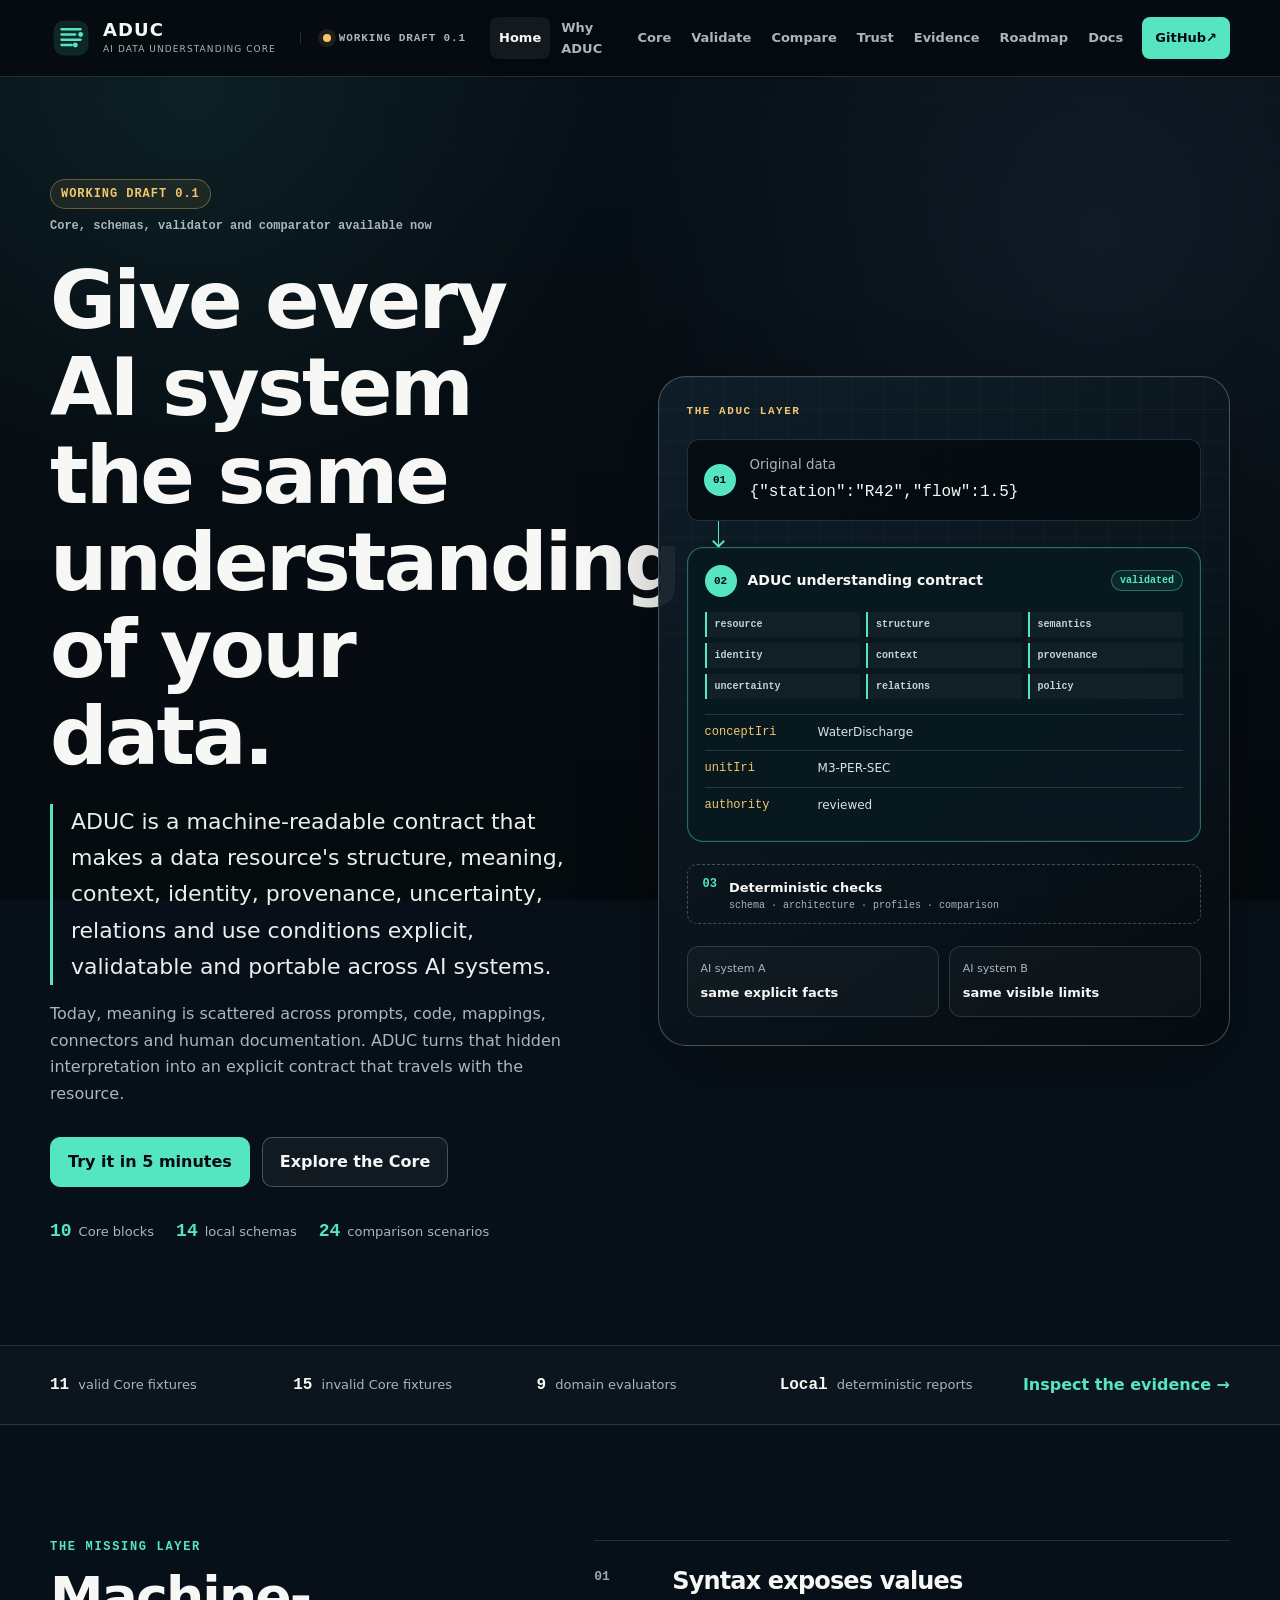
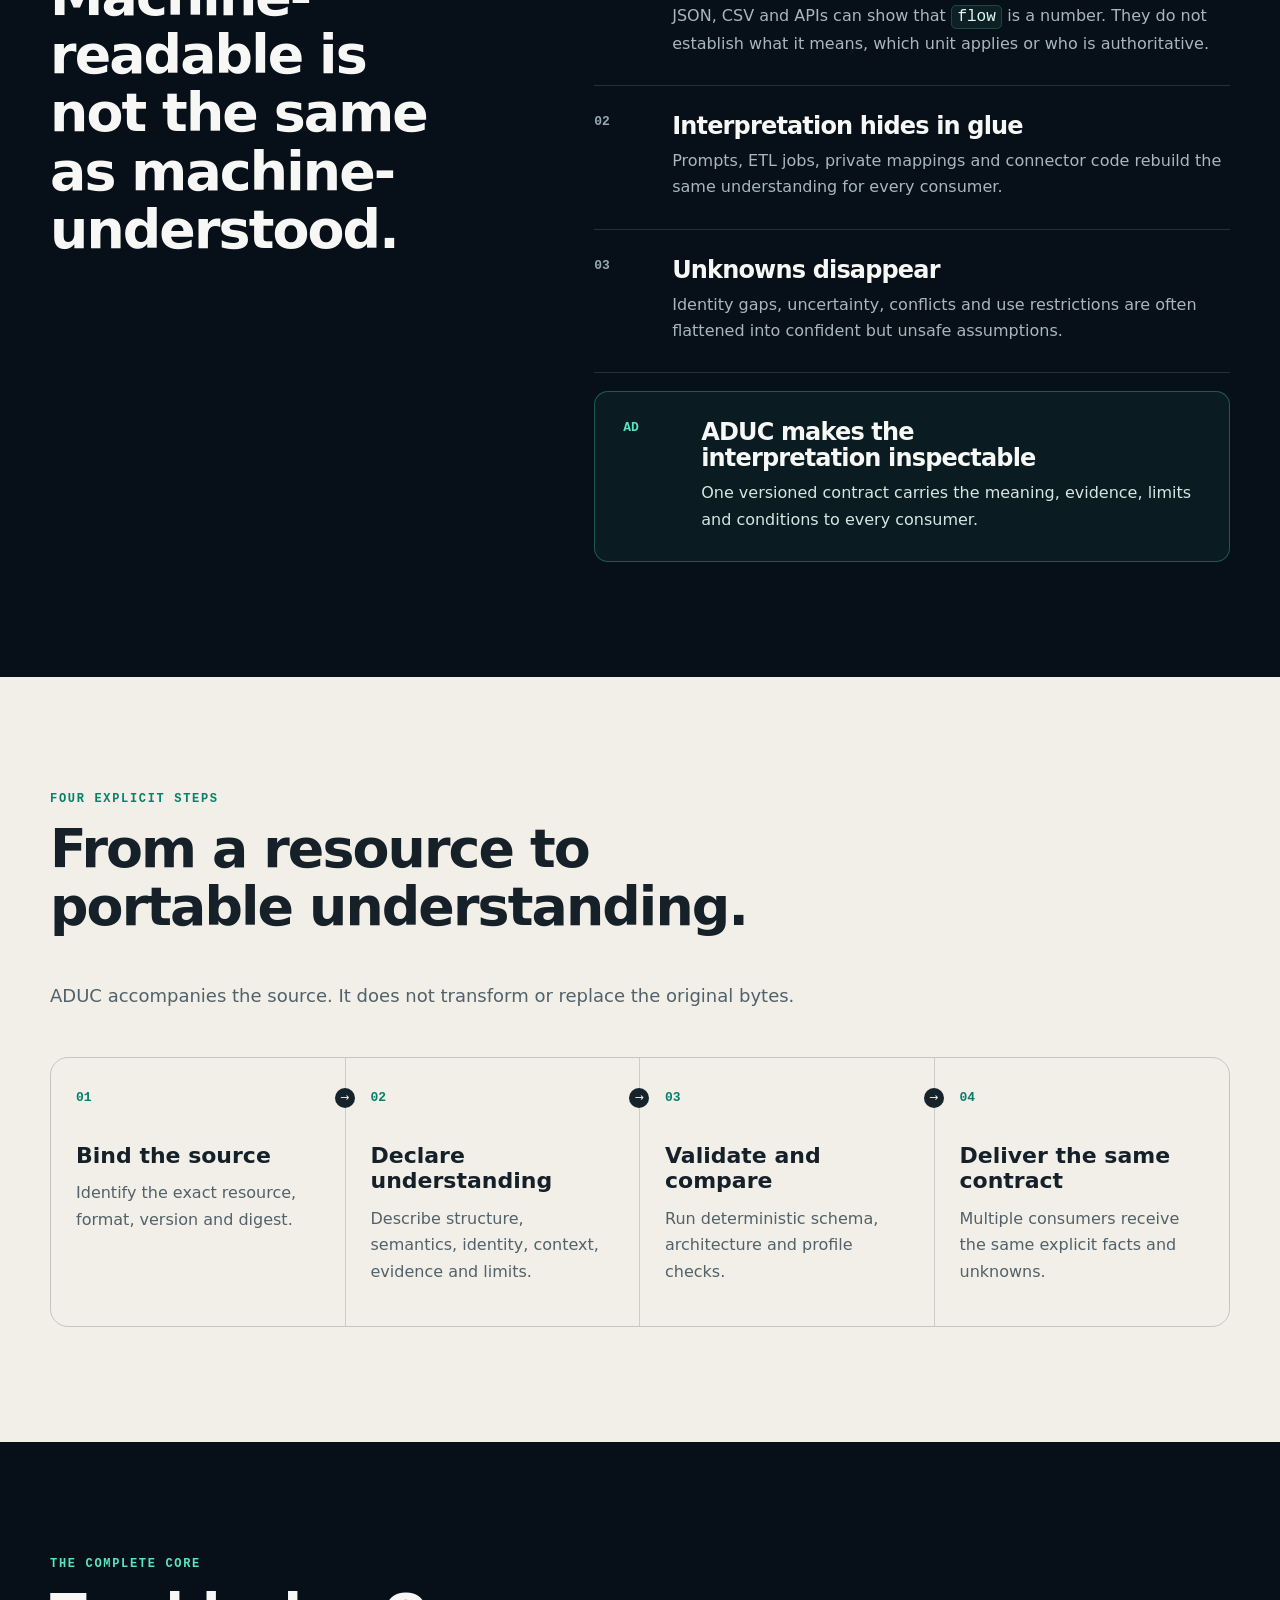
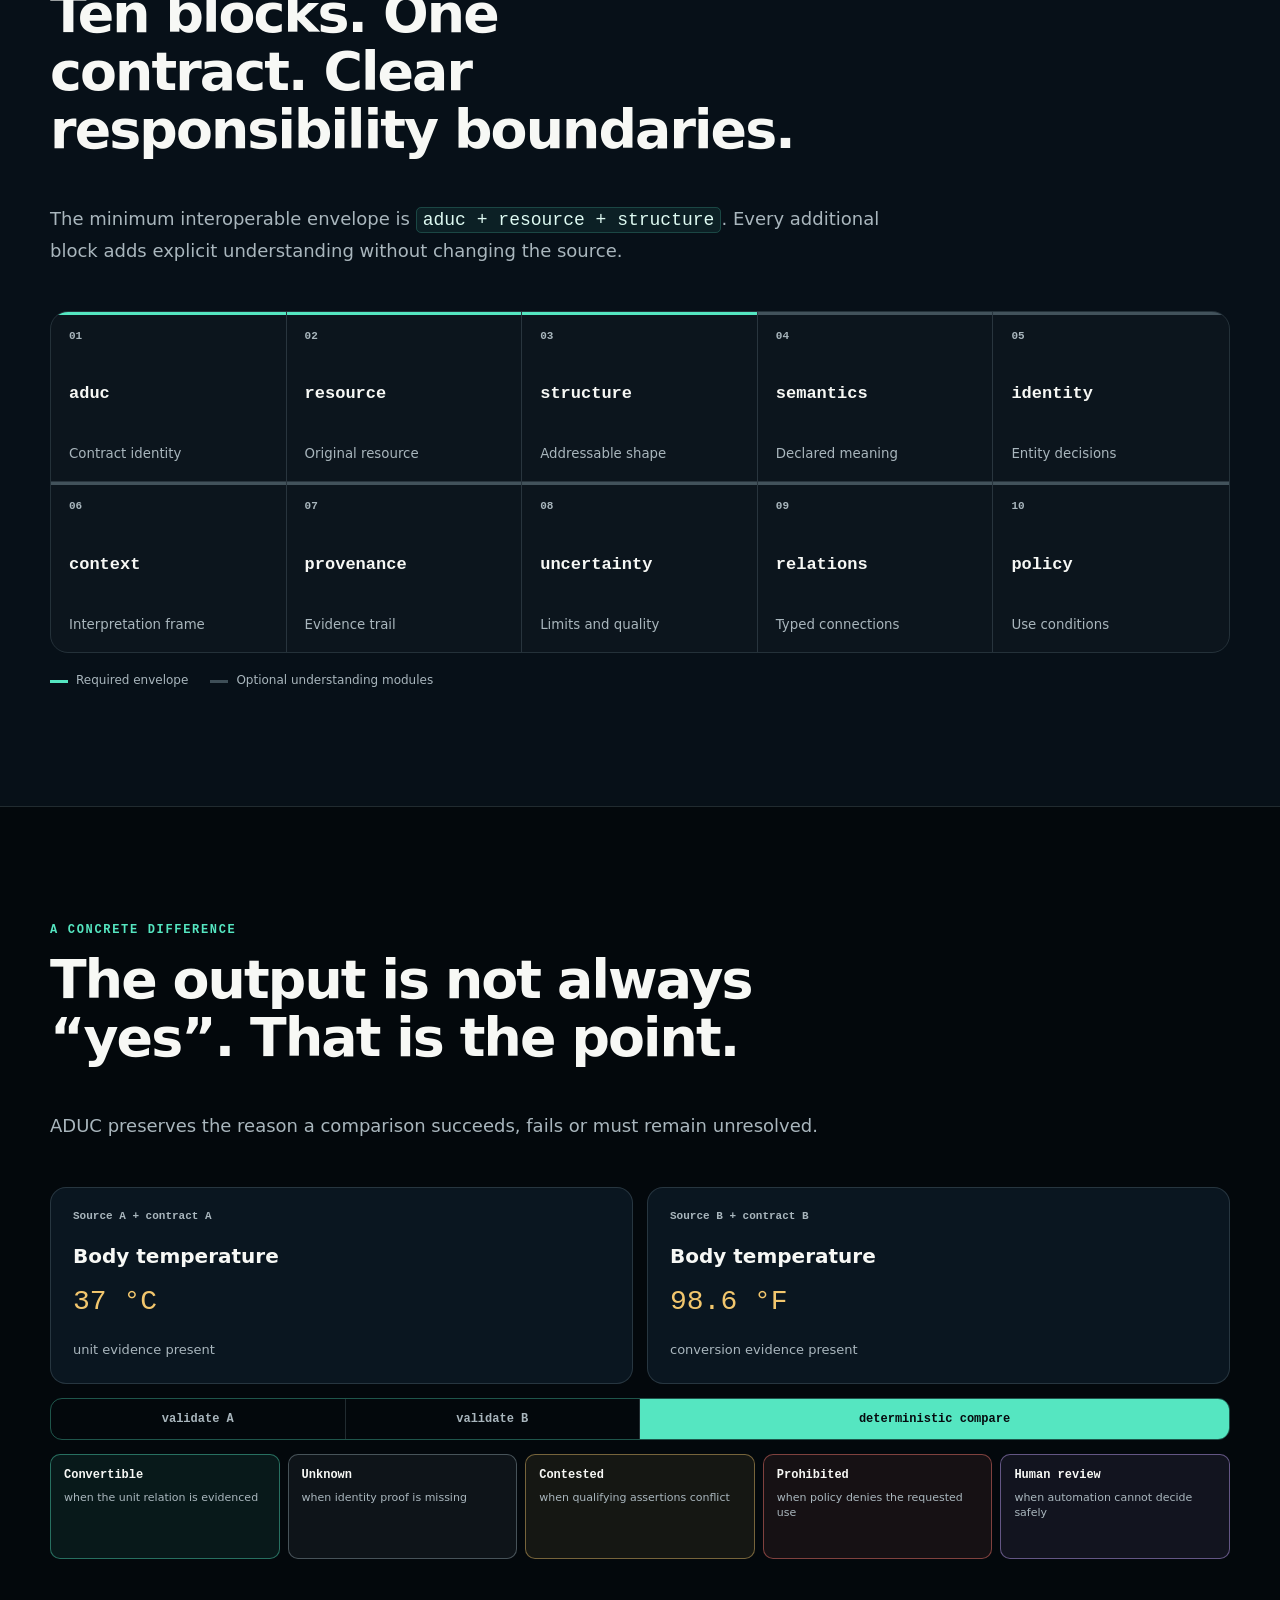
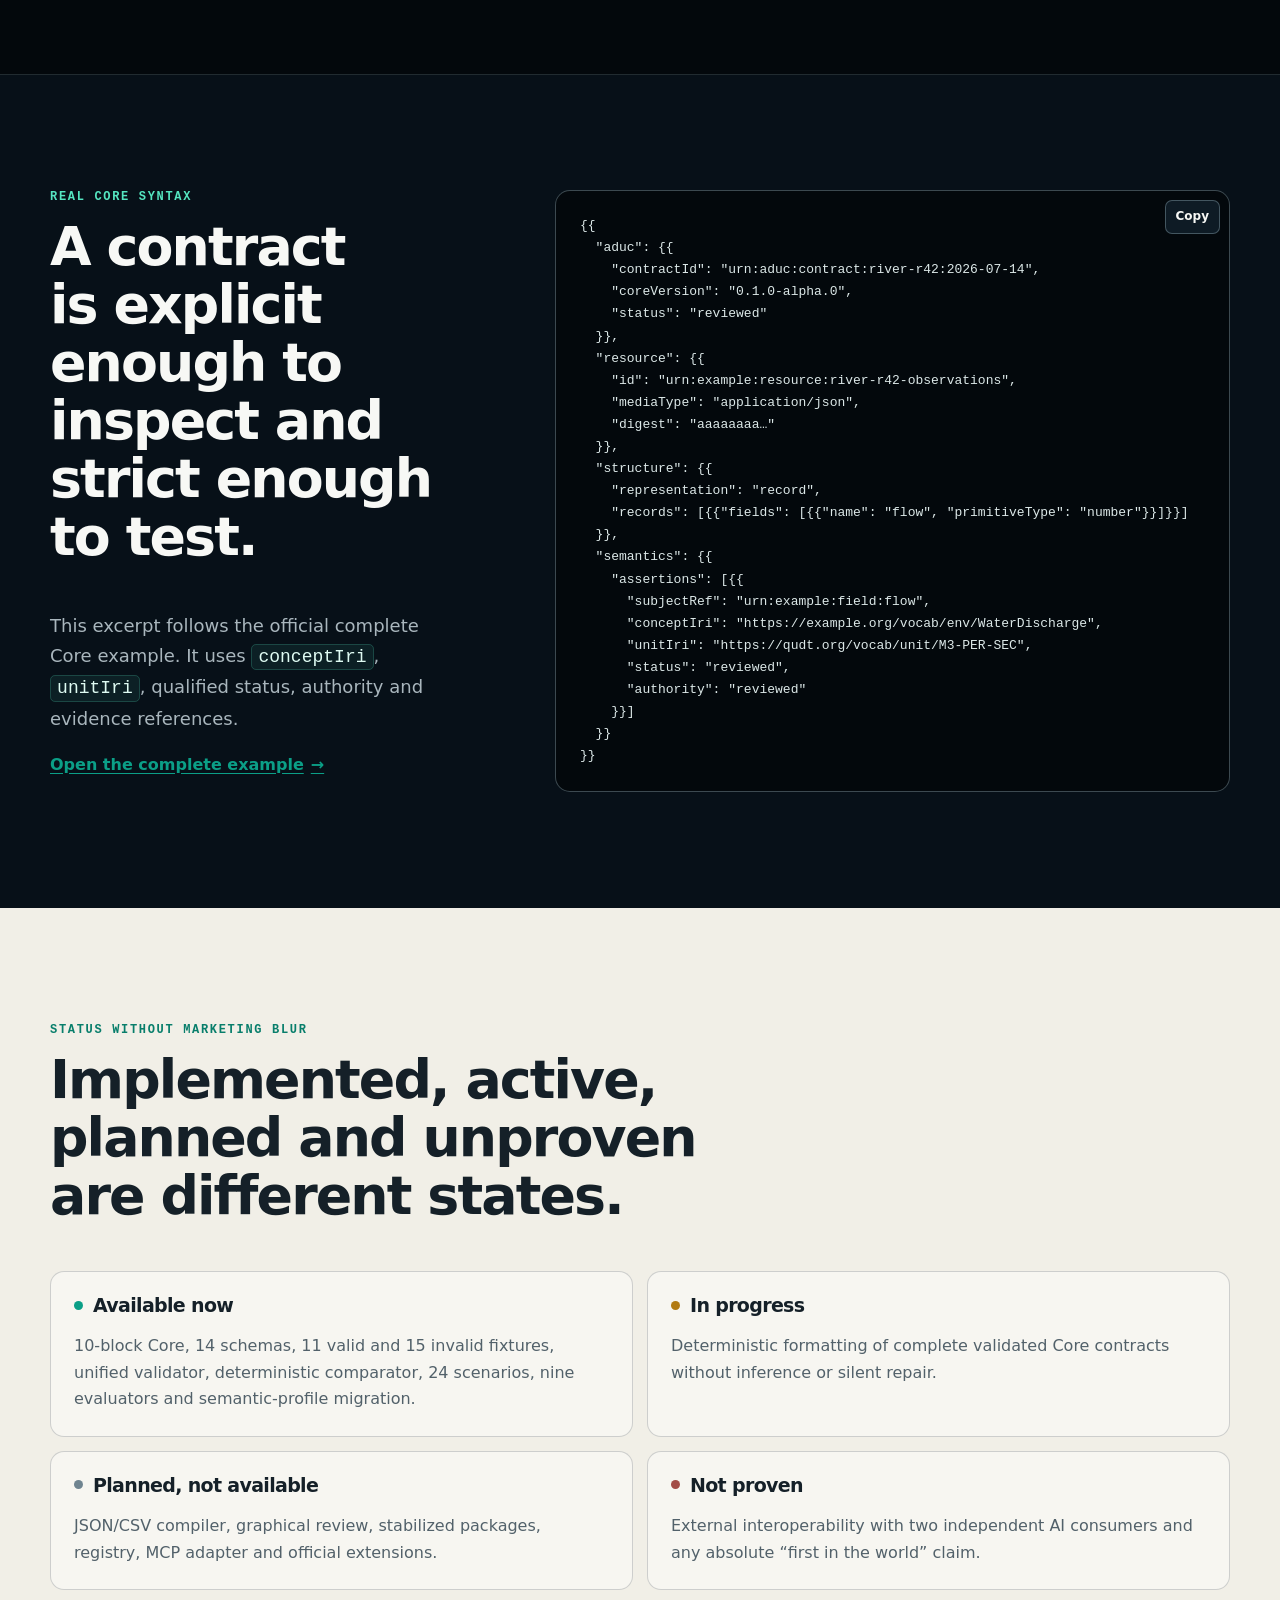
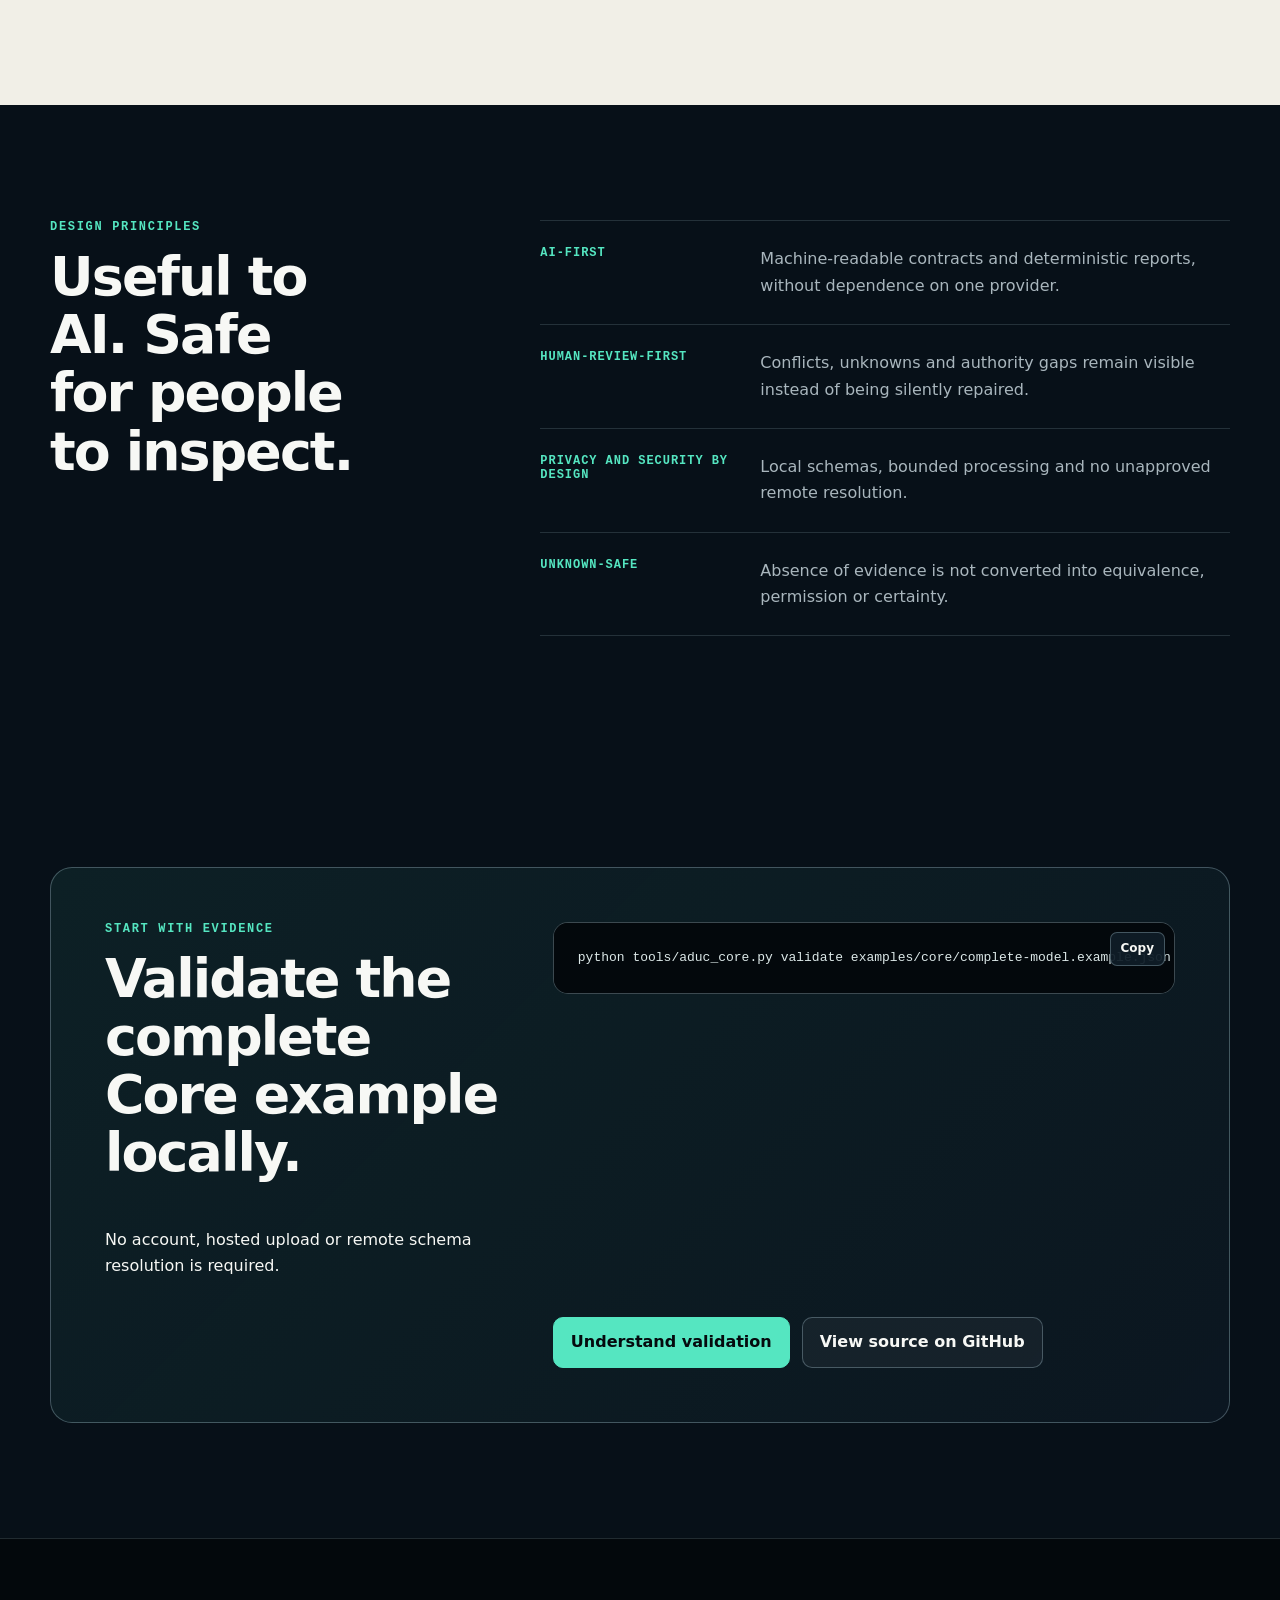
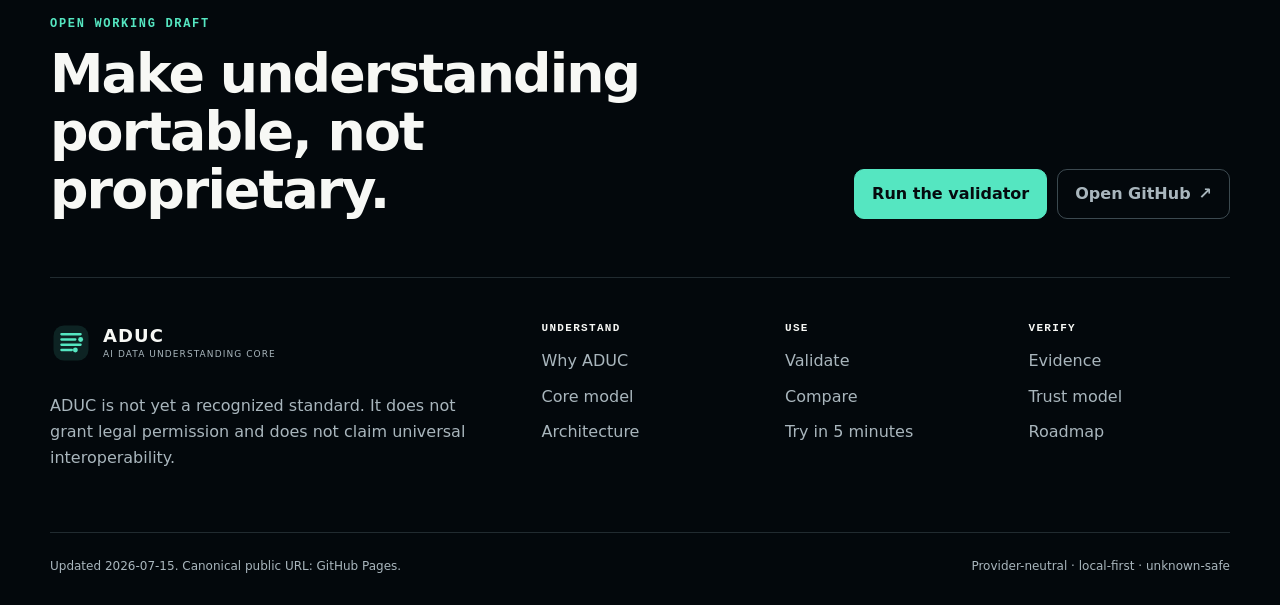
<file: website/index.html>
<!doctype html>
<html lang="en">
<head>
  <meta charset="utf-8">
  <meta name="viewport" content="width=device-width, initial-scale=1">
  <meta name="color-scheme" content="dark light">
  <title>ADUC — Portable data understanding for AI systems</title>
  <meta name="description" content="ADUC makes data structure, meaning, context, identity, provenance, uncertainty, relations and use conditions explicit and portable across AI systems.">
  <meta name="theme-color" content="#071018">
  <link rel="canonical" href="https://bacoul.github.io/AI-Data-Understanding-Core-ADUC/">
  <meta property="og:type" content="website">
  <meta property="og:title" content="ADUC — Portable data understanding for AI systems">
  <meta property="og:description" content="ADUC makes data structure, meaning, context, identity, provenance, uncertainty, relations and use conditions explicit and portable across AI systems.">
  <meta property="og:url" content="https://bacoul.github.io/AI-Data-Understanding-Core-ADUC/">
  <meta property="og:site_name" content="ADUC">
  <meta name="twitter:card" content="summary_large_image">
  <meta name="twitter:title" content="ADUC — Portable data understanding for AI systems">
  <meta name="twitter:description" content="ADUC makes data structure, meaning, context, identity, provenance, uncertainty, relations and use conditions explicit and portable across AI systems.">
  <script>document.documentElement.classList.add('js');</script>
  <link rel="stylesheet" href="assets/styles.css">
  <script defer src="assets/app.js"></script>
  <script type="application/ld+json">[{"@context":"https://schema.org","@type":"Organization","name":"AI Data Understanding Core","alternateName":"ADUC","url":"https://bacoul.github.io/AI-Data-Understanding-Core-ADUC/","sameAs":["https://github.com/BACOUL/AI-Data-Understanding-Core-ADUC"]},{"@context":"https://schema.org","@type":"WebSite","name":"ADUC","url":"https://bacoul.github.io/AI-Data-Understanding-Core-ADUC/","description":"Working Draft documentation for portable AI data understanding contracts."},{"@context":"https://schema.org","@type":"WebSite","headline":"ADUC — Portable data understanding for AI systems","description":"ADUC makes data structure, meaning, context, identity, provenance, uncertainty, relations and use conditions explicit and portable across AI systems.","url":"https://bacoul.github.io/AI-Data-Understanding-Core-ADUC/","dateModified":"2026-07-15","isAccessibleForFree":true,"about":["AI data interoperability","AI-readable data contract","portable data understanding","deterministic AI data validation","AI data provenance","multi-model data consistency"]}]</script>
</head>
<body data-page="index.html">
<a class="skip-link" href="#main">Skip to content</a>
<header class="site-header" data-site-header>
  <div class="shell header-row">
    <a class="brand" href="index.html" aria-label="ADUC home">
      <svg class="brand-symbol" viewBox="0 0 48 48" aria-hidden="true" focusable="false">
  <rect x="4" y="4" width="40" height="40" rx="12" fill="currentColor" opacity=".12"/>
  <path d="M13 14h22M13 20h16M13 26h22M13 32h12" fill="none" stroke="currentColor" stroke-width="2.6" stroke-linecap="round"/>
  <circle cx="35" cy="20" r="2.8" fill="currentColor"/>
  <circle cx="29" cy="32" r="2.8" fill="currentColor"/>
</svg>
      <span class="brand-wordmark"><strong>ADUC</strong><small>AI Data Understanding Core</small></span>
    </a>
    <div class="header-status" aria-label="Project status">
      <span class="status-pulse" aria-hidden="true"></span>
      Working Draft 0.1
    </div>
    <button class="nav-toggle" type="button" aria-expanded="false" aria-controls="primary-navigation" data-nav-toggle>
      <span class="sr-only">Open navigation</span>
      <span class="nav-toggle-lines" aria-hidden="true"><i></i><i></i></span>
    </button>
    <nav class="site-nav" id="primary-navigation" aria-label="Primary navigation" data-site-nav>
      <a href="index.html" aria-current="page">Home</a><a href="why-aduc.html">Why ADUC</a><a href="core.html">Core</a><a href="validate.html">Validate</a><a href="compare.html">Compare</a><a href="trust.html">Trust</a><a href="evidence.html">Evidence</a><a href="roadmap.html">Roadmap</a><a href="docs.html">Docs</a><a class="nav-github" href="https://github.com/BACOUL/AI-Data-Understanding-Core-ADUC">GitHub <span aria-hidden="true">↗</span></a>
    </nav>
  </div>
</header>
<main id="main">
<section class="home-hero">
  <div class="shell home-hero-grid">
    <div class="hero-copy">
      <div class="hero-meta"><span class="draft-badge">Working Draft 0.1</span><span>Core, schemas, validator and comparator available now</span></div>
      <h1>Give every AI system the same understanding of your data.</h1>
      <p class="hero-definition">ADUC is a machine-readable contract that makes a data resource's structure, meaning, context, identity, provenance, uncertainty, relations and use conditions explicit, validatable and portable across AI systems.</p>
      <p class="hero-support">Today, meaning is scattered across prompts, code, mappings, connectors and human documentation. ADUC turns that hidden interpretation into an explicit contract that travels with the resource.</p>
      <div class="hero-actions">
        <a class="button primary" href="docs.html">Try it in 5 minutes</a>
        <a class="button secondary" href="core.html">Explore the Core</a>
      </div>
      <div class="hero-quickproof" aria-label="Current implementation">
        <span><strong>10</strong> Core blocks</span><span><strong>14</strong> local schemas</span><span><strong>24</strong> comparison scenarios</span>
      </div>
    </div>
    <div class="understanding-stage" aria-label="Original data becomes portable understanding through an ADUC contract">
      <div class="stage-label">The ADUC layer</div>
      <div class="stage-source">
        <span class="stage-index">01</span>
        <div><small>Original data</small><code>{"station":"R42","flow":1.5}</code></div>
      </div>
      <div class="stage-connector" aria-hidden="true"><span></span></div>
      <div class="stage-contract">
        <div class="contract-header"><span class="stage-index">02</span><strong>ADUC understanding contract</strong><span class="state-chip state-valid">validated</span></div>
        <div class="contract-lines"><span>resource</span><span>structure</span><span>semantics</span><span>identity</span><span>context</span><span>provenance</span><span>uncertainty</span><span>relations</span><span>policy</span></div>
        <div class="contract-fact"><code>conceptIri</code><span>WaterDischarge</span></div>
        <div class="contract-fact"><code>unitIri</code><span>M3-PER-SEC</span></div>
        <div class="contract-fact"><code>authority</code><span>reviewed</span></div>
      </div>
      <div class="stage-checks"><span>03</span><strong>Deterministic checks</strong><em>schema · architecture · profiles · comparison</em></div>
      <div class="stage-consumers">
        <div><span>AI system A</span><strong>same explicit facts</strong></div>
        <div><span>AI system B</span><strong>same visible limits</strong></div>
      </div>
    </div>
  </div>
</section>

<section class="proof-ribbon" aria-label="Implemented evidence">
  <div class="shell proof-ribbon-grid"><span><strong>11</strong> valid Core fixtures</span><span><strong>15</strong> invalid Core fixtures</span><span><strong>9</strong> domain evaluators</span><span><strong>Local</strong> deterministic reports</span><a href="evidence.html">Inspect the evidence <b aria-hidden="true">→</b></a></div>
</section>

<section class="section problem-section">
  <div class="shell section-split">
    <div class="section-heading sticky-heading"><p class="eyebrow">The missing layer</p><h2>Machine-readable is not the same as machine-understood.</h2></div>
    <div class="problem-ledger">
      <article><span>01</span><div><h3>Syntax exposes values</h3><p>JSON, CSV and APIs can show that <code>flow</code> is a number. They do not establish what it means, which unit applies or who is authoritative.</p></div></article>
      <article><span>02</span><div><h3>Interpretation hides in glue</h3><p>Prompts, ETL jobs, private mappings and connector code rebuild the same understanding for every consumer.</p></div></article>
      <article><span>03</span><div><h3>Unknowns disappear</h3><p>Identity gaps, uncertainty, conflicts and use restrictions are often flattened into confident but unsafe assumptions.</p></div></article>
      <article class="problem-answer"><span>AD</span><div><h3>ADUC makes the interpretation inspectable</h3><p>One versioned contract carries the meaning, evidence, limits and conditions to every consumer.</p></div></article>
    </div>
  </div>
</section>

<section class="section section-paper" id="how-it-works">
  <div class="shell">
    <div class="section-heading wide"><p class="eyebrow">Four explicit steps</p><h2>From a resource to portable understanding.</h2><p>ADUC accompanies the source. It does not transform or replace the original bytes.</p></div>
    <ol class="protocol-rail">
      <li><span>01</span><strong>Bind the source</strong><p>Identify the exact resource, format, version and digest.</p></li>
      <li><span>02</span><strong>Declare understanding</strong><p>Describe structure, semantics, identity, context, evidence and limits.</p></li>
      <li><span>03</span><strong>Validate and compare</strong><p>Run deterministic schema, architecture and profile checks.</p></li>
      <li><span>04</span><strong>Deliver the same contract</strong><p>Multiple consumers receive the same explicit facts and unknowns.</p></li>
    </ol>
  </div>
</section>

<section class="section core-section">
  <div class="shell">
    <div class="section-heading wide"><p class="eyebrow">The complete Core</p><h2>Ten blocks. One contract. Clear responsibility boundaries.</h2><p>The minimum interoperable envelope is <code>aduc + resource + structure</code>. Every additional block adds explicit understanding without changing the source.</p></div>
    <div class="core-spine" aria-label="The ten ADUC Core blocks"><a href="core.html#aduc" class="core-node" data-required="required"><span>01</span><strong>aduc</strong><small>Contract identity</small></a><a href="core.html#resource" class="core-node" data-required="required"><span>02</span><strong>resource</strong><small>Original resource</small></a><a href="core.html#structure" class="core-node" data-required="required"><span>03</span><strong>structure</strong><small>Addressable shape</small></a><a href="core.html#semantics" class="core-node" data-required="optional"><span>04</span><strong>semantics</strong><small>Declared meaning</small></a><a href="core.html#identity" class="core-node" data-required="optional"><span>05</span><strong>identity</strong><small>Entity decisions</small></a><a href="core.html#context" class="core-node" data-required="optional"><span>06</span><strong>context</strong><small>Interpretation frame</small></a><a href="core.html#provenance" class="core-node" data-required="optional"><span>07</span><strong>provenance</strong><small>Evidence trail</small></a><a href="core.html#uncertainty" class="core-node" data-required="optional"><span>08</span><strong>uncertainty</strong><small>Limits and quality</small></a><a href="core.html#relations" class="core-node" data-required="optional"><span>09</span><strong>relations</strong><small>Typed connections</small></a><a href="core.html#policy" class="core-node" data-required="optional"><span>10</span><strong>policy</strong><small>Use conditions</small></a></div>
    <div class="core-legend"><span><i class="legend-required"></i> Required envelope</span><span><i class="legend-optional"></i> Optional understanding modules</span></div>
  </div>
</section>

<section class="section section-ink demo-section">
  <div class="shell">
    <div class="section-heading wide"><p class="eyebrow">A concrete difference</p><h2>The output is not always “yes”. That is the point.</h2><p>ADUC preserves the reason a comparison succeeds, fails or must remain unresolved.</p></div>
    <div class="comparison-workbench">
      <div class="workbench-source source-a"><small>Source A + contract A</small><strong>Body temperature</strong><code>37 °C</code><span>unit evidence present</span></div>
      <div class="workbench-source source-b"><small>Source B + contract B</small><strong>Body temperature</strong><code>98.6 °F</code><span>conversion evidence present</span></div>
      <div class="workbench-engine"><span>validate A</span><span>validate B</span><strong>deterministic compare</strong></div>
      <div class="workbench-outcomes">
        <div class="outcome outcome-valid"><b>Convertible</b><span>when the unit relation is evidenced</span></div>
        <div class="outcome outcome-unknown"><b>Unknown</b><span>when identity proof is missing</span></div>
        <div class="outcome outcome-contested"><b>Contested</b><span>when qualifying assertions conflict</span></div>
        <div class="outcome outcome-prohibited"><b>Prohibited</b><span>when policy denies the requested use</span></div>
        <div class="outcome outcome-review"><b>Human review</b><span>when automation cannot decide safely</span></div>
      </div>
    </div>
  </div>
</section>

<section class="section example-section">
  <div class="shell example-grid">
    <div class="section-heading"><p class="eyebrow">Real Core syntax</p><h2>A contract is explicit enough to inspect and strict enough to test.</h2><p>This excerpt follows the official complete Core example. It uses <code>conceptIri</code>, <code>unitIri</code>, qualified status, authority and evidence references.</p><a class="text-link" href="example.html">Open the complete example <span aria-hidden="true">→</span></a></div>
    <div class="code-frame"><button class="copy-button" type="button" data-copy-target="#home-contract">Copy</button><pre class="code-block" id="home-contract"><code>{{
  &quot;aduc&quot;: {{
    &quot;contractId&quot;: &quot;urn:aduc:contract:river-r42:2026-07-14&quot;,
    &quot;coreVersion&quot;: &quot;0.1.0-alpha.0&quot;,
    &quot;status&quot;: &quot;reviewed&quot;
  }},
  &quot;resource&quot;: {{
    &quot;id&quot;: &quot;urn:example:resource:river-r42-observations&quot;,
    &quot;mediaType&quot;: &quot;application/json&quot;,
    &quot;digest&quot;: &quot;aaaaaaaa…&quot;
  }},
  &quot;structure&quot;: {{
    &quot;representation&quot;: &quot;record&quot;,
    &quot;records&quot;: [{{&quot;fields&quot;: [{{&quot;name&quot;: &quot;flow&quot;, &quot;primitiveType&quot;: &quot;number&quot;}}]}}]
  }},
  &quot;semantics&quot;: {{
    &quot;assertions&quot;: [{{
      &quot;subjectRef&quot;: &quot;urn:example:field:flow&quot;,
      &quot;conceptIri&quot;: &quot;https://example.org/vocab/env/WaterDischarge&quot;,
      &quot;unitIri&quot;: &quot;https://qudt.org/vocab/unit/M3-PER-SEC&quot;,
      &quot;status&quot;: &quot;reviewed&quot;,
      &quot;authority&quot;: &quot;reviewed&quot;
    }}]
  }}
}}</code></pre></div>
  </div>
</section>

<section class="section section-paper status-section">
  <div class="shell">
    <div class="section-heading wide"><p class="eyebrow">Status without marketing blur</p><h2>Implemented, active, planned and unproven are different states.</h2></div>
    <div class="status-board">
      <article class="status-lane lane-now"><header><span></span><h3>Available now</h3></header><p>10-block Core, 14 schemas, 11 valid and 15 invalid fixtures, unified validator, deterministic comparator, 24 scenarios, nine evaluators and semantic-profile migration.</p></article>
      <article class="status-lane lane-progress"><header><span></span><h3>In progress</h3></header><p>Deterministic formatting of complete validated Core contracts without inference or silent repair.</p></article>
      <article class="status-lane lane-planned"><header><span></span><h3>Planned, not available</h3></header><p>JSON/CSV compiler, graphical review, stabilized packages, registry, MCP adapter and official extensions.</p></article>
      <article class="status-lane lane-proof"><header><span></span><h3>Not proven</h3></header><p>External interoperability with two independent AI consumers and any absolute “first in the world” claim.</p></article>
    </div>
  </div>
</section>

<section class="section principles-section">
  <div class="shell principles-layout">
    <div class="section-heading"><p class="eyebrow">Design principles</p><h2>Useful to AI. Safe for people to inspect.</h2></div>
    <div class="principle-list">
      <article><span>AI-first</span><p>Machine-readable contracts and deterministic reports, without dependence on one provider.</p></article>
      <article><span>Human-review-first</span><p>Conflicts, unknowns and authority gaps remain visible instead of being silently repaired.</p></article>
      <article><span>Privacy and security by design</span><p>Local schemas, bounded processing and no unapproved remote resolution.</p></article>
      <article><span>Unknown-safe</span><p>Absence of evidence is not converted into equivalence, permission or certainty.</p></article>
    </div>
  </div>
</section>

<section class="section final-cta"><div class="shell final-cta-box"><div><p class="eyebrow">Start with evidence</p><h2>Validate the complete Core example locally.</h2><p>No account, hosted upload or remote schema resolution is required.</p></div><div class="code-frame"><button class="copy-button" type="button" data-copy-target="#home-command">Copy</button><pre class="code-block" id="home-command"><code>python tools/aduc_core.py validate examples/core/complete-model.example.json</code></pre></div><div class="hero-actions"><a class="button primary" href="validate.html">Understand validation</a><a class="button secondary" href="https://github.com/BACOUL/AI-Data-Understanding-Core-ADUC">View source on GitHub</a></div></div></section>
</main>
<footer class="site-footer">
  <div class="shell footer-callout">
    <div>
      <p class="eyebrow">Open Working Draft</p>
      <h2>Make understanding portable, not proprietary.</h2>
    </div>
    <div class="footer-actions">
      <a class="button primary" href="docs.html">Run the validator</a>
      <a class="button quiet" href="https://github.com/BACOUL/AI-Data-Understanding-Core-ADUC">Open GitHub <span aria-hidden="true">↗</span></a>
    </div>
  </div>
  <div class="shell footer-grid">
    <div class="footer-intro">
      <a class="brand" href="index.html"><svg class="brand-symbol" viewBox="0 0 48 48" aria-hidden="true" focusable="false">
  <rect x="4" y="4" width="40" height="40" rx="12" fill="currentColor" opacity=".12"/>
  <path d="M13 14h22M13 20h16M13 26h22M13 32h12" fill="none" stroke="currentColor" stroke-width="2.6" stroke-linecap="round"/>
  <circle cx="35" cy="20" r="2.8" fill="currentColor"/>
  <circle cx="29" cy="32" r="2.8" fill="currentColor"/>
</svg><span class="brand-wordmark"><strong>ADUC</strong><small>AI Data Understanding Core</small></span></a>
      <p>ADUC is not yet a recognized standard. It does not grant legal permission and does not claim universal interoperability.</p>
    </div>
    <div><h2>Understand</h2><a href="why-aduc.html">Why ADUC</a><a href="core.html">Core model</a><a href="architecture.html">Architecture</a></div>
    <div><h2>Use</h2><a href="validate.html">Validate</a><a href="compare.html">Compare</a><a href="docs.html">Try in 5 minutes</a></div>
    <div><h2>Verify</h2><a href="evidence.html">Evidence</a><a href="trust.html">Trust model</a><a href="roadmap.html">Roadmap</a></div>
  </div>
  <div class="shell footer-bottom"><span>Updated 2026-07-15. Canonical public URL: GitHub Pages.</span><span>Provider-neutral · local-first · unknown-safe</span></div>
</footer>
</body>
</html>
</file>
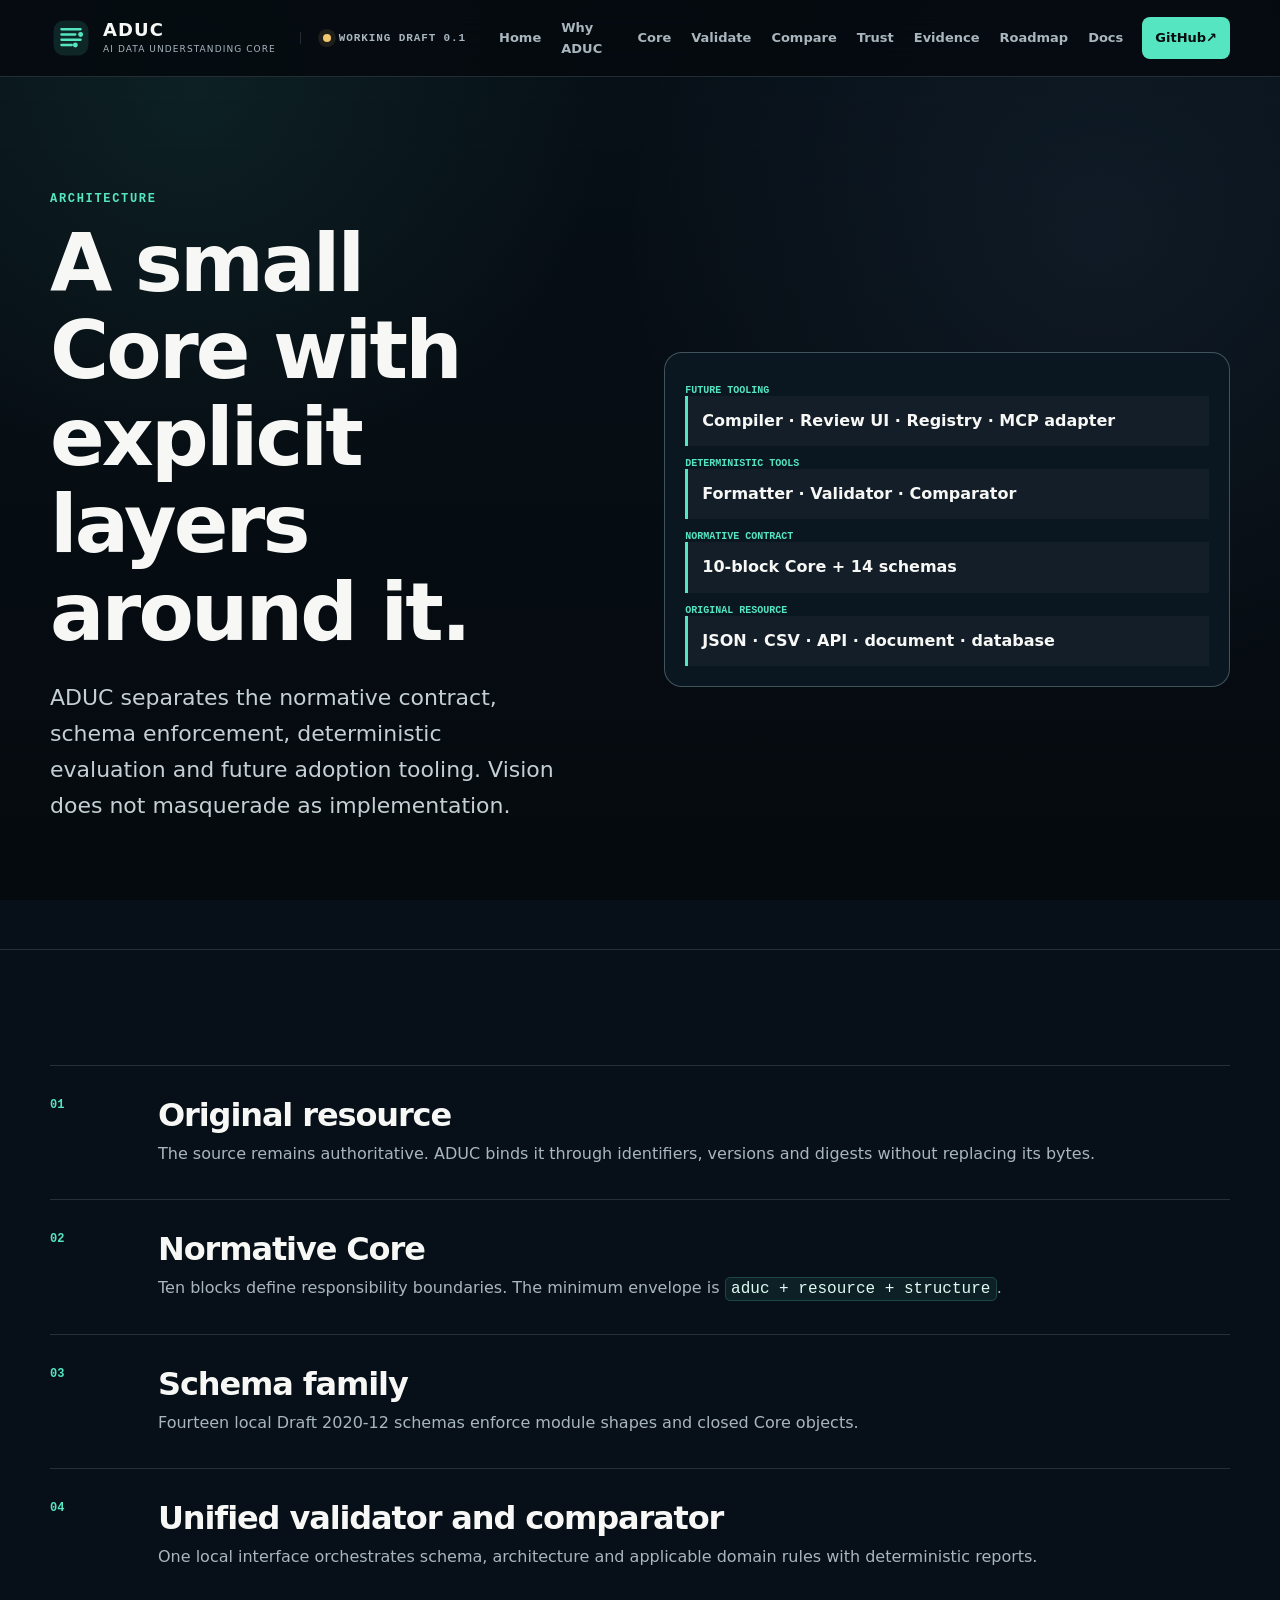
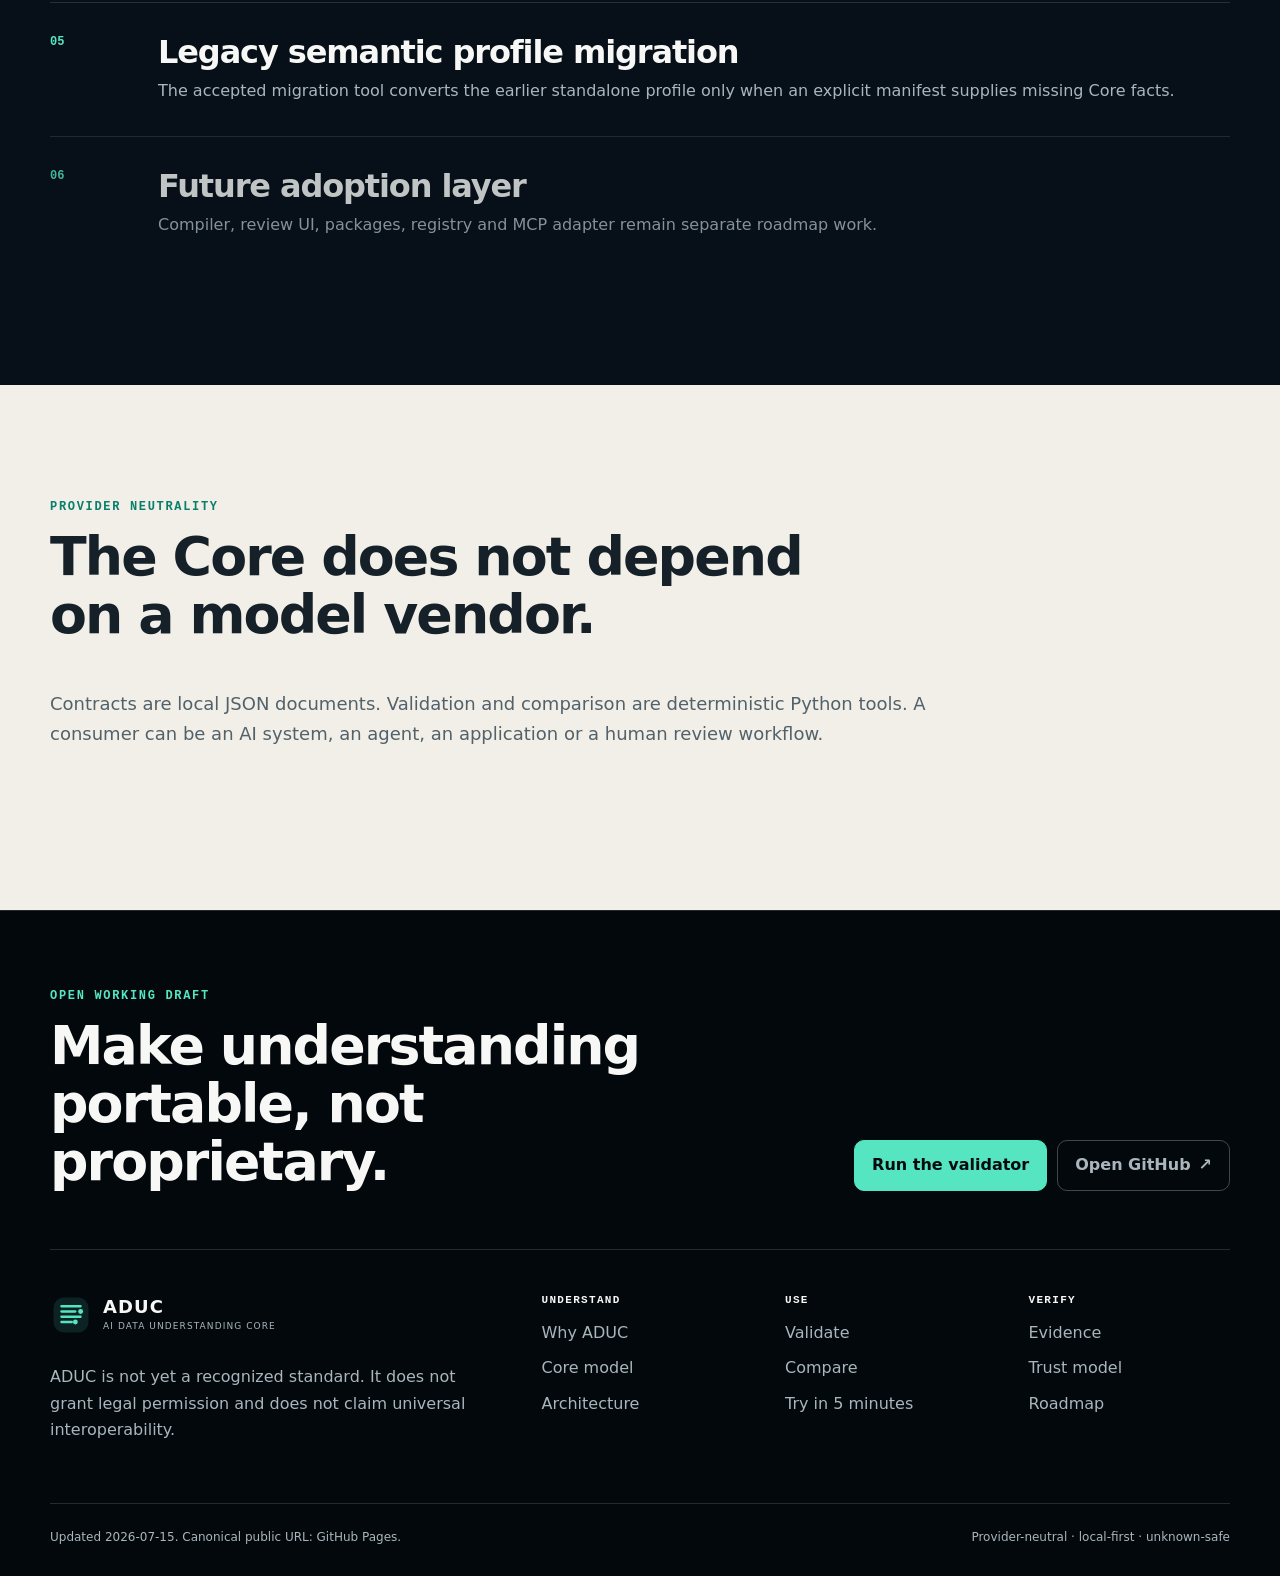
<file: website/architecture.html>
<!doctype html>
<html lang="en">
<head>
  <meta charset="utf-8">
  <meta name="viewport" content="width=device-width, initial-scale=1">
  <meta name="color-scheme" content="dark light">
  <title>ADUC architecture — Core, schemas, tools and future layers</title>
  <meta name="description" content="Understand the boundary between the ADUC normative Core, schemas, validator, comparator, migration and future tooling.">
  <meta name="theme-color" content="#071018">
  <link rel="canonical" href="https://bacoul.github.io/AI-Data-Understanding-Core-ADUC/architecture.html">
  <meta property="og:type" content="website">
  <meta property="og:title" content="ADUC architecture — Core, schemas, tools and future layers">
  <meta property="og:description" content="Understand the boundary between the ADUC normative Core, schemas, validator, comparator, migration and future tooling.">
  <meta property="og:url" content="https://bacoul.github.io/AI-Data-Understanding-Core-ADUC/architecture.html">
  <meta property="og:site_name" content="ADUC">
  <meta name="twitter:card" content="summary_large_image">
  <meta name="twitter:title" content="ADUC architecture — Core, schemas, tools and future layers">
  <meta name="twitter:description" content="Understand the boundary between the ADUC normative Core, schemas, validator, comparator, migration and future tooling.">
  <script>document.documentElement.classList.add('js');</script>
  <link rel="stylesheet" href="assets/styles.css">
  <script defer src="assets/app.js"></script>
  <script type="application/ld+json">[{"@context":"https://schema.org","@type":"Organization","name":"AI Data Understanding Core","alternateName":"ADUC","url":"https://bacoul.github.io/AI-Data-Understanding-Core-ADUC/","sameAs":["https://github.com/BACOUL/AI-Data-Understanding-Core-ADUC"]},{"@context":"https://schema.org","@type":"WebSite","name":"ADUC","url":"https://bacoul.github.io/AI-Data-Understanding-Core-ADUC/","description":"Working Draft documentation for portable AI data understanding contracts."},{"@context":"https://schema.org","@type":"BreadcrumbList","itemListElement":[{"@type":"ListItem","position":1,"name":"Home","item":"https://bacoul.github.io/AI-Data-Understanding-Core-ADUC/"},{"@type":"ListItem","position":2,"name":"ADUC architecture — Core, schemas, tools and future layers","item":"https://bacoul.github.io/AI-Data-Understanding-Core-ADUC/architecture.html"}]},{"@context":"https://schema.org","@type":"TechArticle","headline":"ADUC architecture — Core, schemas, tools and future layers","description":"Understand the boundary between the ADUC normative Core, schemas, validator, comparator, migration and future tooling.","url":"https://bacoul.github.io/AI-Data-Understanding-Core-ADUC/architecture.html","dateModified":"2026-07-15","isAccessibleForFree":true,"about":["AI data interoperability","AI-readable data contract","portable data understanding","deterministic AI data validation","AI data provenance","multi-model data consistency"]}]</script>
</head>
<body data-page="architecture.html">
<a class="skip-link" href="#main">Skip to content</a>
<header class="site-header" data-site-header>
  <div class="shell header-row">
    <a class="brand" href="index.html" aria-label="ADUC home">
      <svg class="brand-symbol" viewBox="0 0 48 48" aria-hidden="true" focusable="false">
  <rect x="4" y="4" width="40" height="40" rx="12" fill="currentColor" opacity=".12"/>
  <path d="M13 14h22M13 20h16M13 26h22M13 32h12" fill="none" stroke="currentColor" stroke-width="2.6" stroke-linecap="round"/>
  <circle cx="35" cy="20" r="2.8" fill="currentColor"/>
  <circle cx="29" cy="32" r="2.8" fill="currentColor"/>
</svg>
      <span class="brand-wordmark"><strong>ADUC</strong><small>AI Data Understanding Core</small></span>
    </a>
    <div class="header-status" aria-label="Project status">
      <span class="status-pulse" aria-hidden="true"></span>
      Working Draft 0.1
    </div>
    <button class="nav-toggle" type="button" aria-expanded="false" aria-controls="primary-navigation" data-nav-toggle>
      <span class="sr-only">Open navigation</span>
      <span class="nav-toggle-lines" aria-hidden="true"><i></i><i></i></span>
    </button>
    <nav class="site-nav" id="primary-navigation" aria-label="Primary navigation" data-site-nav>
      <a href="index.html">Home</a><a href="why-aduc.html">Why ADUC</a><a href="core.html">Core</a><a href="validate.html">Validate</a><a href="compare.html">Compare</a><a href="trust.html">Trust</a><a href="evidence.html">Evidence</a><a href="roadmap.html">Roadmap</a><a href="docs.html">Docs</a><a class="nav-github" href="https://github.com/BACOUL/AI-Data-Understanding-Core-ADUC">GitHub <span aria-hidden="true">↗</span></a>
    </nav>
  </div>
</header>
<main id="main">
<section class="page-hero"><div class="shell page-hero-grid"><div><p class="eyebrow">Architecture</p><h1>A small Core with explicit layers around it.</h1><p class="page-lead">ADUC separates the normative contract, schema enforcement, deterministic evaluation and future adoption tooling. Vision does not masquerade as implementation.</p></div><div class="architecture-stack"><span>Future tooling</span><strong>Compiler · Review UI · Registry · MCP adapter</strong><span>Deterministic tools</span><strong>Formatter · Validator · Comparator</strong><span>Normative contract</span><strong>10-block Core + 14 schemas</strong><span>Original resource</span><strong>JSON · CSV · API · document · database</strong></div></div></section>
<section class="section"><div class="shell architecture-lanes"><article><span>01</span><div><h2>Original resource</h2><p>The source remains authoritative. ADUC binds it through identifiers, versions and digests without replacing its bytes.</p></div></article><article><span>02</span><div><h2>Normative Core</h2><p>Ten blocks define responsibility boundaries. The minimum envelope is <code>aduc + resource + structure</code>.</p></div></article><article><span>03</span><div><h2>Schema family</h2><p>Fourteen local Draft 2020-12 schemas enforce module shapes and closed Core objects.</p></div></article><article><span>04</span><div><h2>Unified validator and comparator</h2><p>One local interface orchestrates schema, architecture and applicable domain rules with deterministic reports.</p></div></article><article><span>05</span><div><h2>Legacy semantic profile migration</h2><p>The accepted migration tool converts the earlier standalone profile only when an explicit manifest supplies missing Core facts.</p></div></article><article class="future"><span>06</span><div><h2>Future adoption layer</h2><p>Compiler, review UI, packages, registry and MCP adapter remain separate roadmap work.</p></div></article></div></section>
<section class="section section-paper"><div class="shell"><div class="section-heading wide"><p class="eyebrow">Provider neutrality</p><h2>The Core does not depend on a model vendor.</h2><p>Contracts are local JSON documents. Validation and comparison are deterministic Python tools. A consumer can be an AI system, an agent, an application or a human review workflow.</p></div></div></section>
</main>
<footer class="site-footer">
  <div class="shell footer-callout">
    <div>
      <p class="eyebrow">Open Working Draft</p>
      <h2>Make understanding portable, not proprietary.</h2>
    </div>
    <div class="footer-actions">
      <a class="button primary" href="docs.html">Run the validator</a>
      <a class="button quiet" href="https://github.com/BACOUL/AI-Data-Understanding-Core-ADUC">Open GitHub <span aria-hidden="true">↗</span></a>
    </div>
  </div>
  <div class="shell footer-grid">
    <div class="footer-intro">
      <a class="brand" href="index.html"><svg class="brand-symbol" viewBox="0 0 48 48" aria-hidden="true" focusable="false">
  <rect x="4" y="4" width="40" height="40" rx="12" fill="currentColor" opacity=".12"/>
  <path d="M13 14h22M13 20h16M13 26h22M13 32h12" fill="none" stroke="currentColor" stroke-width="2.6" stroke-linecap="round"/>
  <circle cx="35" cy="20" r="2.8" fill="currentColor"/>
  <circle cx="29" cy="32" r="2.8" fill="currentColor"/>
</svg><span class="brand-wordmark"><strong>ADUC</strong><small>AI Data Understanding Core</small></span></a>
      <p>ADUC is not yet a recognized standard. It does not grant legal permission and does not claim universal interoperability.</p>
    </div>
    <div><h2>Understand</h2><a href="why-aduc.html">Why ADUC</a><a href="core.html">Core model</a><a href="architecture.html">Architecture</a></div>
    <div><h2>Use</h2><a href="validate.html">Validate</a><a href="compare.html">Compare</a><a href="docs.html">Try in 5 minutes</a></div>
    <div><h2>Verify</h2><a href="evidence.html">Evidence</a><a href="trust.html">Trust model</a><a href="roadmap.html">Roadmap</a></div>
  </div>
  <div class="shell footer-bottom"><span>Updated 2026-07-15. Canonical public URL: GitHub Pages.</span><span>Provider-neutral · local-first · unknown-safe</span></div>
</footer>
</body>
</html>
</file>
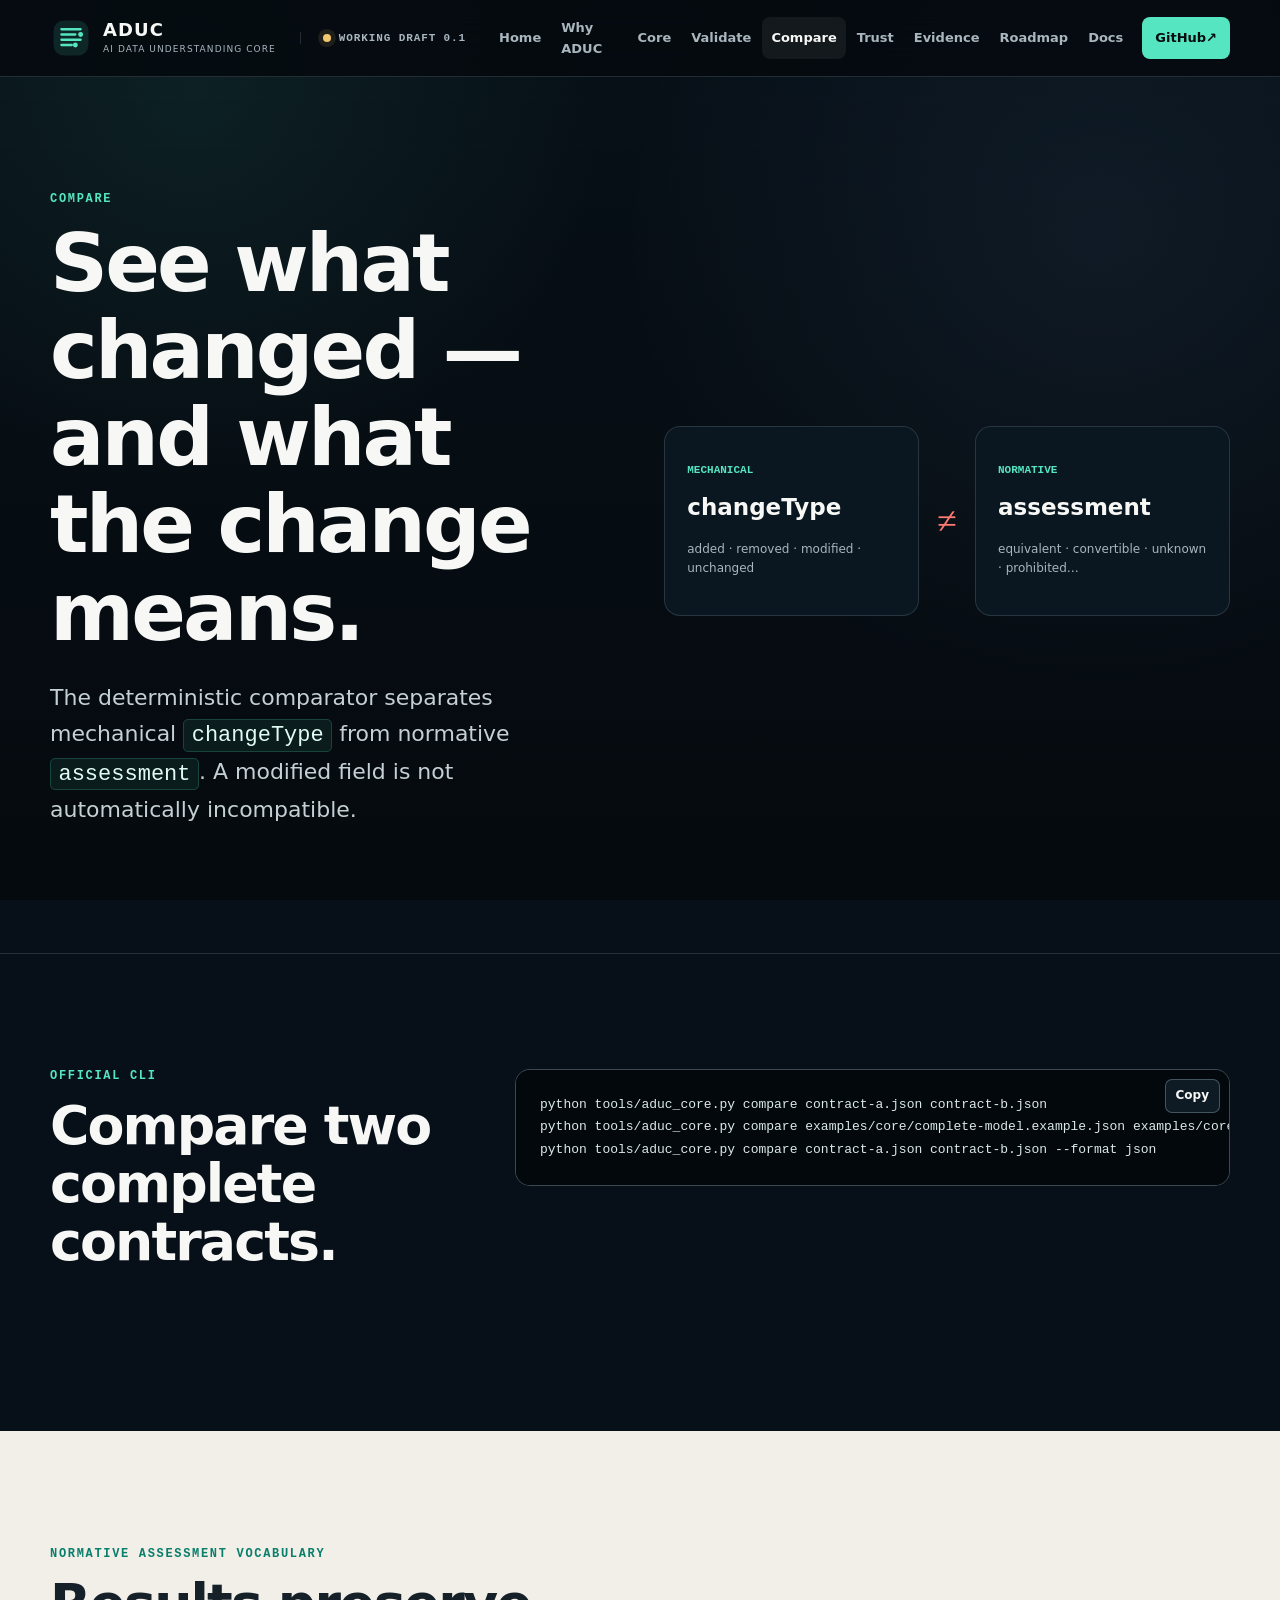
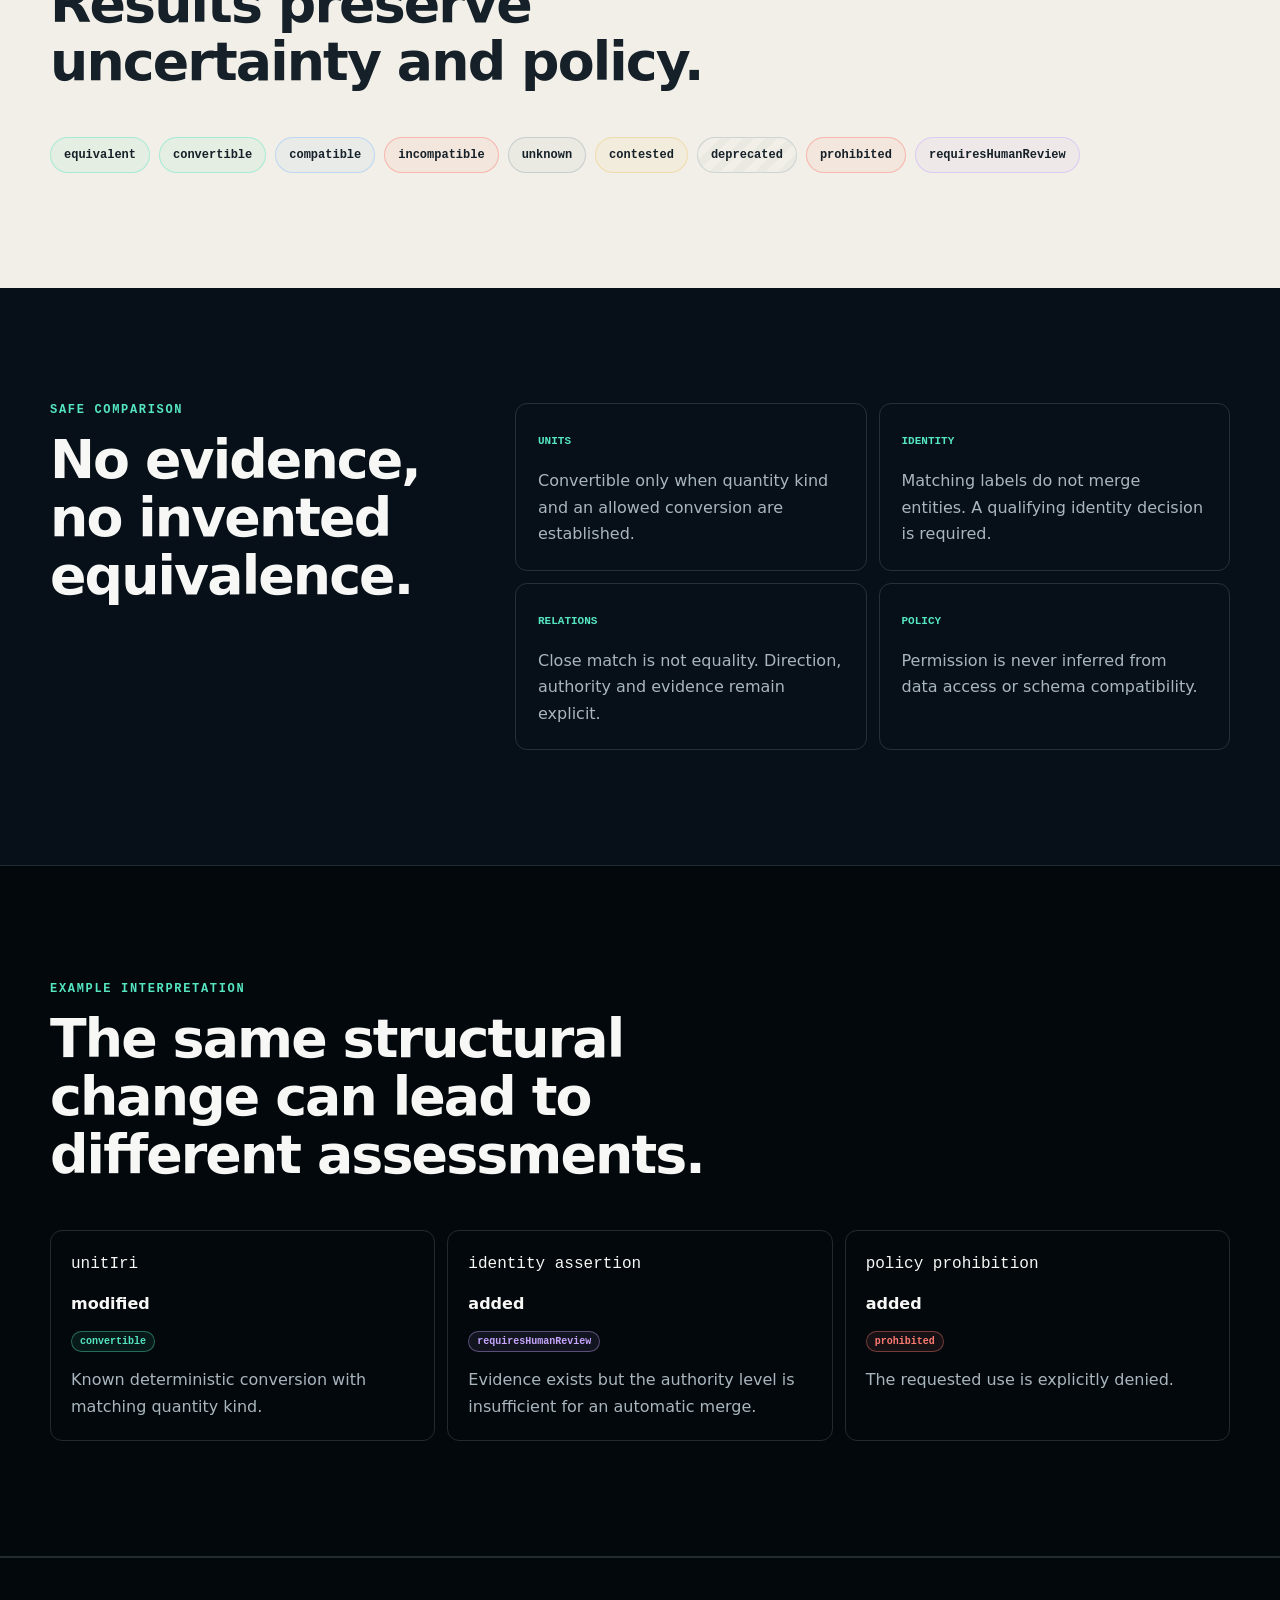
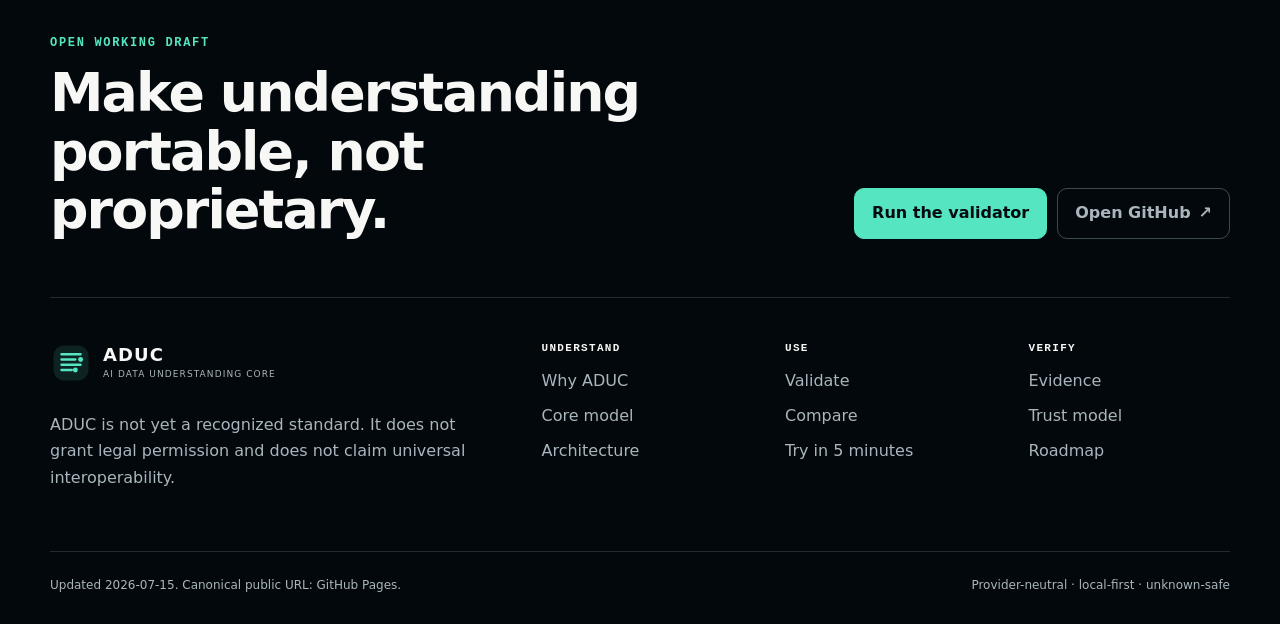
<file: website/compare.html>
<!doctype html>
<html lang="en">
<head>
  <meta charset="utf-8">
  <meta name="viewport" content="width=device-width, initial-scale=1">
  <meta name="color-scheme" content="dark light">
  <title>Compare ADUC Core contracts deterministically</title>
  <meta name="description" content="Compare complete ADUC Core contracts while separating mechanical changes from normative assessments.">
  <meta name="theme-color" content="#071018">
  <link rel="canonical" href="https://bacoul.github.io/AI-Data-Understanding-Core-ADUC/compare.html">
  <meta property="og:type" content="website">
  <meta property="og:title" content="Compare ADUC Core contracts deterministically">
  <meta property="og:description" content="Compare complete ADUC Core contracts while separating mechanical changes from normative assessments.">
  <meta property="og:url" content="https://bacoul.github.io/AI-Data-Understanding-Core-ADUC/compare.html">
  <meta property="og:site_name" content="ADUC">
  <meta name="twitter:card" content="summary_large_image">
  <meta name="twitter:title" content="Compare ADUC Core contracts deterministically">
  <meta name="twitter:description" content="Compare complete ADUC Core contracts while separating mechanical changes from normative assessments.">
  <script>document.documentElement.classList.add('js');</script>
  <link rel="stylesheet" href="assets/styles.css">
  <script defer src="assets/app.js"></script>
  <script type="application/ld+json">[{"@context":"https://schema.org","@type":"Organization","name":"AI Data Understanding Core","alternateName":"ADUC","url":"https://bacoul.github.io/AI-Data-Understanding-Core-ADUC/","sameAs":["https://github.com/BACOUL/AI-Data-Understanding-Core-ADUC"]},{"@context":"https://schema.org","@type":"WebSite","name":"ADUC","url":"https://bacoul.github.io/AI-Data-Understanding-Core-ADUC/","description":"Working Draft documentation for portable AI data understanding contracts."},{"@context":"https://schema.org","@type":"BreadcrumbList","itemListElement":[{"@type":"ListItem","position":1,"name":"Home","item":"https://bacoul.github.io/AI-Data-Understanding-Core-ADUC/"},{"@type":"ListItem","position":2,"name":"Compare ADUC Core contracts deterministically","item":"https://bacoul.github.io/AI-Data-Understanding-Core-ADUC/compare.html"}]},{"@context":"https://schema.org","@type":"SoftwareSourceCode","headline":"Compare ADUC Core contracts deterministically","description":"Compare complete ADUC Core contracts while separating mechanical changes from normative assessments.","url":"https://bacoul.github.io/AI-Data-Understanding-Core-ADUC/compare.html","dateModified":"2026-07-15","isAccessibleForFree":true,"about":["AI data interoperability","AI-readable data contract","portable data understanding","deterministic AI data validation","AI data provenance","multi-model data consistency"]}]</script>
</head>
<body data-page="compare.html">
<a class="skip-link" href="#main">Skip to content</a>
<header class="site-header" data-site-header>
  <div class="shell header-row">
    <a class="brand" href="index.html" aria-label="ADUC home">
      <svg class="brand-symbol" viewBox="0 0 48 48" aria-hidden="true" focusable="false">
  <rect x="4" y="4" width="40" height="40" rx="12" fill="currentColor" opacity=".12"/>
  <path d="M13 14h22M13 20h16M13 26h22M13 32h12" fill="none" stroke="currentColor" stroke-width="2.6" stroke-linecap="round"/>
  <circle cx="35" cy="20" r="2.8" fill="currentColor"/>
  <circle cx="29" cy="32" r="2.8" fill="currentColor"/>
</svg>
      <span class="brand-wordmark"><strong>ADUC</strong><small>AI Data Understanding Core</small></span>
    </a>
    <div class="header-status" aria-label="Project status">
      <span class="status-pulse" aria-hidden="true"></span>
      Working Draft 0.1
    </div>
    <button class="nav-toggle" type="button" aria-expanded="false" aria-controls="primary-navigation" data-nav-toggle>
      <span class="sr-only">Open navigation</span>
      <span class="nav-toggle-lines" aria-hidden="true"><i></i><i></i></span>
    </button>
    <nav class="site-nav" id="primary-navigation" aria-label="Primary navigation" data-site-nav>
      <a href="index.html">Home</a><a href="why-aduc.html">Why ADUC</a><a href="core.html">Core</a><a href="validate.html">Validate</a><a href="compare.html" aria-current="page">Compare</a><a href="trust.html">Trust</a><a href="evidence.html">Evidence</a><a href="roadmap.html">Roadmap</a><a href="docs.html">Docs</a><a class="nav-github" href="https://github.com/BACOUL/AI-Data-Understanding-Core-ADUC">GitHub <span aria-hidden="true">↗</span></a>
    </nav>
  </div>
</header>
<main id="main">
<section class="page-hero page-hero-tool"><div class="shell page-hero-grid"><div><p class="eyebrow">Compare</p><h1>See what changed — and what the change means.</h1><p class="page-lead">The deterministic comparator separates mechanical <code>changeType</code> from normative <code>assessment</code>. A modified field is not automatically incompatible.</p></div><div class="compare-signal"><div><small>Mechanical</small><strong>changeType</strong><span>added · removed · modified · unchanged</span></div><i aria-hidden="true">≠</i><div><small>Normative</small><strong>assessment</strong><span>equivalent · convertible · unknown · prohibited…</span></div></div></div></section>
<section class="section"><div class="shell command-grid"><div class="section-heading"><p class="eyebrow">Official CLI</p><h2>Compare two complete contracts.</h2></div><div class="code-frame"><button class="copy-button" type="button" data-copy-target="#compare-commands">Copy</button><pre class="code-block" id="compare-commands"><code>python tools/aduc_core.py compare contract-a.json contract-b.json
python tools/aduc_core.py compare examples/core/complete-model.example.json examples/core/complete-model.example.json
python tools/aduc_core.py compare contract-a.json contract-b.json --format json</code></pre></div></div></section>
<section class="section section-paper"><div class="shell"><div class="section-heading wide"><p class="eyebrow">Normative assessment vocabulary</p><h2>Results preserve uncertainty and policy.</h2></div><div class="assessment-spectrum"><span class="outcome-valid">equivalent</span><span class="outcome-valid">convertible</span><span class="outcome-compatible">compatible</span><span class="outcome-prohibited">incompatible</span><span class="outcome-unknown">unknown</span><span class="outcome-contested">contested</span><span class="outcome-deprecated">deprecated</span><span class="outcome-prohibited">prohibited</span><span class="outcome-review">requiresHumanReview</span></div></div></section>
<section class="section"><div class="shell compare-explanation"><div class="section-heading"><p class="eyebrow">Safe comparison</p><h2>No evidence, no invented equivalence.</h2></div><div class="compare-rules"><article><span>Units</span><p>Convertible only when quantity kind and an allowed conversion are established.</p></article><article><span>Identity</span><p>Matching labels do not merge entities. A qualifying identity decision is required.</p></article><article><span>Relations</span><p>Close match is not equality. Direction, authority and evidence remain explicit.</p></article><article><span>Policy</span><p>Permission is never inferred from data access or schema compatibility.</p></article></div></div></section>
<section class="section section-ink"><div class="shell"><div class="section-heading wide"><p class="eyebrow">Example interpretation</p><h2>The same structural change can lead to different assessments.</h2></div><div class="change-cases"><div><code>unitIri</code><strong>modified</strong><span class="state-chip state-valid">convertible</span><p>Known deterministic conversion with matching quantity kind.</p></div><div><code>identity assertion</code><strong>added</strong><span class="state-chip state-review">requiresHumanReview</span><p>Evidence exists but the authority level is insufficient for an automatic merge.</p></div><div><code>policy prohibition</code><strong>added</strong><span class="state-chip state-prohibited">prohibited</span><p>The requested use is explicitly denied.</p></div></div></div></section>
</main>
<footer class="site-footer">
  <div class="shell footer-callout">
    <div>
      <p class="eyebrow">Open Working Draft</p>
      <h2>Make understanding portable, not proprietary.</h2>
    </div>
    <div class="footer-actions">
      <a class="button primary" href="docs.html">Run the validator</a>
      <a class="button quiet" href="https://github.com/BACOUL/AI-Data-Understanding-Core-ADUC">Open GitHub <span aria-hidden="true">↗</span></a>
    </div>
  </div>
  <div class="shell footer-grid">
    <div class="footer-intro">
      <a class="brand" href="index.html"><svg class="brand-symbol" viewBox="0 0 48 48" aria-hidden="true" focusable="false">
  <rect x="4" y="4" width="40" height="40" rx="12" fill="currentColor" opacity=".12"/>
  <path d="M13 14h22M13 20h16M13 26h22M13 32h12" fill="none" stroke="currentColor" stroke-width="2.6" stroke-linecap="round"/>
  <circle cx="35" cy="20" r="2.8" fill="currentColor"/>
  <circle cx="29" cy="32" r="2.8" fill="currentColor"/>
</svg><span class="brand-wordmark"><strong>ADUC</strong><small>AI Data Understanding Core</small></span></a>
      <p>ADUC is not yet a recognized standard. It does not grant legal permission and does not claim universal interoperability.</p>
    </div>
    <div><h2>Understand</h2><a href="why-aduc.html">Why ADUC</a><a href="core.html">Core model</a><a href="architecture.html">Architecture</a></div>
    <div><h2>Use</h2><a href="validate.html">Validate</a><a href="compare.html">Compare</a><a href="docs.html">Try in 5 minutes</a></div>
    <div><h2>Verify</h2><a href="evidence.html">Evidence</a><a href="trust.html">Trust model</a><a href="roadmap.html">Roadmap</a></div>
  </div>
  <div class="shell footer-bottom"><span>Updated 2026-07-15. Canonical public URL: GitHub Pages.</span><span>Provider-neutral · local-first · unknown-safe</span></div>
</footer>
</body>
</html>
</file>
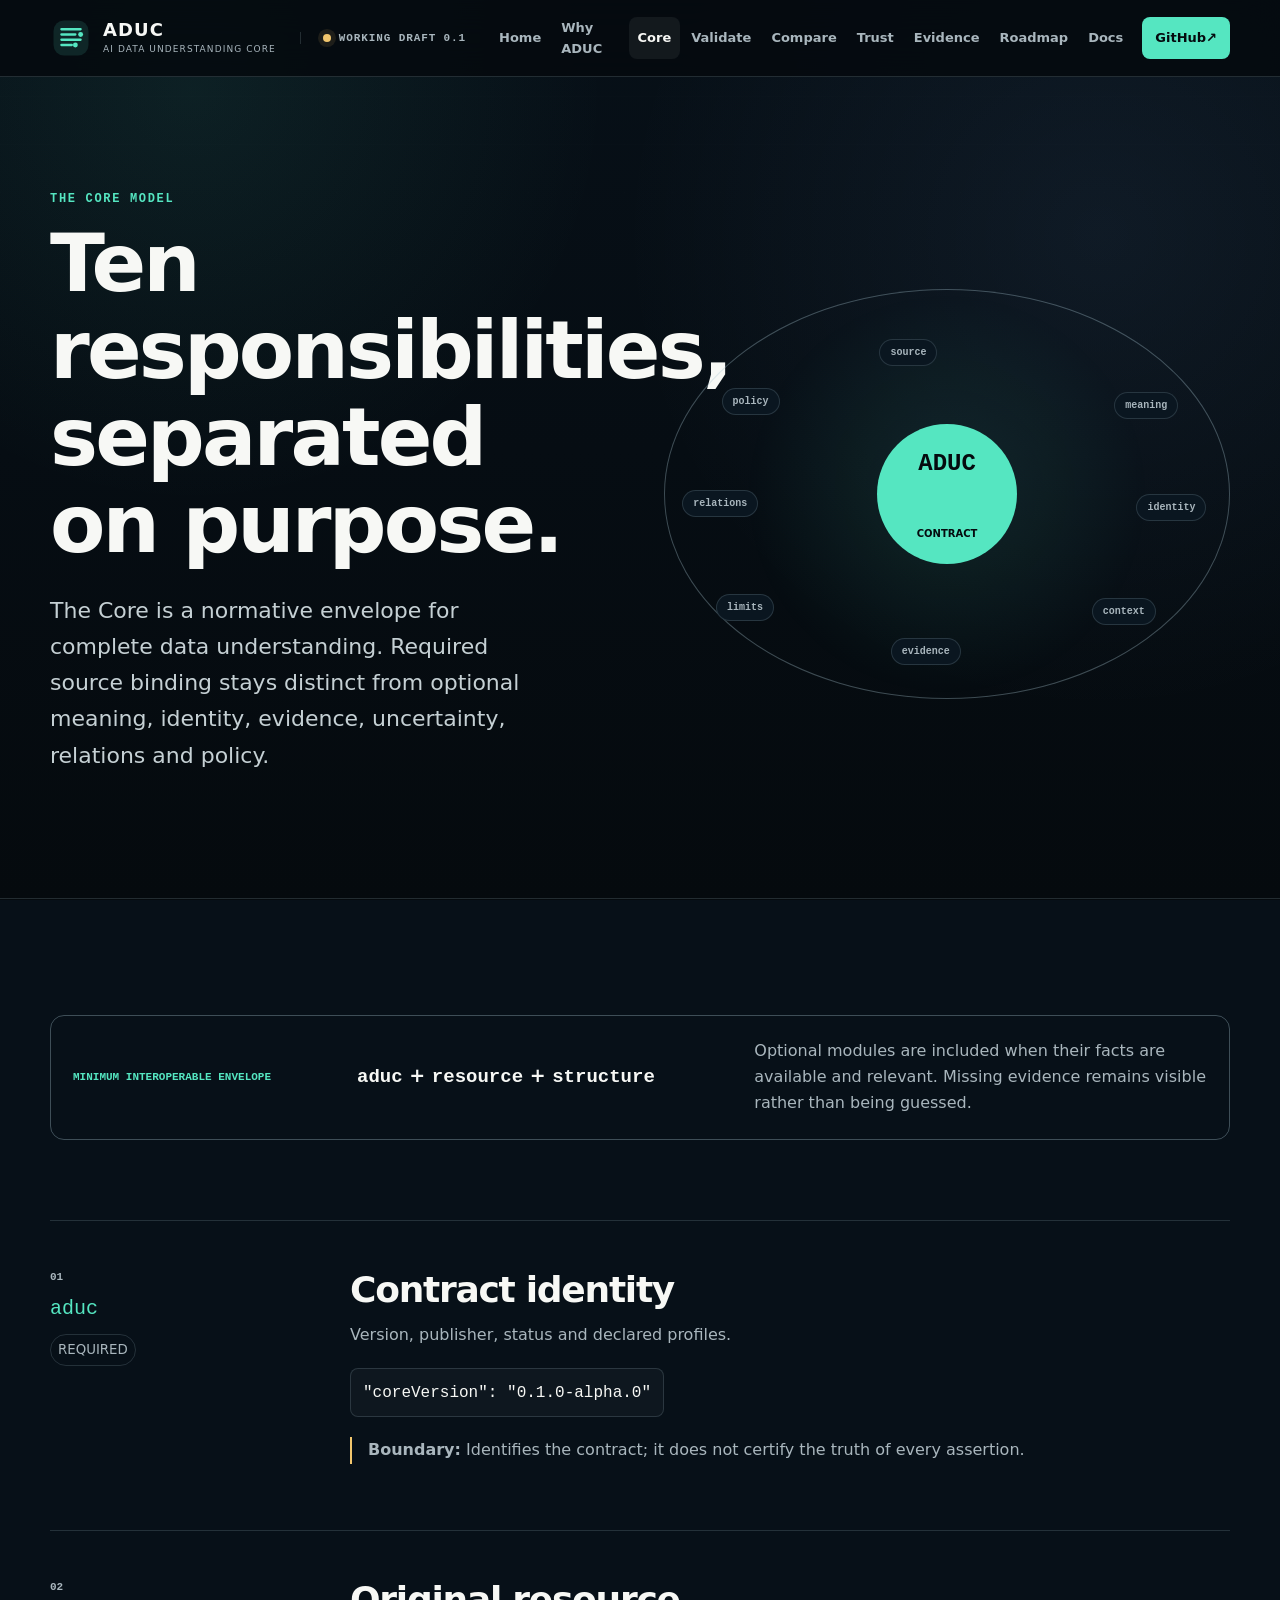
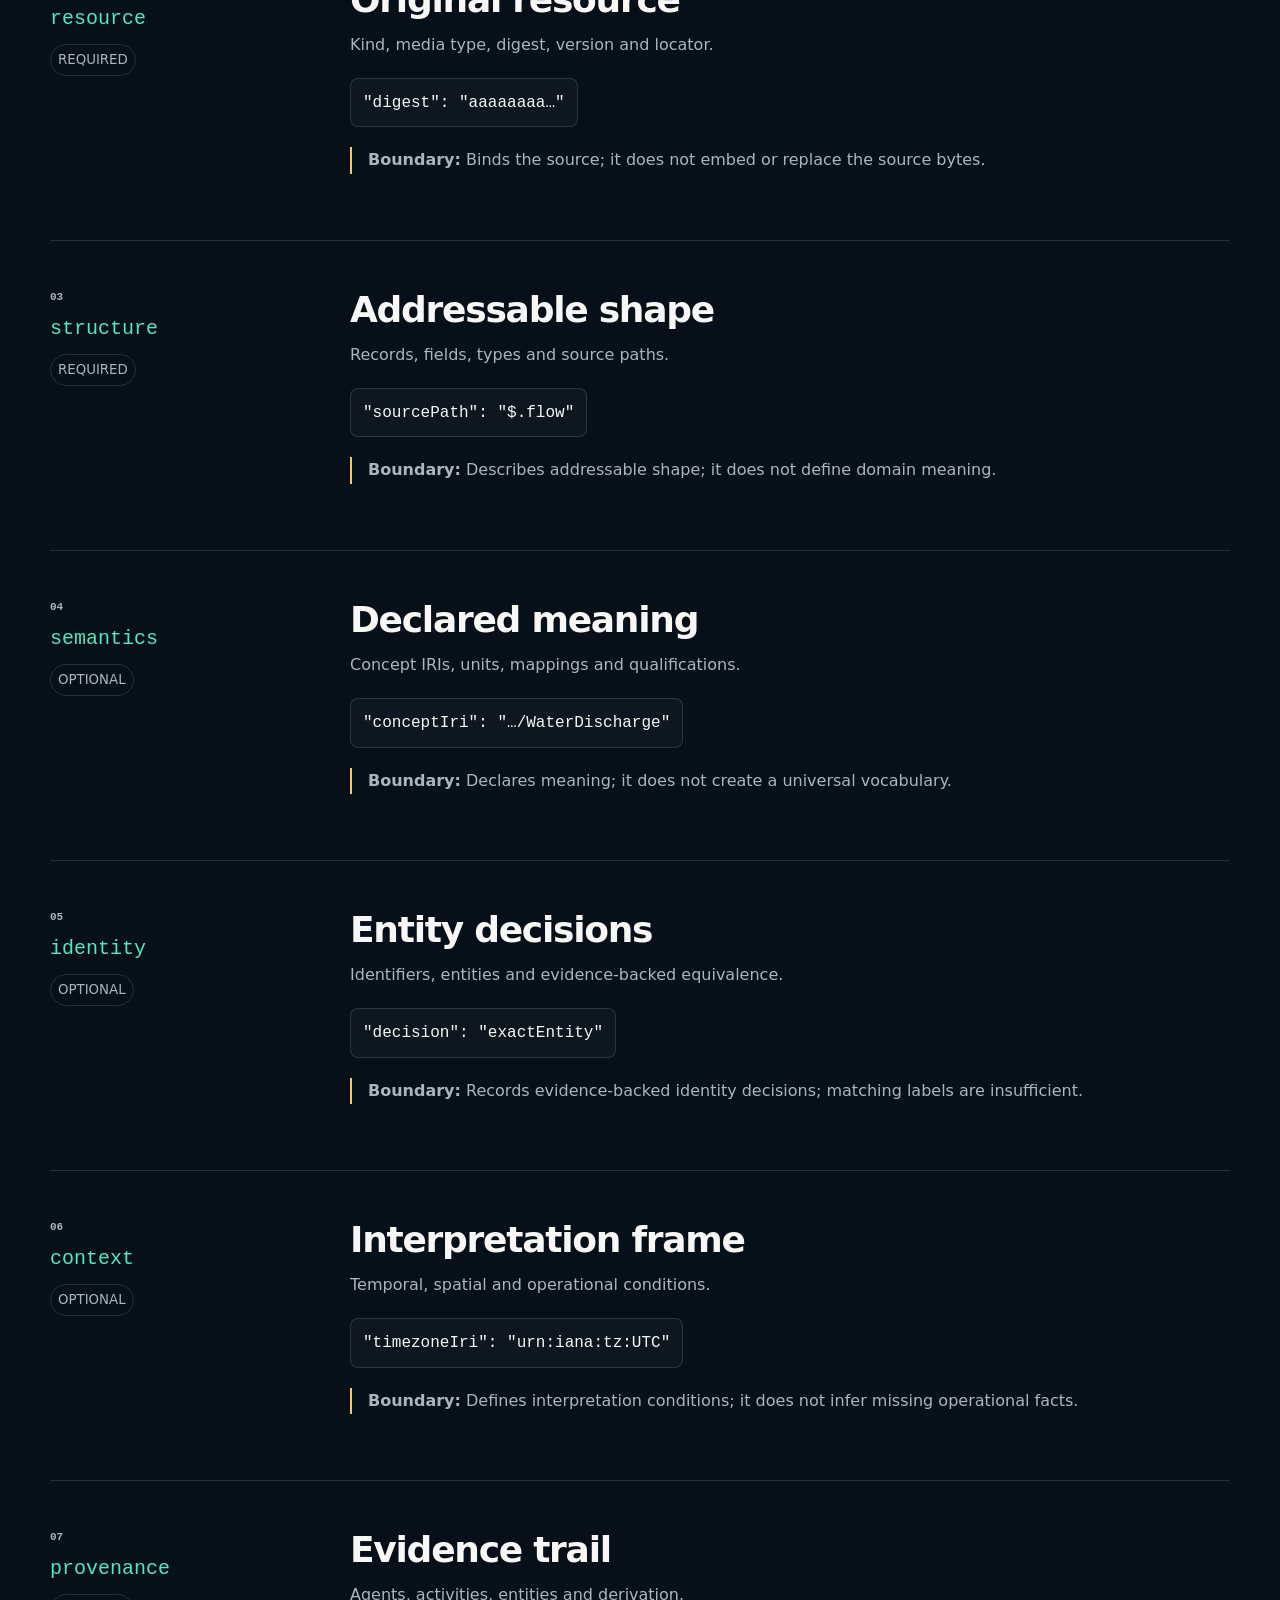
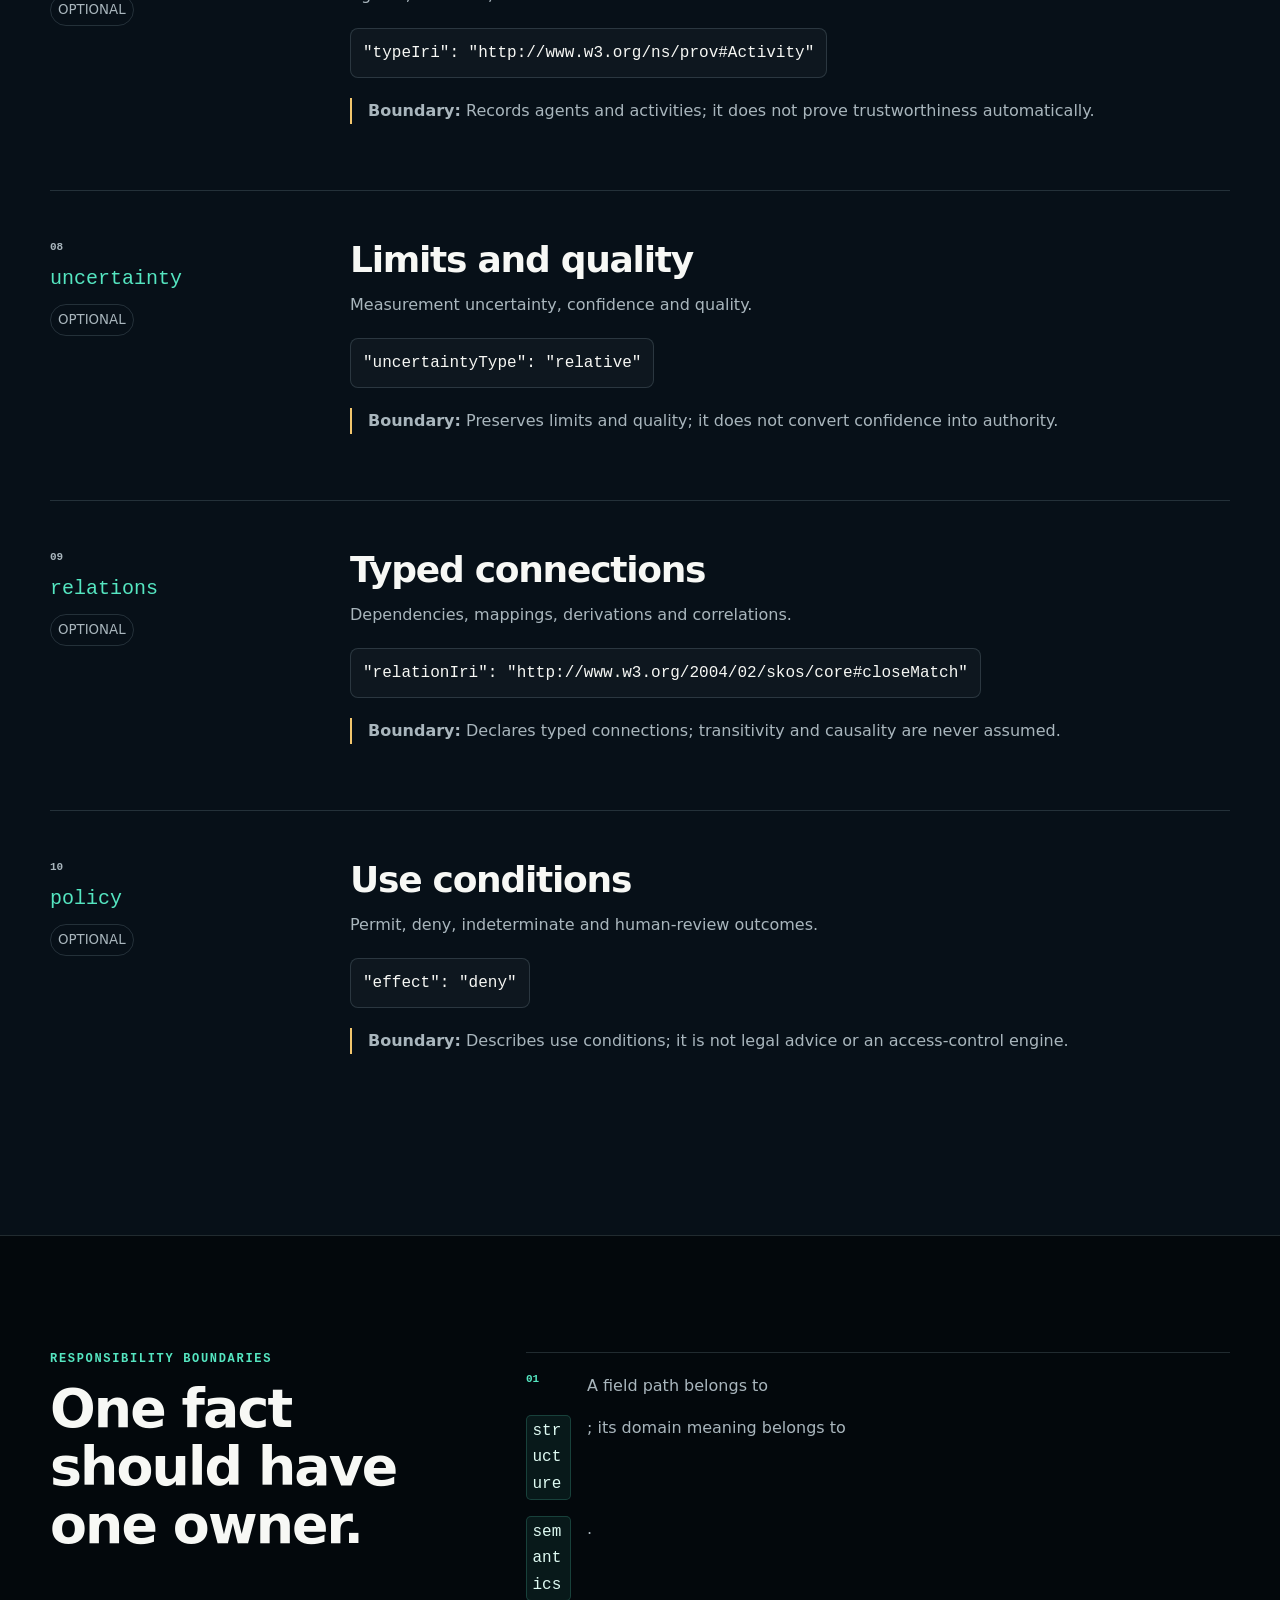
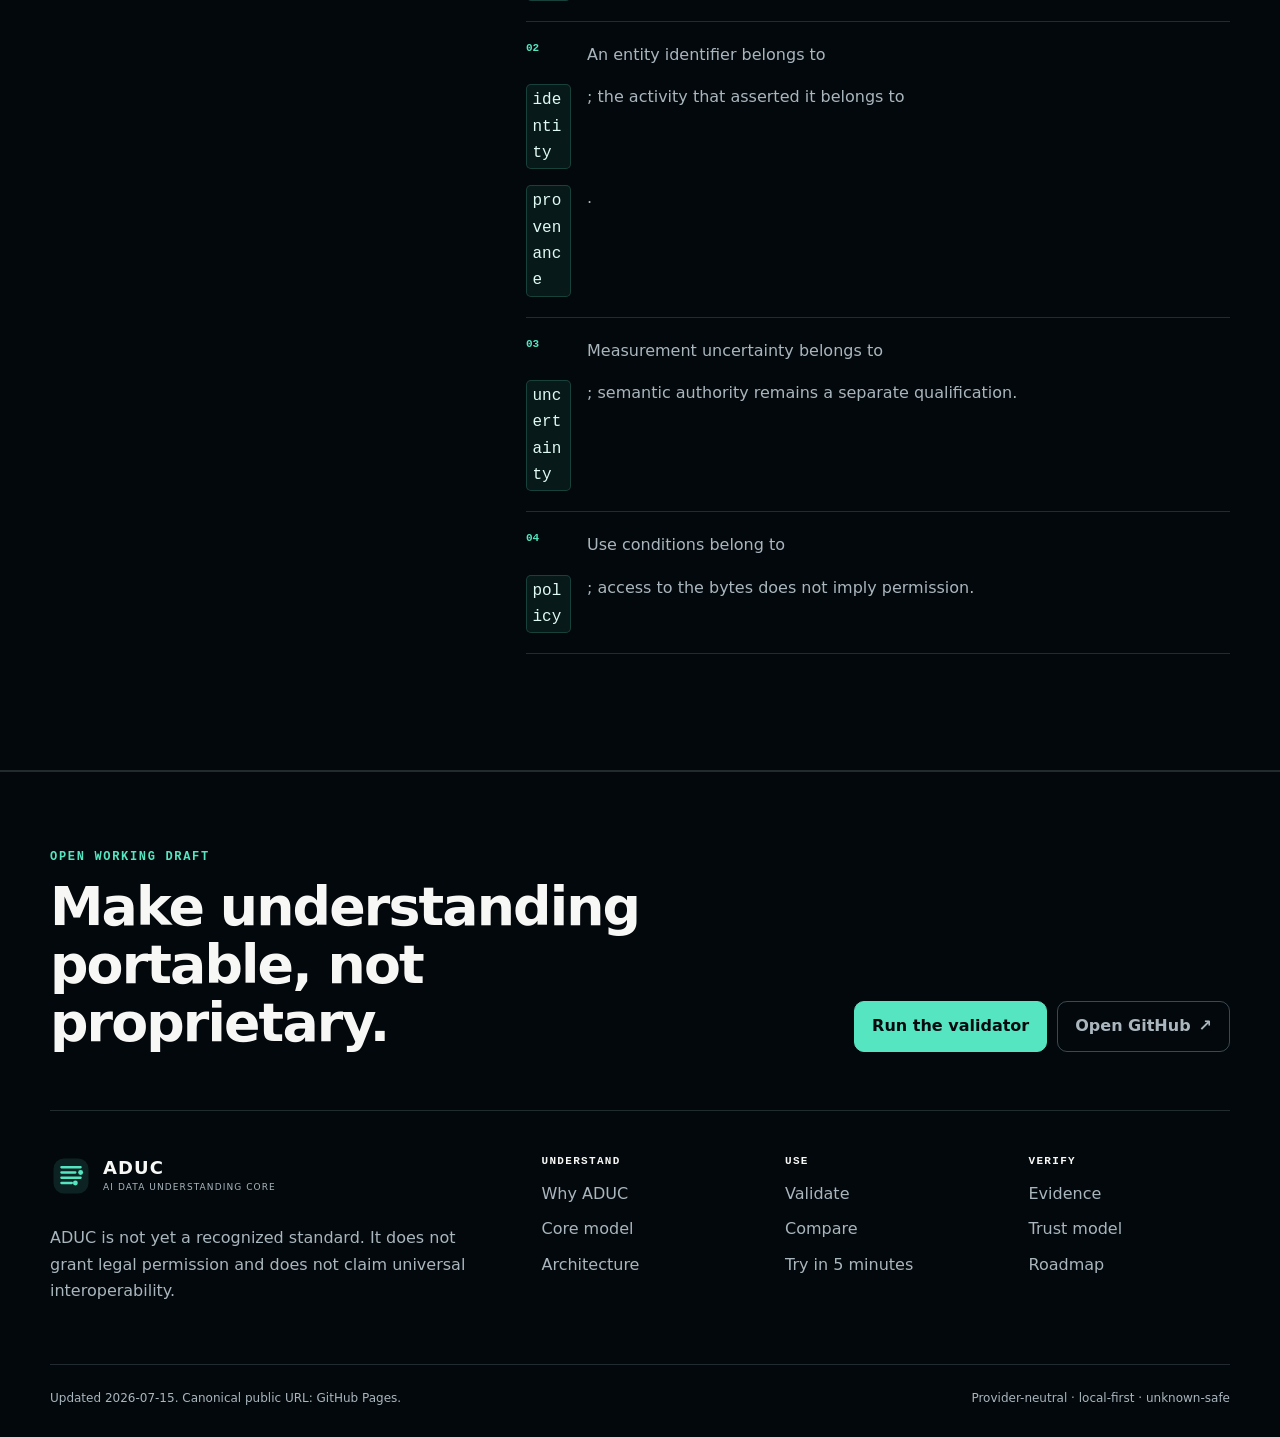
<file: website/core.html>
<!doctype html>
<html lang="en">
<head>
  <meta charset="utf-8">
  <meta name="viewport" content="width=device-width, initial-scale=1">
  <meta name="color-scheme" content="dark light">
  <title>ADUC Core — The ten-block AI-readable data contract</title>
  <meta name="description" content="Explore the ten normative ADUC Core blocks, their responsibilities, required status and safety boundaries.">
  <meta name="theme-color" content="#071018">
  <link rel="canonical" href="https://bacoul.github.io/AI-Data-Understanding-Core-ADUC/core.html">
  <meta property="og:type" content="website">
  <meta property="og:title" content="ADUC Core — The ten-block AI-readable data contract">
  <meta property="og:description" content="Explore the ten normative ADUC Core blocks, their responsibilities, required status and safety boundaries.">
  <meta property="og:url" content="https://bacoul.github.io/AI-Data-Understanding-Core-ADUC/core.html">
  <meta property="og:site_name" content="ADUC">
  <meta name="twitter:card" content="summary_large_image">
  <meta name="twitter:title" content="ADUC Core — The ten-block AI-readable data contract">
  <meta name="twitter:description" content="Explore the ten normative ADUC Core blocks, their responsibilities, required status and safety boundaries.">
  <script>document.documentElement.classList.add('js');</script>
  <link rel="stylesheet" href="assets/styles.css">
  <script defer src="assets/app.js"></script>
  <script type="application/ld+json">[{"@context":"https://schema.org","@type":"Organization","name":"AI Data Understanding Core","alternateName":"ADUC","url":"https://bacoul.github.io/AI-Data-Understanding-Core-ADUC/","sameAs":["https://github.com/BACOUL/AI-Data-Understanding-Core-ADUC"]},{"@context":"https://schema.org","@type":"WebSite","name":"ADUC","url":"https://bacoul.github.io/AI-Data-Understanding-Core-ADUC/","description":"Working Draft documentation for portable AI data understanding contracts."},{"@context":"https://schema.org","@type":"BreadcrumbList","itemListElement":[{"@type":"ListItem","position":1,"name":"Home","item":"https://bacoul.github.io/AI-Data-Understanding-Core-ADUC/"},{"@type":"ListItem","position":2,"name":"ADUC Core — The ten-block AI-readable data contract","item":"https://bacoul.github.io/AI-Data-Understanding-Core-ADUC/core.html"}]},{"@context":"https://schema.org","@type":"TechArticle","headline":"ADUC Core — The ten-block AI-readable data contract","description":"Explore the ten normative ADUC Core blocks, their responsibilities, required status and safety boundaries.","url":"https://bacoul.github.io/AI-Data-Understanding-Core-ADUC/core.html","dateModified":"2026-07-15","isAccessibleForFree":true,"about":["AI data interoperability","AI-readable data contract","portable data understanding","deterministic AI data validation","AI data provenance","multi-model data consistency"]}]</script>
</head>
<body data-page="core.html">
<a class="skip-link" href="#main">Skip to content</a>
<header class="site-header" data-site-header>
  <div class="shell header-row">
    <a class="brand" href="index.html" aria-label="ADUC home">
      <svg class="brand-symbol" viewBox="0 0 48 48" aria-hidden="true" focusable="false">
  <rect x="4" y="4" width="40" height="40" rx="12" fill="currentColor" opacity=".12"/>
  <path d="M13 14h22M13 20h16M13 26h22M13 32h12" fill="none" stroke="currentColor" stroke-width="2.6" stroke-linecap="round"/>
  <circle cx="35" cy="20" r="2.8" fill="currentColor"/>
  <circle cx="29" cy="32" r="2.8" fill="currentColor"/>
</svg>
      <span class="brand-wordmark"><strong>ADUC</strong><small>AI Data Understanding Core</small></span>
    </a>
    <div class="header-status" aria-label="Project status">
      <span class="status-pulse" aria-hidden="true"></span>
      Working Draft 0.1
    </div>
    <button class="nav-toggle" type="button" aria-expanded="false" aria-controls="primary-navigation" data-nav-toggle>
      <span class="sr-only">Open navigation</span>
      <span class="nav-toggle-lines" aria-hidden="true"><i></i><i></i></span>
    </button>
    <nav class="site-nav" id="primary-navigation" aria-label="Primary navigation" data-site-nav>
      <a href="index.html">Home</a><a href="why-aduc.html">Why ADUC</a><a href="core.html" aria-current="page">Core</a><a href="validate.html">Validate</a><a href="compare.html">Compare</a><a href="trust.html">Trust</a><a href="evidence.html">Evidence</a><a href="roadmap.html">Roadmap</a><a href="docs.html">Docs</a><a class="nav-github" href="https://github.com/BACOUL/AI-Data-Understanding-Core-ADUC">GitHub <span aria-hidden="true">↗</span></a>
    </nav>
  </div>
</header>
<main id="main">
<section class="page-hero"><div class="shell page-hero-grid"><div><p class="eyebrow">The Core model</p><h1>Ten responsibilities, separated on purpose.</h1><p class="page-lead">The Core is a normative envelope for complete data understanding. Required source binding stays distinct from optional meaning, identity, evidence, uncertainty, relations and policy.</p></div><div class="core-orbit" aria-label="ADUC Core overview"><div class="orbit-center">ADUC<br><small>contract</small></div><span>source</span><span>meaning</span><span>identity</span><span>context</span><span>evidence</span><span>limits</span><span>relations</span><span>policy</span></div></div></section>
<section class="section core-detail-section"><div class="shell"><div class="minimum-envelope"><span>Minimum interoperable envelope</span><strong><code>aduc</code> + <code>resource</code> + <code>structure</code></strong><p>Optional modules are included when their facts are available and relevant. Missing evidence remains visible rather than being guessed.</p></div><div class="core-detail-list"><article class="core-detail" id="aduc"><div class="core-detail-key"><span>01</span><code>aduc</code><small>required</small></div><div><h2>Contract identity</h2><p>Version, publisher, status and declared profiles.</p><div class="core-mini-example"><code>&quot;coreVersion&quot;: &quot;0.1.0-alpha.0&quot;</code></div><p class="boundary-note"><strong>Boundary:</strong> Identifies the contract; it does not certify the truth of every assertion.</p></div></article><article class="core-detail" id="resource"><div class="core-detail-key"><span>02</span><code>resource</code><small>required</small></div><div><h2>Original resource</h2><p>Kind, media type, digest, version and locator.</p><div class="core-mini-example"><code>&quot;digest&quot;: &quot;aaaaaaaa…&quot;</code></div><p class="boundary-note"><strong>Boundary:</strong> Binds the source; it does not embed or replace the source bytes.</p></div></article><article class="core-detail" id="structure"><div class="core-detail-key"><span>03</span><code>structure</code><small>required</small></div><div><h2>Addressable shape</h2><p>Records, fields, types and source paths.</p><div class="core-mini-example"><code>&quot;sourcePath&quot;: &quot;$.flow&quot;</code></div><p class="boundary-note"><strong>Boundary:</strong> Describes addressable shape; it does not define domain meaning.</p></div></article><article class="core-detail" id="semantics"><div class="core-detail-key"><span>04</span><code>semantics</code><small>optional</small></div><div><h2>Declared meaning</h2><p>Concept IRIs, units, mappings and qualifications.</p><div class="core-mini-example"><code>&quot;conceptIri&quot;: &quot;…/WaterDischarge&quot;</code></div><p class="boundary-note"><strong>Boundary:</strong> Declares meaning; it does not create a universal vocabulary.</p></div></article><article class="core-detail" id="identity"><div class="core-detail-key"><span>05</span><code>identity</code><small>optional</small></div><div><h2>Entity decisions</h2><p>Identifiers, entities and evidence-backed equivalence.</p><div class="core-mini-example"><code>&quot;decision&quot;: &quot;exactEntity&quot;</code></div><p class="boundary-note"><strong>Boundary:</strong> Records evidence-backed identity decisions; matching labels are insufficient.</p></div></article><article class="core-detail" id="context"><div class="core-detail-key"><span>06</span><code>context</code><small>optional</small></div><div><h2>Interpretation frame</h2><p>Temporal, spatial and operational conditions.</p><div class="core-mini-example"><code>&quot;timezoneIri&quot;: &quot;urn:iana:tz:UTC&quot;</code></div><p class="boundary-note"><strong>Boundary:</strong> Defines interpretation conditions; it does not infer missing operational facts.</p></div></article><article class="core-detail" id="provenance"><div class="core-detail-key"><span>07</span><code>provenance</code><small>optional</small></div><div><h2>Evidence trail</h2><p>Agents, activities, entities and derivation.</p><div class="core-mini-example"><code>&quot;typeIri&quot;: &quot;http://www.w3.org/ns/prov#Activity&quot;</code></div><p class="boundary-note"><strong>Boundary:</strong> Records agents and activities; it does not prove trustworthiness automatically.</p></div></article><article class="core-detail" id="uncertainty"><div class="core-detail-key"><span>08</span><code>uncertainty</code><small>optional</small></div><div><h2>Limits and quality</h2><p>Measurement uncertainty, confidence and quality.</p><div class="core-mini-example"><code>&quot;uncertaintyType&quot;: &quot;relative&quot;</code></div><p class="boundary-note"><strong>Boundary:</strong> Preserves limits and quality; it does not convert confidence into authority.</p></div></article><article class="core-detail" id="relations"><div class="core-detail-key"><span>09</span><code>relations</code><small>optional</small></div><div><h2>Typed connections</h2><p>Dependencies, mappings, derivations and correlations.</p><div class="core-mini-example"><code>&quot;relationIri&quot;: &quot;http://www.w3.org/2004/02/skos/core#closeMatch&quot;</code></div><p class="boundary-note"><strong>Boundary:</strong> Declares typed connections; transitivity and causality are never assumed.</p></div></article><article class="core-detail" id="policy"><div class="core-detail-key"><span>10</span><code>policy</code><small>optional</small></div><div><h2>Use conditions</h2><p>Permit, deny, indeterminate and human-review outcomes.</p><div class="core-mini-example"><code>&quot;effect&quot;: &quot;deny&quot;</code></div><p class="boundary-note"><strong>Boundary:</strong> Describes use conditions; it is not legal advice or an access-control engine.</p></div></article></div></div></section>
<section class="section section-ink"><div class="shell boundary-layout"><div class="section-heading"><p class="eyebrow">Responsibility boundaries</p><h2>One fact should have one owner.</h2></div><div class="boundary-rules"><p><span>01</span> A field path belongs to <code>structure</code>; its domain meaning belongs to <code>semantics</code>.</p><p><span>02</span> An entity identifier belongs to <code>identity</code>; the activity that asserted it belongs to <code>provenance</code>.</p><p><span>03</span> Measurement uncertainty belongs to <code>uncertainty</code>; semantic authority remains a separate qualification.</p><p><span>04</span> Use conditions belong to <code>policy</code>; access to the bytes does not imply permission.</p></div></div></section>
</main>
<footer class="site-footer">
  <div class="shell footer-callout">
    <div>
      <p class="eyebrow">Open Working Draft</p>
      <h2>Make understanding portable, not proprietary.</h2>
    </div>
    <div class="footer-actions">
      <a class="button primary" href="docs.html">Run the validator</a>
      <a class="button quiet" href="https://github.com/BACOUL/AI-Data-Understanding-Core-ADUC">Open GitHub <span aria-hidden="true">↗</span></a>
    </div>
  </div>
  <div class="shell footer-grid">
    <div class="footer-intro">
      <a class="brand" href="index.html"><svg class="brand-symbol" viewBox="0 0 48 48" aria-hidden="true" focusable="false">
  <rect x="4" y="4" width="40" height="40" rx="12" fill="currentColor" opacity=".12"/>
  <path d="M13 14h22M13 20h16M13 26h22M13 32h12" fill="none" stroke="currentColor" stroke-width="2.6" stroke-linecap="round"/>
  <circle cx="35" cy="20" r="2.8" fill="currentColor"/>
  <circle cx="29" cy="32" r="2.8" fill="currentColor"/>
</svg><span class="brand-wordmark"><strong>ADUC</strong><small>AI Data Understanding Core</small></span></a>
      <p>ADUC is not yet a recognized standard. It does not grant legal permission and does not claim universal interoperability.</p>
    </div>
    <div><h2>Understand</h2><a href="why-aduc.html">Why ADUC</a><a href="core.html">Core model</a><a href="architecture.html">Architecture</a></div>
    <div><h2>Use</h2><a href="validate.html">Validate</a><a href="compare.html">Compare</a><a href="docs.html">Try in 5 minutes</a></div>
    <div><h2>Verify</h2><a href="evidence.html">Evidence</a><a href="trust.html">Trust model</a><a href="roadmap.html">Roadmap</a></div>
  </div>
  <div class="shell footer-bottom"><span>Updated 2026-07-15. Canonical public URL: GitHub Pages.</span><span>Provider-neutral · local-first · unknown-safe</span></div>
</footer>
</body>
</html>
</file>
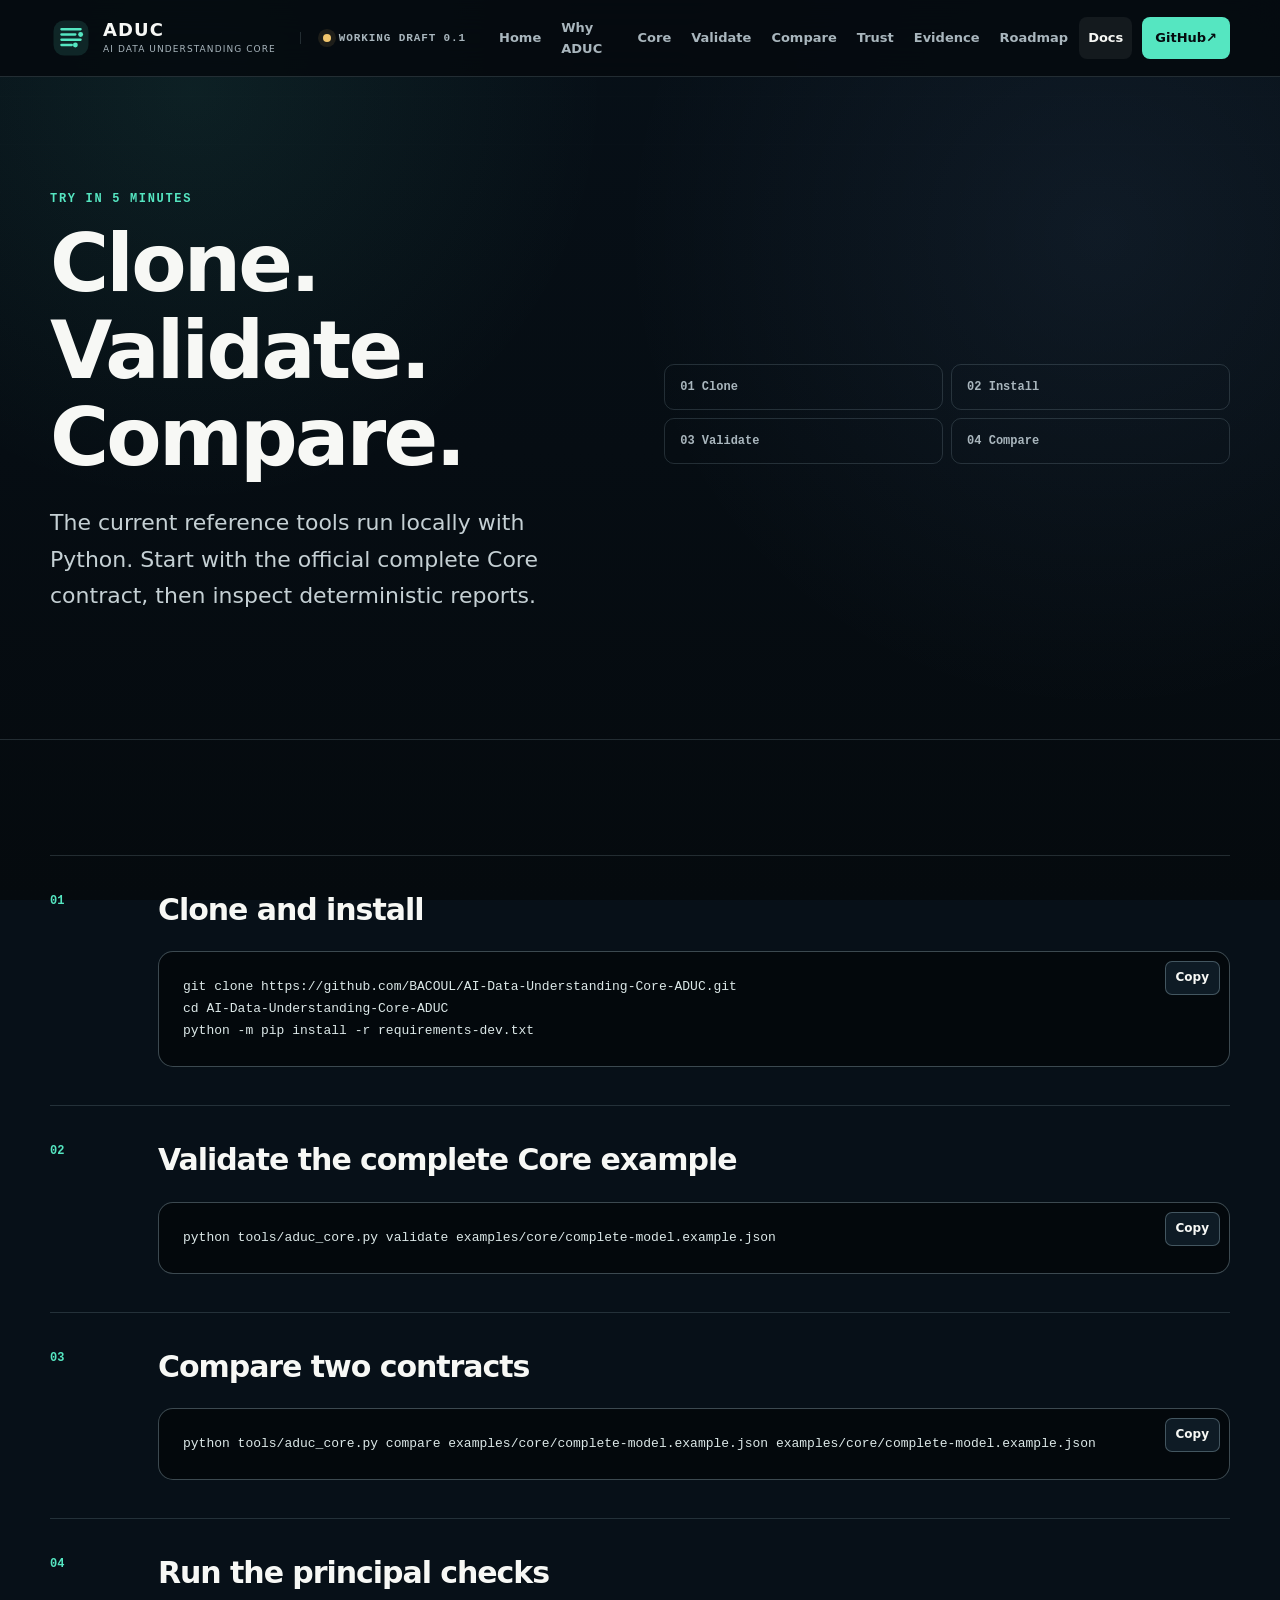
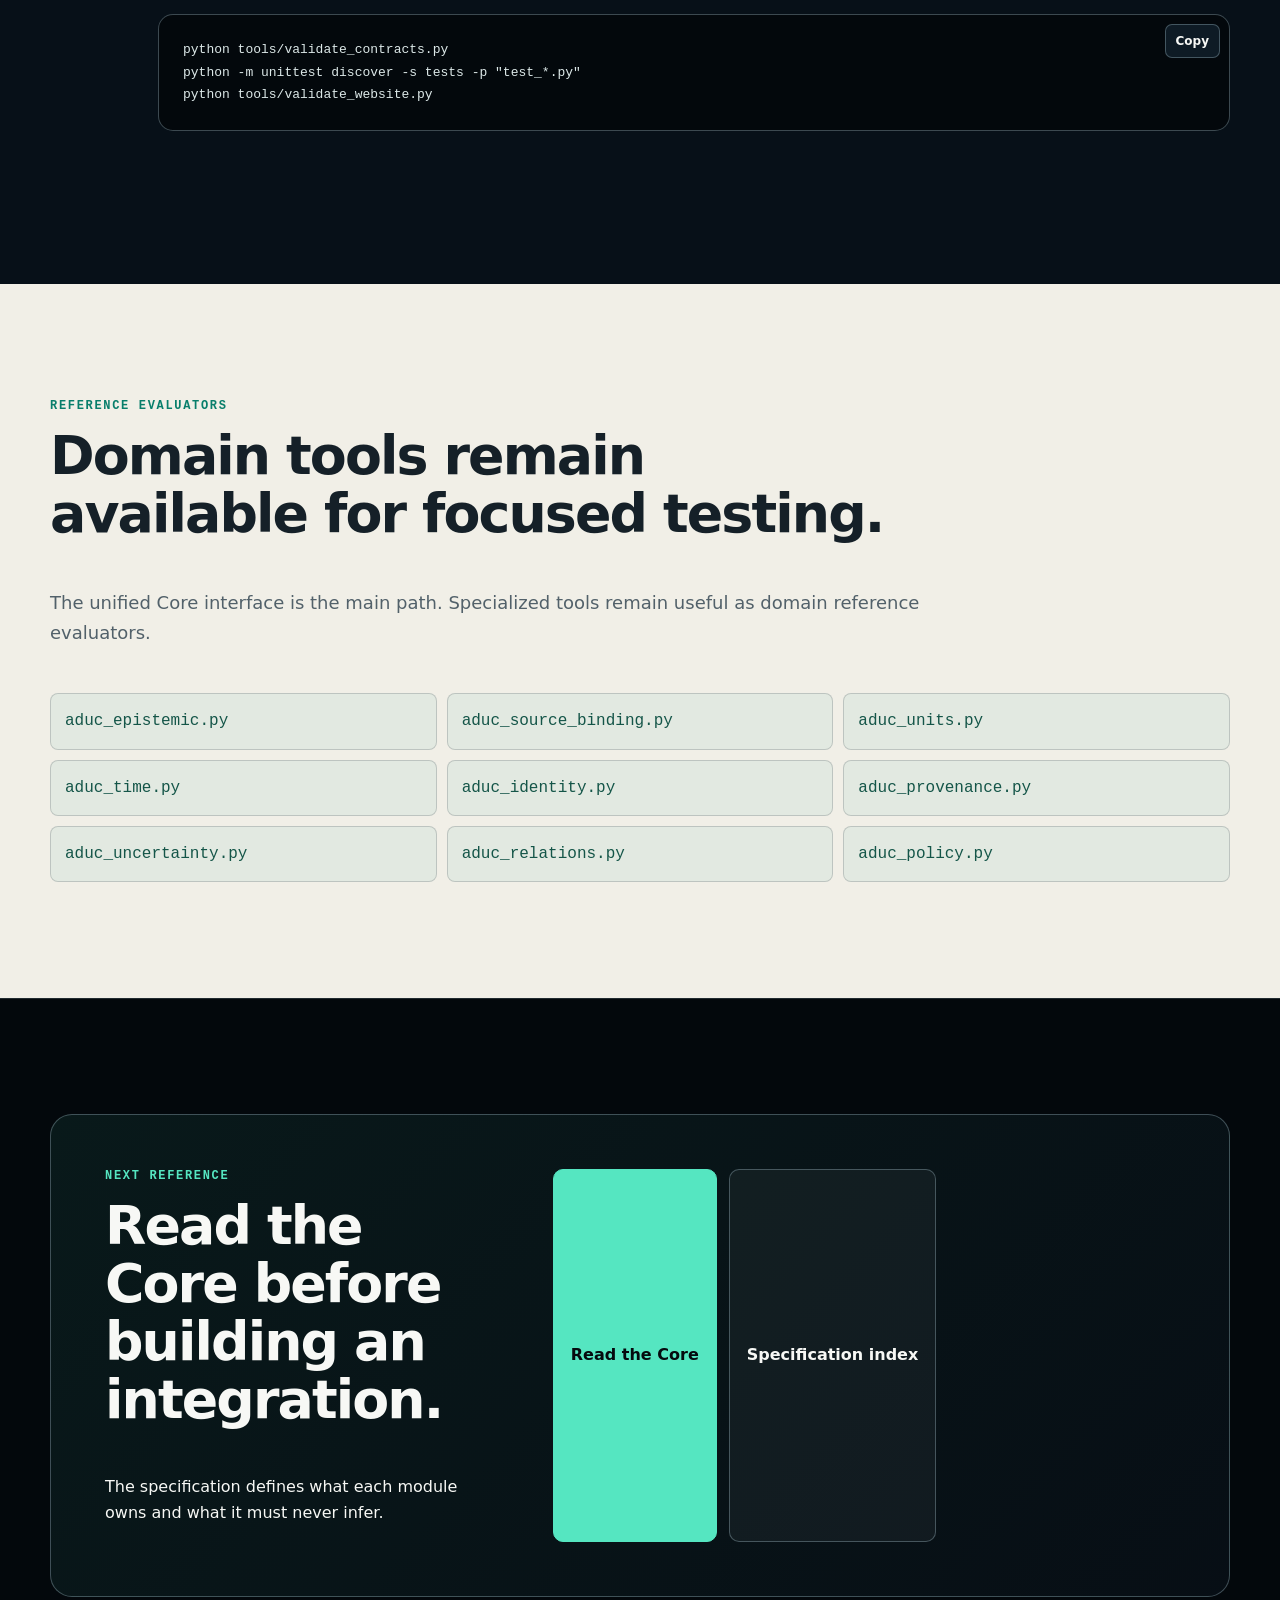
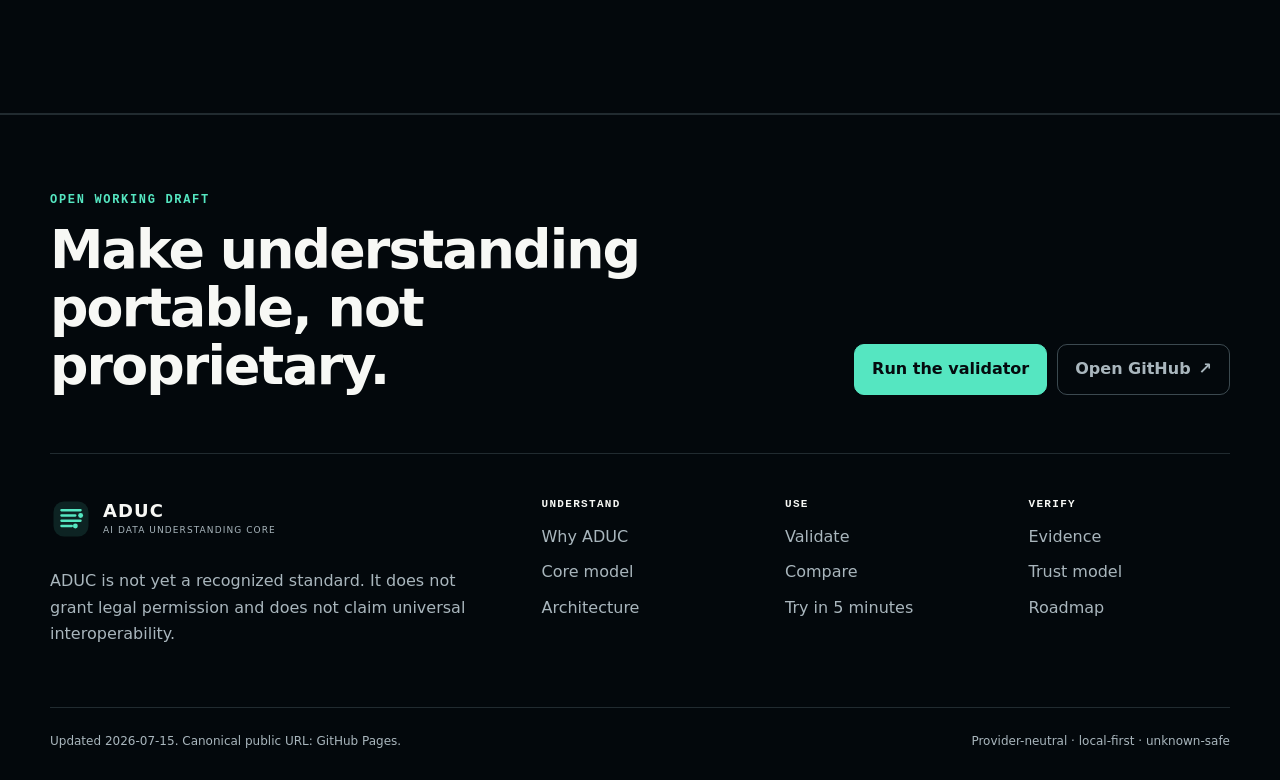
<file: website/docs.html>
<!doctype html>
<html lang="en">
<head>
  <meta charset="utf-8">
  <meta name="viewport" content="width=device-width, initial-scale=1">
  <meta name="color-scheme" content="dark light">
  <title>ADUC documentation — Validate and compare in five minutes</title>
  <meta name="description" content="Clone ADUC, install local dependencies, validate a complete Core contract, compare contracts and run the test suite.">
  <meta name="theme-color" content="#071018">
  <link rel="canonical" href="https://bacoul.github.io/AI-Data-Understanding-Core-ADUC/docs.html">
  <meta property="og:type" content="website">
  <meta property="og:title" content="ADUC documentation — Validate and compare in five minutes">
  <meta property="og:description" content="Clone ADUC, install local dependencies, validate a complete Core contract, compare contracts and run the test suite.">
  <meta property="og:url" content="https://bacoul.github.io/AI-Data-Understanding-Core-ADUC/docs.html">
  <meta property="og:site_name" content="ADUC">
  <meta name="twitter:card" content="summary_large_image">
  <meta name="twitter:title" content="ADUC documentation — Validate and compare in five minutes">
  <meta name="twitter:description" content="Clone ADUC, install local dependencies, validate a complete Core contract, compare contracts and run the test suite.">
  <script>document.documentElement.classList.add('js');</script>
  <link rel="stylesheet" href="assets/styles.css">
  <script defer src="assets/app.js"></script>
  <script type="application/ld+json">[{"@context":"https://schema.org","@type":"Organization","name":"AI Data Understanding Core","alternateName":"ADUC","url":"https://bacoul.github.io/AI-Data-Understanding-Core-ADUC/","sameAs":["https://github.com/BACOUL/AI-Data-Understanding-Core-ADUC"]},{"@context":"https://schema.org","@type":"WebSite","name":"ADUC","url":"https://bacoul.github.io/AI-Data-Understanding-Core-ADUC/","description":"Working Draft documentation for portable AI data understanding contracts."},{"@context":"https://schema.org","@type":"BreadcrumbList","itemListElement":[{"@type":"ListItem","position":1,"name":"Home","item":"https://bacoul.github.io/AI-Data-Understanding-Core-ADUC/"},{"@type":"ListItem","position":2,"name":"ADUC documentation — Validate and compare in five minutes","item":"https://bacoul.github.io/AI-Data-Understanding-Core-ADUC/docs.html"}]},{"@context":"https://schema.org","@type":"SoftwareSourceCode","headline":"ADUC documentation — Validate and compare in five minutes","description":"Clone ADUC, install local dependencies, validate a complete Core contract, compare contracts and run the test suite.","url":"https://bacoul.github.io/AI-Data-Understanding-Core-ADUC/docs.html","dateModified":"2026-07-15","isAccessibleForFree":true,"about":["AI data interoperability","AI-readable data contract","portable data understanding","deterministic AI data validation","AI data provenance","multi-model data consistency"]}]</script>
</head>
<body data-page="docs.html">
<a class="skip-link" href="#main">Skip to content</a>
<header class="site-header" data-site-header>
  <div class="shell header-row">
    <a class="brand" href="index.html" aria-label="ADUC home">
      <svg class="brand-symbol" viewBox="0 0 48 48" aria-hidden="true" focusable="false">
  <rect x="4" y="4" width="40" height="40" rx="12" fill="currentColor" opacity=".12"/>
  <path d="M13 14h22M13 20h16M13 26h22M13 32h12" fill="none" stroke="currentColor" stroke-width="2.6" stroke-linecap="round"/>
  <circle cx="35" cy="20" r="2.8" fill="currentColor"/>
  <circle cx="29" cy="32" r="2.8" fill="currentColor"/>
</svg>
      <span class="brand-wordmark"><strong>ADUC</strong><small>AI Data Understanding Core</small></span>
    </a>
    <div class="header-status" aria-label="Project status">
      <span class="status-pulse" aria-hidden="true"></span>
      Working Draft 0.1
    </div>
    <button class="nav-toggle" type="button" aria-expanded="false" aria-controls="primary-navigation" data-nav-toggle>
      <span class="sr-only">Open navigation</span>
      <span class="nav-toggle-lines" aria-hidden="true"><i></i><i></i></span>
    </button>
    <nav class="site-nav" id="primary-navigation" aria-label="Primary navigation" data-site-nav>
      <a href="index.html">Home</a><a href="why-aduc.html">Why ADUC</a><a href="core.html">Core</a><a href="validate.html">Validate</a><a href="compare.html">Compare</a><a href="trust.html">Trust</a><a href="evidence.html">Evidence</a><a href="roadmap.html">Roadmap</a><a href="docs.html" aria-current="page">Docs</a><a class="nav-github" href="https://github.com/BACOUL/AI-Data-Understanding-Core-ADUC">GitHub <span aria-hidden="true">↗</span></a>
    </nav>
  </div>
</header>
<main id="main">
<section class="page-hero page-hero-tool"><div class="shell page-hero-grid"><div><p class="eyebrow">Try in 5 minutes</p><h1>Clone. Validate. Compare.</h1><p class="page-lead">The current reference tools run locally with Python. Start with the official complete Core contract, then inspect deterministic reports.</p></div><div class="quickstart-steps"><span>01 Clone</span><span>02 Install</span><span>03 Validate</span><span>04 Compare</span></div></div></section>
<section class="section"><div class="shell docs-flow"><article><span>01</span><div><h2>Clone and install</h2><div class="code-frame"><button class="copy-button" type="button" data-copy-target="#docs-install">Copy</button><pre class="code-block" id="docs-install"><code>git clone https://github.com/BACOUL/AI-Data-Understanding-Core-ADUC.git
cd AI-Data-Understanding-Core-ADUC
python -m pip install -r requirements-dev.txt</code></pre></div></div></article><article><span>02</span><div><h2>Validate the complete Core example</h2><div class="code-frame"><button class="copy-button" type="button" data-copy-target="#docs-validate">Copy</button><pre class="code-block" id="docs-validate"><code>python tools/aduc_core.py validate examples/core/complete-model.example.json</code></pre></div></div></article><article><span>03</span><div><h2>Compare two contracts</h2><div class="code-frame"><button class="copy-button" type="button" data-copy-target="#docs-compare">Copy</button><pre class="code-block" id="docs-compare"><code>python tools/aduc_core.py compare examples/core/complete-model.example.json examples/core/complete-model.example.json</code></pre></div></div></article><article><span>04</span><div><h2>Run the principal checks</h2><div class="code-frame"><button class="copy-button" type="button" data-copy-target="#docs-tests">Copy</button><pre class="code-block" id="docs-tests"><code>python tools/validate_contracts.py
python -m unittest discover -s tests -p &quot;test_*.py&quot;
python tools/validate_website.py</code></pre></div></div></article></div></section>
<section class="section section-paper"><div class="shell"><div class="section-heading wide"><p class="eyebrow">Reference evaluators</p><h2>Domain tools remain available for focused testing.</h2><p>The unified Core interface is the main path. Specialized tools remain useful as domain reference evaluators.</p></div><div class="tool-index"><code>aduc_epistemic.py</code><code>aduc_source_binding.py</code><code>aduc_units.py</code><code>aduc_time.py</code><code>aduc_identity.py</code><code>aduc_provenance.py</code><code>aduc_uncertainty.py</code><code>aduc_relations.py</code><code>aduc_policy.py</code></div></div></section>
<section class="section section-ink"><div class="shell final-cta-box"><div><p class="eyebrow">Next reference</p><h2>Read the Core before building an integration.</h2><p>The specification defines what each module owns and what it must never infer.</p></div><div class="hero-actions"><a class="button primary" href="core.html">Read the Core</a><a class="button secondary" href="specification.html">Specification index</a></div></div></section>
</main>
<footer class="site-footer">
  <div class="shell footer-callout">
    <div>
      <p class="eyebrow">Open Working Draft</p>
      <h2>Make understanding portable, not proprietary.</h2>
    </div>
    <div class="footer-actions">
      <a class="button primary" href="docs.html">Run the validator</a>
      <a class="button quiet" href="https://github.com/BACOUL/AI-Data-Understanding-Core-ADUC">Open GitHub <span aria-hidden="true">↗</span></a>
    </div>
  </div>
  <div class="shell footer-grid">
    <div class="footer-intro">
      <a class="brand" href="index.html"><svg class="brand-symbol" viewBox="0 0 48 48" aria-hidden="true" focusable="false">
  <rect x="4" y="4" width="40" height="40" rx="12" fill="currentColor" opacity=".12"/>
  <path d="M13 14h22M13 20h16M13 26h22M13 32h12" fill="none" stroke="currentColor" stroke-width="2.6" stroke-linecap="round"/>
  <circle cx="35" cy="20" r="2.8" fill="currentColor"/>
  <circle cx="29" cy="32" r="2.8" fill="currentColor"/>
</svg><span class="brand-wordmark"><strong>ADUC</strong><small>AI Data Understanding Core</small></span></a>
      <p>ADUC is not yet a recognized standard. It does not grant legal permission and does not claim universal interoperability.</p>
    </div>
    <div><h2>Understand</h2><a href="why-aduc.html">Why ADUC</a><a href="core.html">Core model</a><a href="architecture.html">Architecture</a></div>
    <div><h2>Use</h2><a href="validate.html">Validate</a><a href="compare.html">Compare</a><a href="docs.html">Try in 5 minutes</a></div>
    <div><h2>Verify</h2><a href="evidence.html">Evidence</a><a href="trust.html">Trust model</a><a href="roadmap.html">Roadmap</a></div>
  </div>
  <div class="shell footer-bottom"><span>Updated 2026-07-15. Canonical public URL: GitHub Pages.</span><span>Provider-neutral · local-first · unknown-safe</span></div>
</footer>
</body>
</html>
</file>
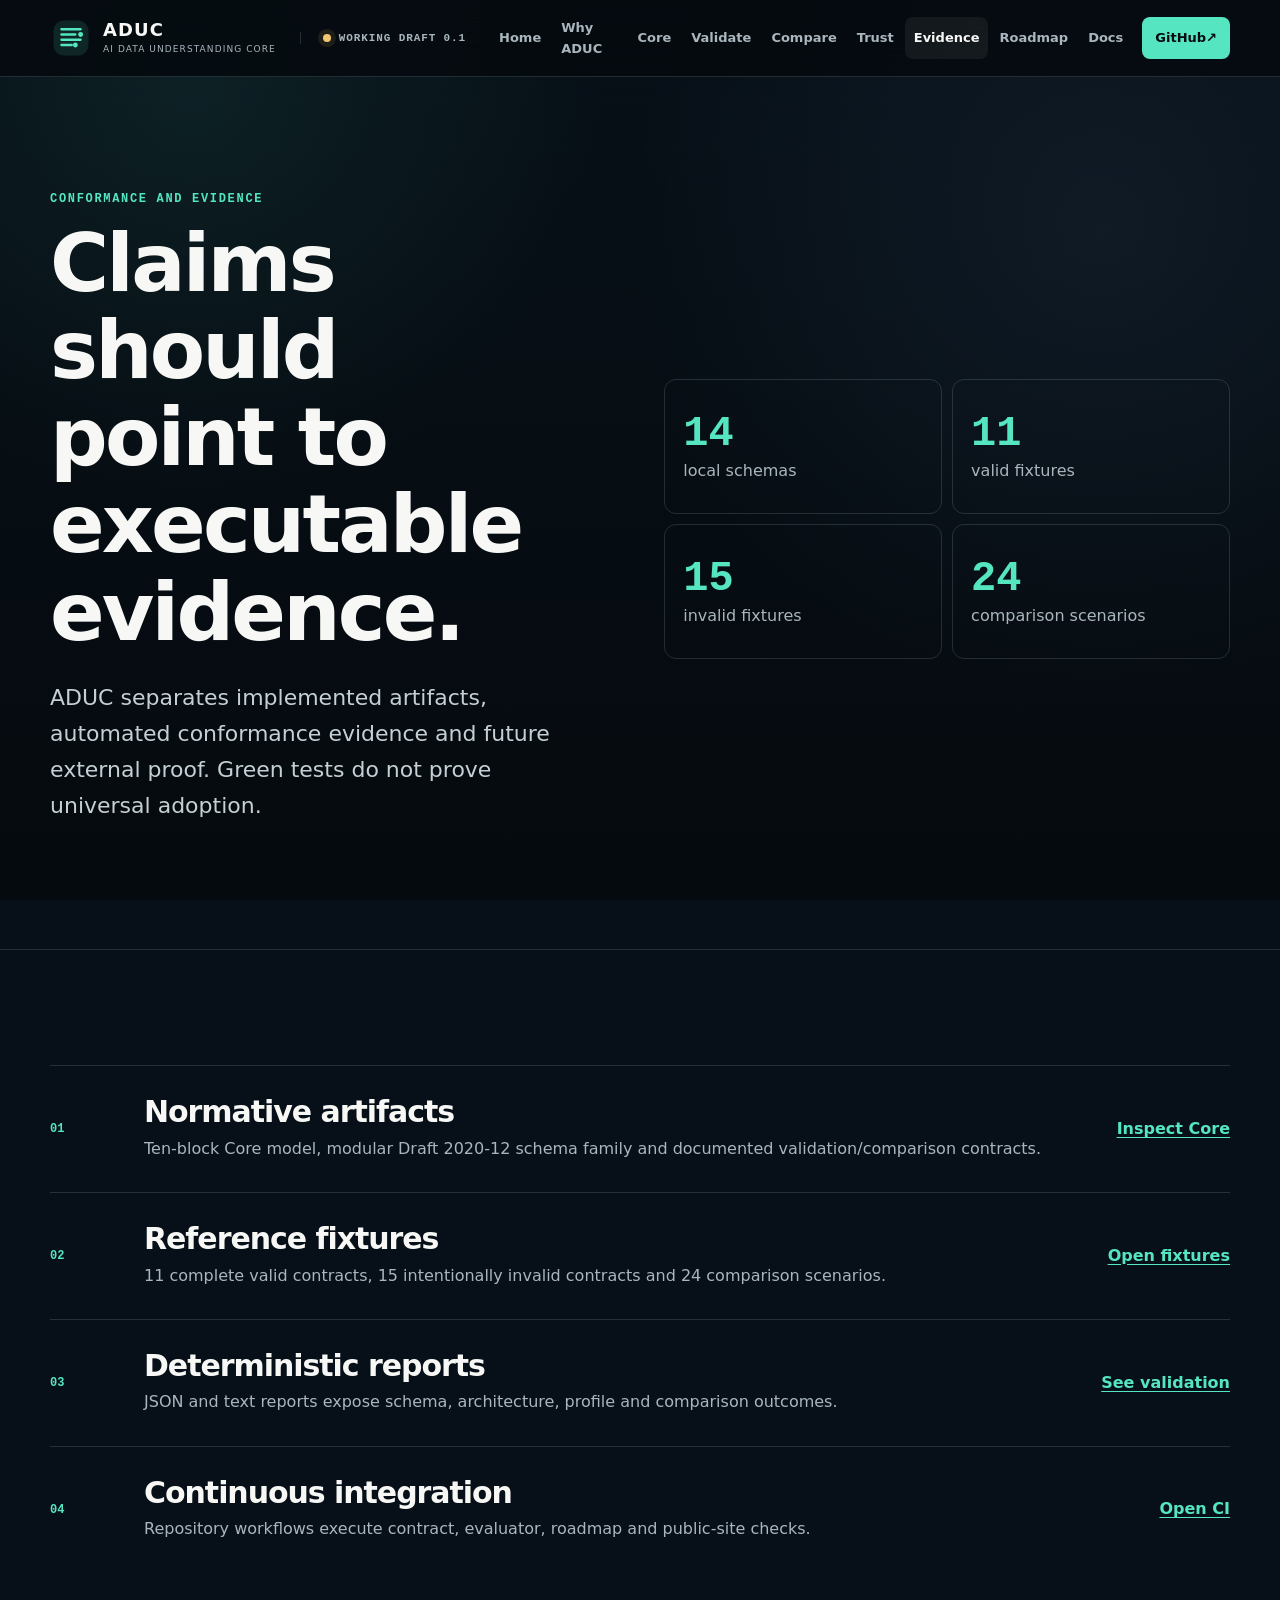
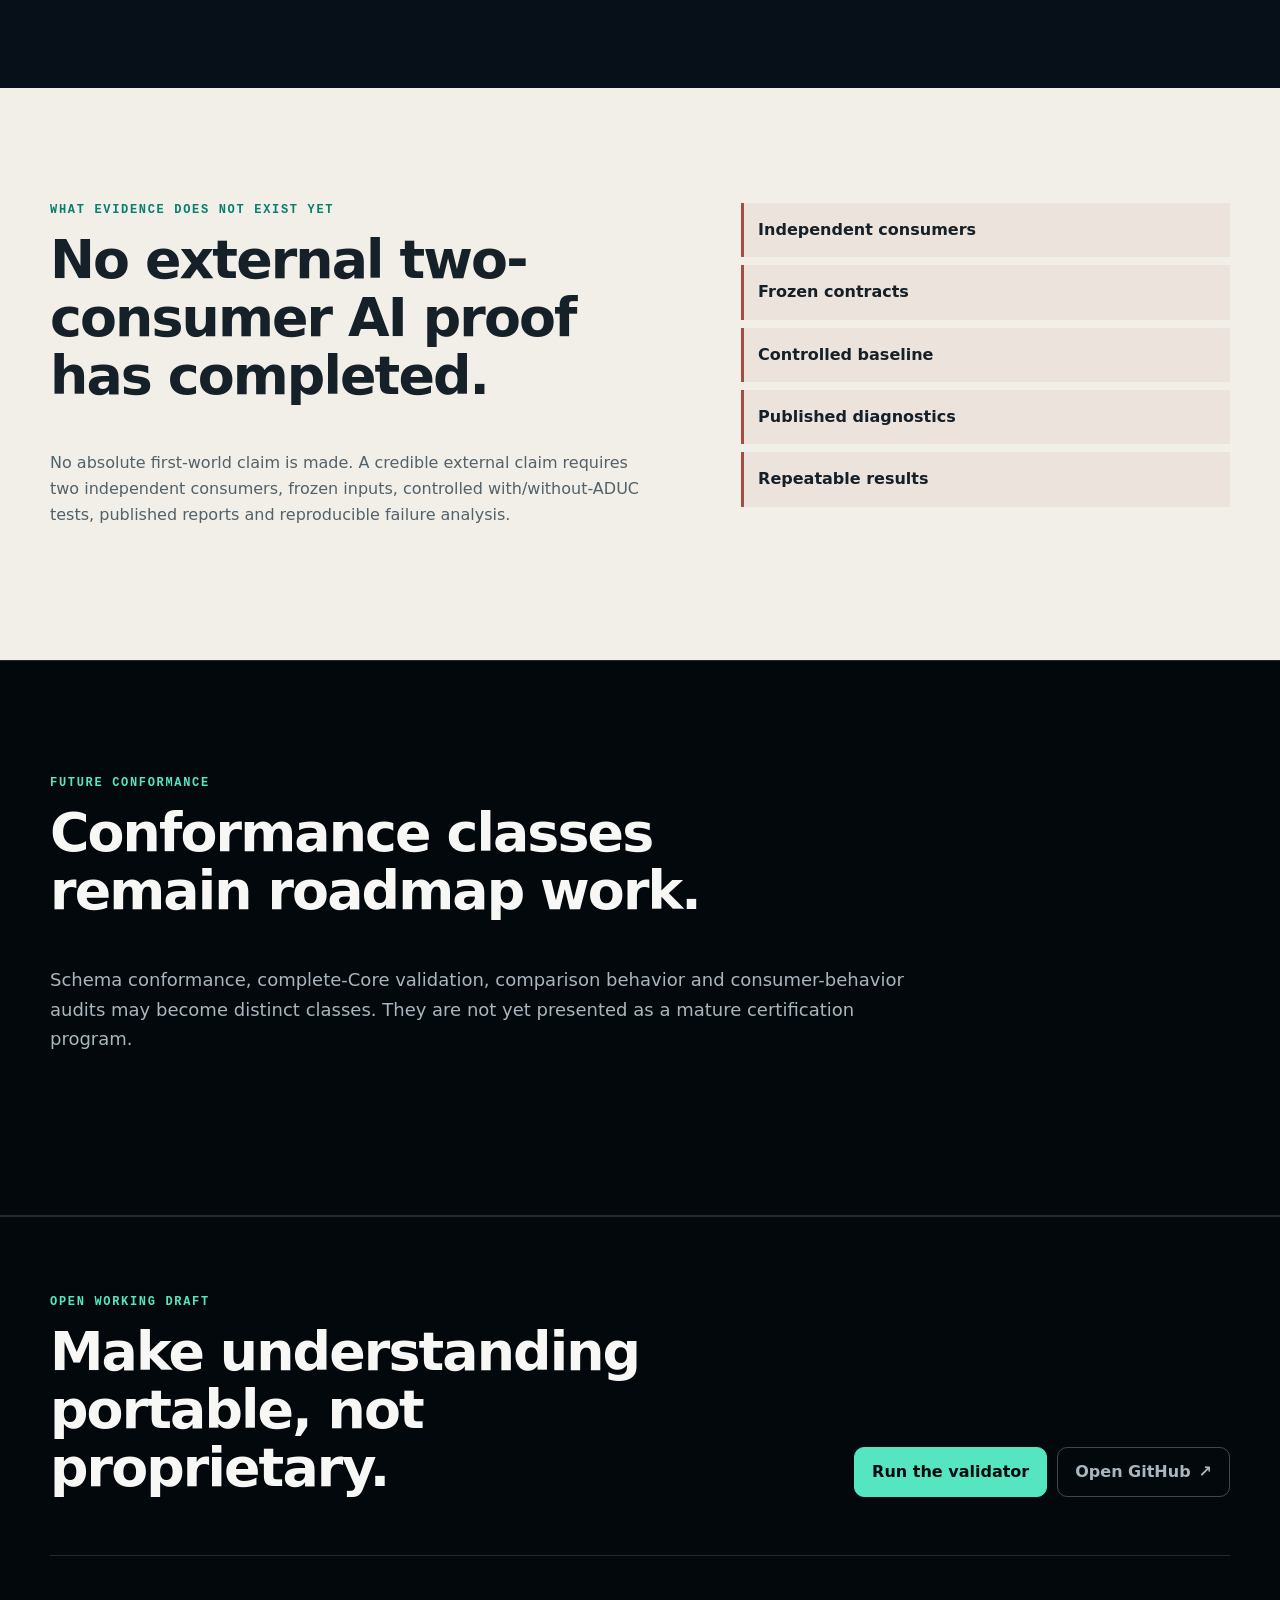
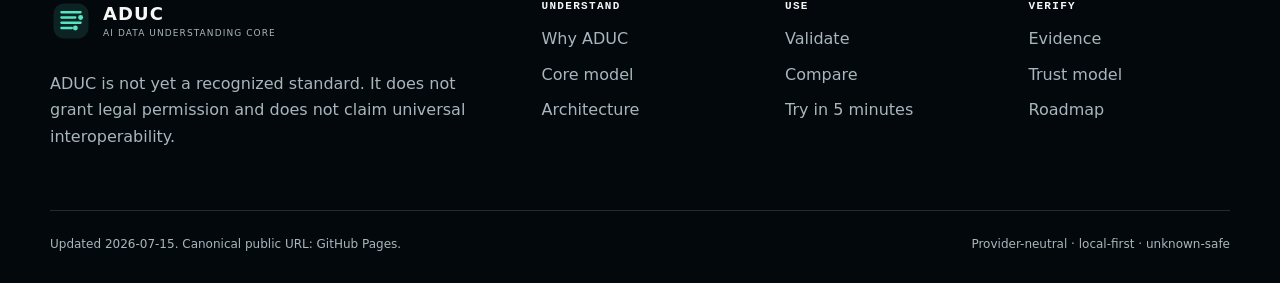
<file: website/evidence.html>
<!doctype html>
<html lang="en">
<head>
  <meta charset="utf-8">
  <meta name="viewport" content="width=device-width, initial-scale=1">
  <meta name="color-scheme" content="dark light">
  <title>ADUC conformance evidence — Schemas, fixtures, tests and limits</title>
  <meta name="description" content="Inspect implemented ADUC schemas, fixtures, comparison scenarios, deterministic reports, CI evidence and unproven claims.">
  <meta name="theme-color" content="#071018">
  <link rel="canonical" href="https://bacoul.github.io/AI-Data-Understanding-Core-ADUC/evidence.html">
  <meta property="og:type" content="website">
  <meta property="og:title" content="ADUC conformance evidence — Schemas, fixtures, tests and limits">
  <meta property="og:description" content="Inspect implemented ADUC schemas, fixtures, comparison scenarios, deterministic reports, CI evidence and unproven claims.">
  <meta property="og:url" content="https://bacoul.github.io/AI-Data-Understanding-Core-ADUC/evidence.html">
  <meta property="og:site_name" content="ADUC">
  <meta name="twitter:card" content="summary_large_image">
  <meta name="twitter:title" content="ADUC conformance evidence — Schemas, fixtures, tests and limits">
  <meta name="twitter:description" content="Inspect implemented ADUC schemas, fixtures, comparison scenarios, deterministic reports, CI evidence and unproven claims.">
  <script>document.documentElement.classList.add('js');</script>
  <link rel="stylesheet" href="assets/styles.css">
  <script defer src="assets/app.js"></script>
  <script type="application/ld+json">[{"@context":"https://schema.org","@type":"Organization","name":"AI Data Understanding Core","alternateName":"ADUC","url":"https://bacoul.github.io/AI-Data-Understanding-Core-ADUC/","sameAs":["https://github.com/BACOUL/AI-Data-Understanding-Core-ADUC"]},{"@context":"https://schema.org","@type":"WebSite","name":"ADUC","url":"https://bacoul.github.io/AI-Data-Understanding-Core-ADUC/","description":"Working Draft documentation for portable AI data understanding contracts."},{"@context":"https://schema.org","@type":"BreadcrumbList","itemListElement":[{"@type":"ListItem","position":1,"name":"Home","item":"https://bacoul.github.io/AI-Data-Understanding-Core-ADUC/"},{"@type":"ListItem","position":2,"name":"ADUC conformance evidence — Schemas, fixtures, tests and limits","item":"https://bacoul.github.io/AI-Data-Understanding-Core-ADUC/evidence.html"}]},{"@context":"https://schema.org","@type":"TechArticle","headline":"ADUC conformance evidence — Schemas, fixtures, tests and limits","description":"Inspect implemented ADUC schemas, fixtures, comparison scenarios, deterministic reports, CI evidence and unproven claims.","url":"https://bacoul.github.io/AI-Data-Understanding-Core-ADUC/evidence.html","dateModified":"2026-07-15","isAccessibleForFree":true,"about":["AI data interoperability","AI-readable data contract","portable data understanding","deterministic AI data validation","AI data provenance","multi-model data consistency"]}]</script>
</head>
<body data-page="evidence.html">
<a class="skip-link" href="#main">Skip to content</a>
<header class="site-header" data-site-header>
  <div class="shell header-row">
    <a class="brand" href="index.html" aria-label="ADUC home">
      <svg class="brand-symbol" viewBox="0 0 48 48" aria-hidden="true" focusable="false">
  <rect x="4" y="4" width="40" height="40" rx="12" fill="currentColor" opacity=".12"/>
  <path d="M13 14h22M13 20h16M13 26h22M13 32h12" fill="none" stroke="currentColor" stroke-width="2.6" stroke-linecap="round"/>
  <circle cx="35" cy="20" r="2.8" fill="currentColor"/>
  <circle cx="29" cy="32" r="2.8" fill="currentColor"/>
</svg>
      <span class="brand-wordmark"><strong>ADUC</strong><small>AI Data Understanding Core</small></span>
    </a>
    <div class="header-status" aria-label="Project status">
      <span class="status-pulse" aria-hidden="true"></span>
      Working Draft 0.1
    </div>
    <button class="nav-toggle" type="button" aria-expanded="false" aria-controls="primary-navigation" data-nav-toggle>
      <span class="sr-only">Open navigation</span>
      <span class="nav-toggle-lines" aria-hidden="true"><i></i><i></i></span>
    </button>
    <nav class="site-nav" id="primary-navigation" aria-label="Primary navigation" data-site-nav>
      <a href="index.html">Home</a><a href="why-aduc.html">Why ADUC</a><a href="core.html">Core</a><a href="validate.html">Validate</a><a href="compare.html">Compare</a><a href="trust.html">Trust</a><a href="evidence.html" aria-current="page">Evidence</a><a href="roadmap.html">Roadmap</a><a href="docs.html">Docs</a><a class="nav-github" href="https://github.com/BACOUL/AI-Data-Understanding-Core-ADUC">GitHub <span aria-hidden="true">↗</span></a>
    </nav>
  </div>
</header>
<main id="main">
<section class="page-hero"><div class="shell page-hero-grid"><div><p class="eyebrow">Conformance and evidence</p><h1>Claims should point to executable evidence.</h1><p class="page-lead">ADUC separates implemented artifacts, automated conformance evidence and future external proof. Green tests do not prove universal adoption.</p></div><div class="evidence-counter"><div><strong>14</strong><span>local schemas</span></div><div><strong>11</strong><span>valid fixtures</span></div><div><strong>15</strong><span>invalid fixtures</span></div><div><strong>24</strong><span>comparison scenarios</span></div></div></div></section>
<section class="section"><div class="shell evidence-timeline"><article><span>01</span><div><h2>Normative artifacts</h2><p>Ten-block Core model, modular Draft 2020-12 schema family and documented validation/comparison contracts.</p></div><a href="core.html">Inspect Core</a></article><article><span>02</span><div><h2>Reference fixtures</h2><p>11 complete valid contracts, 15 intentionally invalid contracts and 24 comparison scenarios.</p></div><a href="https://github.com/BACOUL/AI-Data-Understanding-Core-ADUC/tree/main/examples/core">Open fixtures</a></article><article><span>03</span><div><h2>Deterministic reports</h2><p>JSON and text reports expose schema, architecture, profile and comparison outcomes.</p></div><a href="validate.html">See validation</a></article><article><span>04</span><div><h2>Continuous integration</h2><p>Repository workflows execute contract, evaluator, roadmap and public-site checks.</p></div><a href="https://github.com/BACOUL/AI-Data-Understanding-Core-ADUC/actions">Open CI</a></article></div></section>
<section class="section section-paper"><div class="shell proof-boundary"><div><p class="eyebrow">What evidence does not exist yet</p><h2>No external two-consumer AI proof has completed.</h2><p>No absolute first-world claim is made. A credible external claim requires two independent consumers, frozen inputs, controlled with/without-ADUC tests, published reports and reproducible failure analysis.</p></div><div class="proof-checklist"><span>Independent consumers</span><span>Frozen contracts</span><span>Controlled baseline</span><span>Published diagnostics</span><span>Repeatable results</span></div></div></section>
<section class="section section-ink"><div class="shell"><div class="section-heading wide"><p class="eyebrow">Future conformance</p><h2>Conformance classes remain roadmap work.</h2><p>Schema conformance, complete-Core validation, comparison behavior and consumer-behavior audits may become distinct classes. They are not yet presented as a mature certification program.</p></div></div></section>
</main>
<footer class="site-footer">
  <div class="shell footer-callout">
    <div>
      <p class="eyebrow">Open Working Draft</p>
      <h2>Make understanding portable, not proprietary.</h2>
    </div>
    <div class="footer-actions">
      <a class="button primary" href="docs.html">Run the validator</a>
      <a class="button quiet" href="https://github.com/BACOUL/AI-Data-Understanding-Core-ADUC">Open GitHub <span aria-hidden="true">↗</span></a>
    </div>
  </div>
  <div class="shell footer-grid">
    <div class="footer-intro">
      <a class="brand" href="index.html"><svg class="brand-symbol" viewBox="0 0 48 48" aria-hidden="true" focusable="false">
  <rect x="4" y="4" width="40" height="40" rx="12" fill="currentColor" opacity=".12"/>
  <path d="M13 14h22M13 20h16M13 26h22M13 32h12" fill="none" stroke="currentColor" stroke-width="2.6" stroke-linecap="round"/>
  <circle cx="35" cy="20" r="2.8" fill="currentColor"/>
  <circle cx="29" cy="32" r="2.8" fill="currentColor"/>
</svg><span class="brand-wordmark"><strong>ADUC</strong><small>AI Data Understanding Core</small></span></a>
      <p>ADUC is not yet a recognized standard. It does not grant legal permission and does not claim universal interoperability.</p>
    </div>
    <div><h2>Understand</h2><a href="why-aduc.html">Why ADUC</a><a href="core.html">Core model</a><a href="architecture.html">Architecture</a></div>
    <div><h2>Use</h2><a href="validate.html">Validate</a><a href="compare.html">Compare</a><a href="docs.html">Try in 5 minutes</a></div>
    <div><h2>Verify</h2><a href="evidence.html">Evidence</a><a href="trust.html">Trust model</a><a href="roadmap.html">Roadmap</a></div>
  </div>
  <div class="shell footer-bottom"><span>Updated 2026-07-15. Canonical public URL: GitHub Pages.</span><span>Provider-neutral · local-first · unknown-safe</span></div>
</footer>
</body>
</html>
</file>
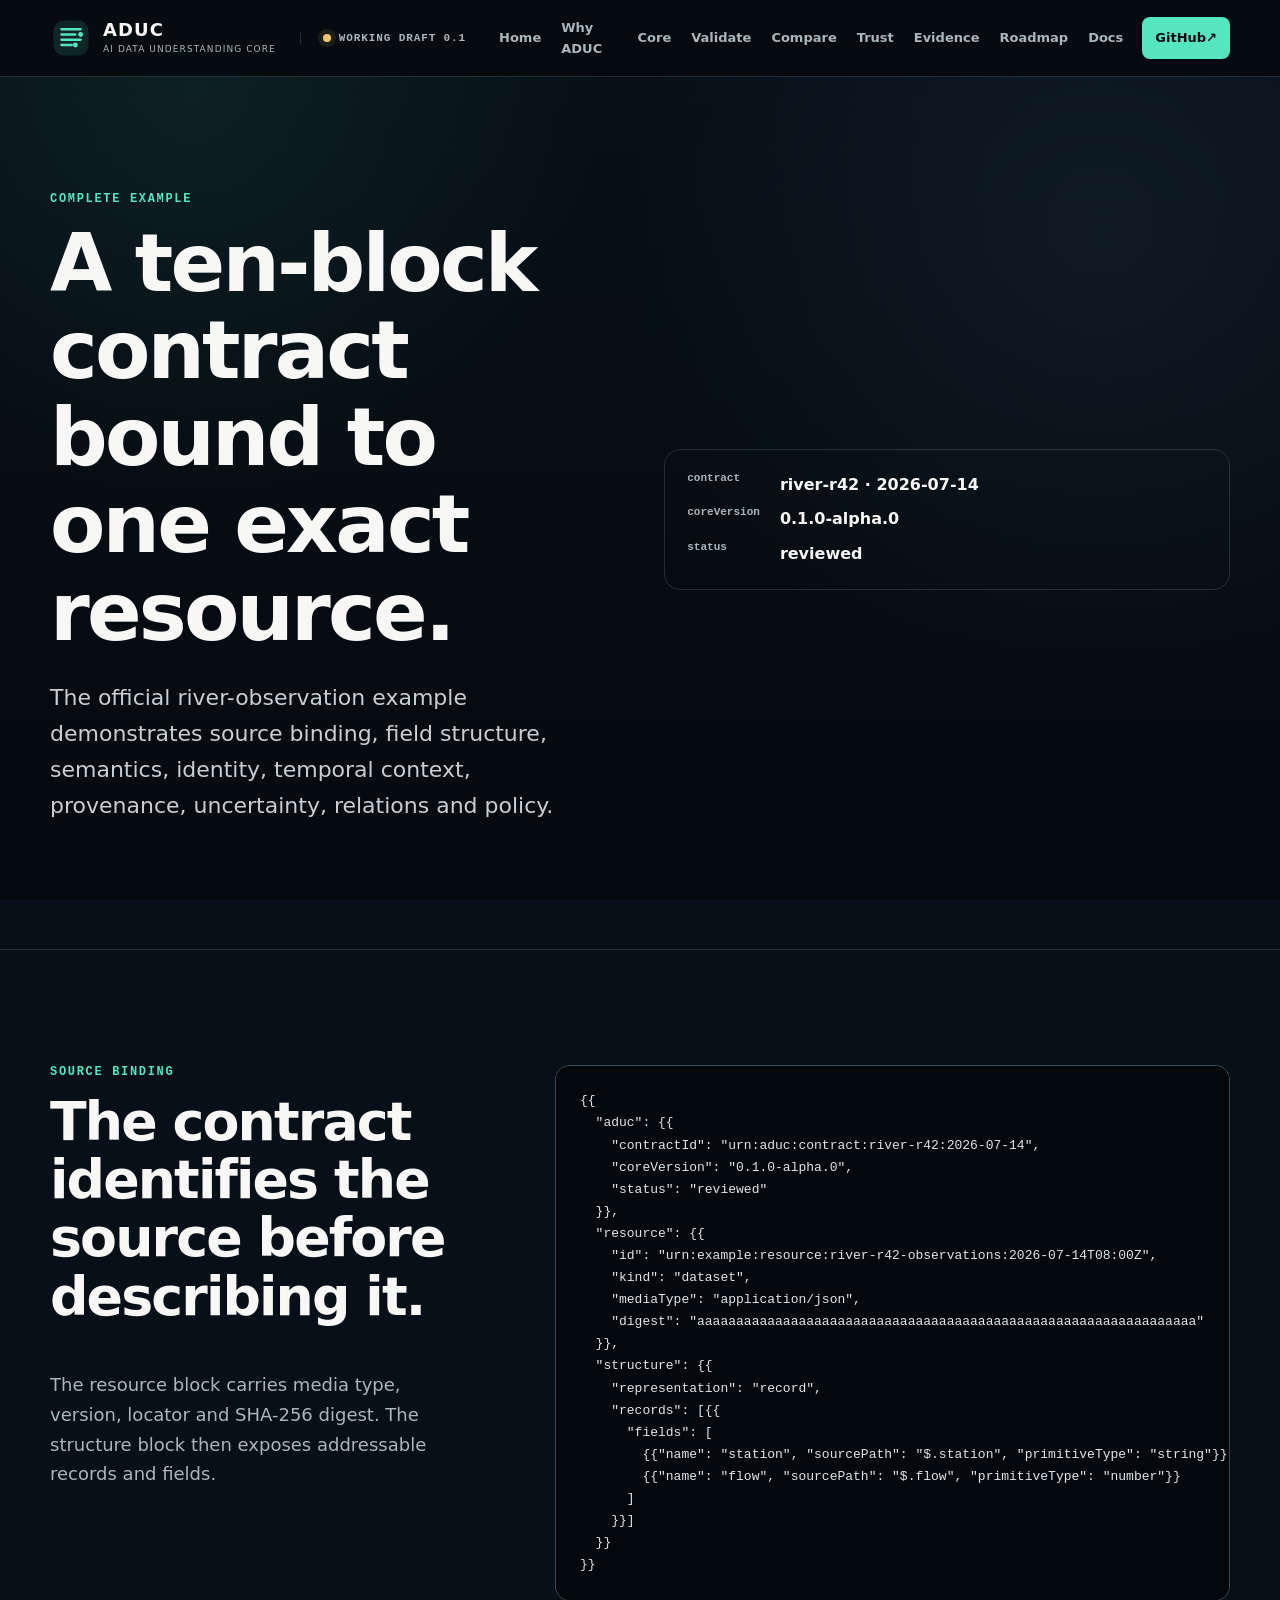
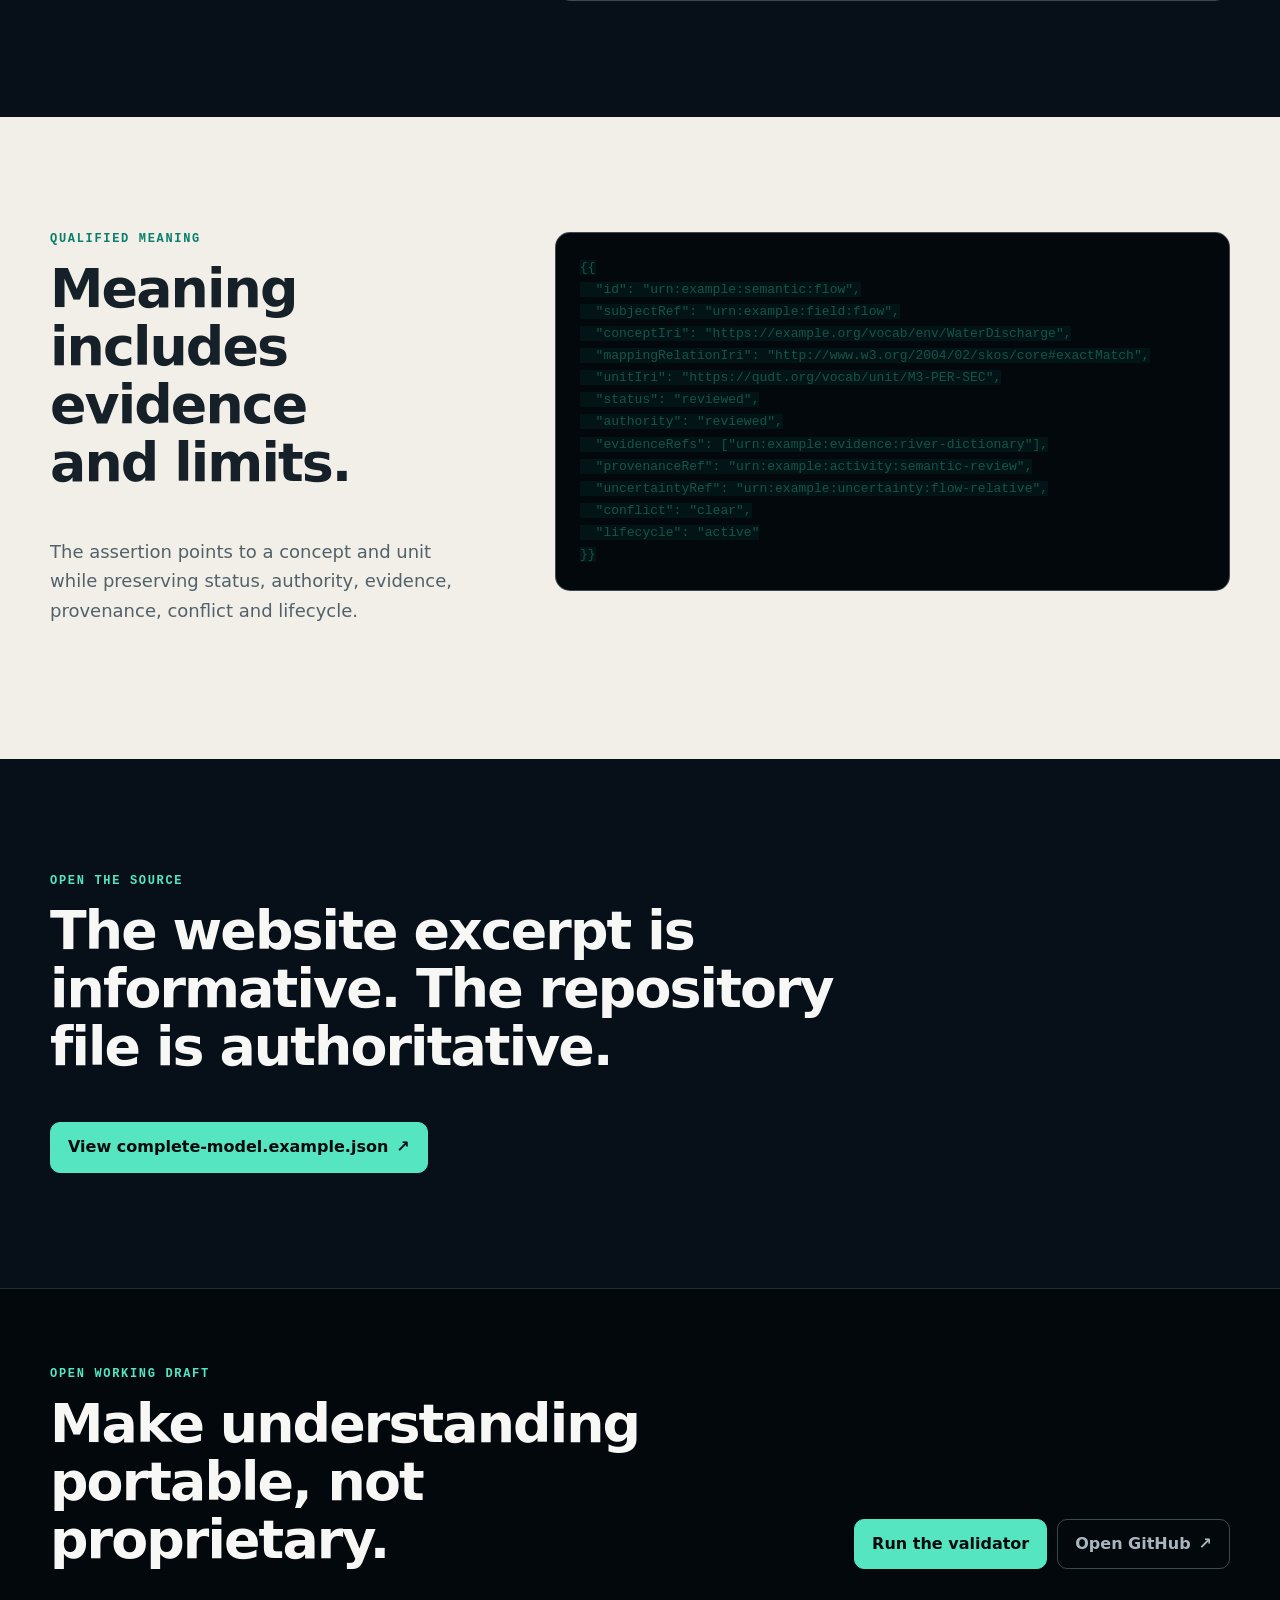
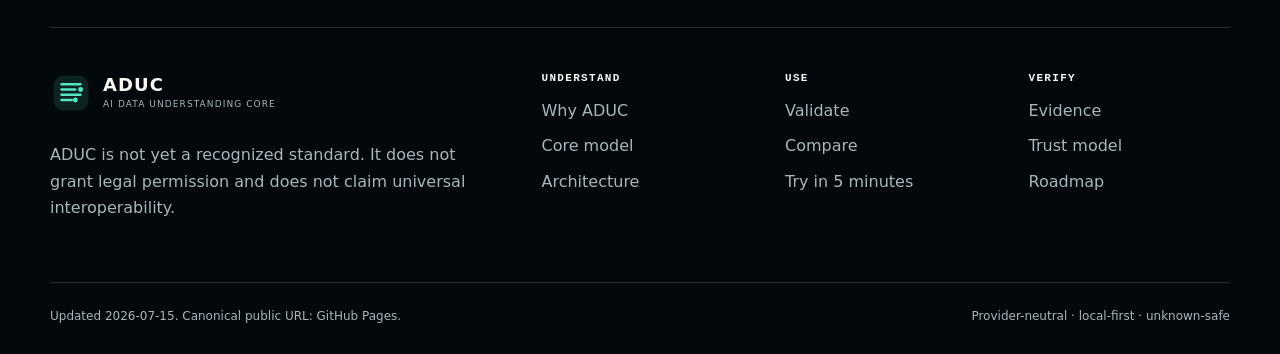
<file: website/example.html>
<!doctype html>
<html lang="en">
<head>
  <meta charset="utf-8">
  <meta name="viewport" content="width=device-width, initial-scale=1">
  <meta name="color-scheme" content="dark light">
  <title>ADUC complete Core example — River observation contract</title>
  <meta name="description" content="Read an official ten-block ADUC Core contract excerpt with source binding, semantics, identity, provenance, uncertainty and policy.">
  <meta name="theme-color" content="#071018">
  <link rel="canonical" href="https://bacoul.github.io/AI-Data-Understanding-Core-ADUC/example.html">
  <meta property="og:type" content="website">
  <meta property="og:title" content="ADUC complete Core example — River observation contract">
  <meta property="og:description" content="Read an official ten-block ADUC Core contract excerpt with source binding, semantics, identity, provenance, uncertainty and policy.">
  <meta property="og:url" content="https://bacoul.github.io/AI-Data-Understanding-Core-ADUC/example.html">
  <meta property="og:site_name" content="ADUC">
  <meta name="twitter:card" content="summary_large_image">
  <meta name="twitter:title" content="ADUC complete Core example — River observation contract">
  <meta name="twitter:description" content="Read an official ten-block ADUC Core contract excerpt with source binding, semantics, identity, provenance, uncertainty and policy.">
  <script>document.documentElement.classList.add('js');</script>
  <link rel="stylesheet" href="assets/styles.css">
  <script defer src="assets/app.js"></script>
  <script type="application/ld+json">[{"@context":"https://schema.org","@type":"Organization","name":"AI Data Understanding Core","alternateName":"ADUC","url":"https://bacoul.github.io/AI-Data-Understanding-Core-ADUC/","sameAs":["https://github.com/BACOUL/AI-Data-Understanding-Core-ADUC"]},{"@context":"https://schema.org","@type":"WebSite","name":"ADUC","url":"https://bacoul.github.io/AI-Data-Understanding-Core-ADUC/","description":"Working Draft documentation for portable AI data understanding contracts."},{"@context":"https://schema.org","@type":"BreadcrumbList","itemListElement":[{"@type":"ListItem","position":1,"name":"Home","item":"https://bacoul.github.io/AI-Data-Understanding-Core-ADUC/"},{"@type":"ListItem","position":2,"name":"ADUC complete Core example — River observation contract","item":"https://bacoul.github.io/AI-Data-Understanding-Core-ADUC/example.html"}]},{"@context":"https://schema.org","@type":"TechArticle","headline":"ADUC complete Core example — River observation contract","description":"Read an official ten-block ADUC Core contract excerpt with source binding, semantics, identity, provenance, uncertainty and policy.","url":"https://bacoul.github.io/AI-Data-Understanding-Core-ADUC/example.html","dateModified":"2026-07-15","isAccessibleForFree":true,"about":["AI data interoperability","AI-readable data contract","portable data understanding","deterministic AI data validation","AI data provenance","multi-model data consistency"]}]</script>
</head>
<body data-page="example.html">
<a class="skip-link" href="#main">Skip to content</a>
<header class="site-header" data-site-header>
  <div class="shell header-row">
    <a class="brand" href="index.html" aria-label="ADUC home">
      <svg class="brand-symbol" viewBox="0 0 48 48" aria-hidden="true" focusable="false">
  <rect x="4" y="4" width="40" height="40" rx="12" fill="currentColor" opacity=".12"/>
  <path d="M13 14h22M13 20h16M13 26h22M13 32h12" fill="none" stroke="currentColor" stroke-width="2.6" stroke-linecap="round"/>
  <circle cx="35" cy="20" r="2.8" fill="currentColor"/>
  <circle cx="29" cy="32" r="2.8" fill="currentColor"/>
</svg>
      <span class="brand-wordmark"><strong>ADUC</strong><small>AI Data Understanding Core</small></span>
    </a>
    <div class="header-status" aria-label="Project status">
      <span class="status-pulse" aria-hidden="true"></span>
      Working Draft 0.1
    </div>
    <button class="nav-toggle" type="button" aria-expanded="false" aria-controls="primary-navigation" data-nav-toggle>
      <span class="sr-only">Open navigation</span>
      <span class="nav-toggle-lines" aria-hidden="true"><i></i><i></i></span>
    </button>
    <nav class="site-nav" id="primary-navigation" aria-label="Primary navigation" data-site-nav>
      <a href="index.html">Home</a><a href="why-aduc.html">Why ADUC</a><a href="core.html">Core</a><a href="validate.html">Validate</a><a href="compare.html">Compare</a><a href="trust.html">Trust</a><a href="evidence.html">Evidence</a><a href="roadmap.html">Roadmap</a><a href="docs.html">Docs</a><a class="nav-github" href="https://github.com/BACOUL/AI-Data-Understanding-Core-ADUC">GitHub <span aria-hidden="true">↗</span></a>
    </nav>
  </div>
</header>
<main id="main">
<section class="page-hero"><div class="shell page-hero-grid"><div><p class="eyebrow">Complete example</p><h1>A ten-block contract bound to one exact resource.</h1><p class="page-lead">The official river-observation example demonstrates source binding, field structure, semantics, identity, temporal context, provenance, uncertainty, relations and policy.</p></div><div class="example-summary"><span>contract</span><strong>river-r42 · 2026-07-14</strong><span>coreVersion</span><strong>0.1.0-alpha.0</strong><span>status</span><strong>reviewed</strong></div></div></section>
<section class="section"><div class="shell example-grid"><div class="section-heading"><p class="eyebrow">Source binding</p><h2>The contract identifies the source before describing it.</h2><p>The resource block carries media type, version, locator and SHA-256 digest. The structure block then exposes addressable records and fields.</p></div><div class="code-frame"><pre class="code-block"><code>{{
  &quot;aduc&quot;: {{
    &quot;contractId&quot;: &quot;urn:aduc:contract:river-r42:2026-07-14&quot;,
    &quot;coreVersion&quot;: &quot;0.1.0-alpha.0&quot;,
    &quot;status&quot;: &quot;reviewed&quot;
  }},
  &quot;resource&quot;: {{
    &quot;id&quot;: &quot;urn:example:resource:river-r42-observations:2026-07-14T08:00Z&quot;,
    &quot;kind&quot;: &quot;dataset&quot;,
    &quot;mediaType&quot;: &quot;application/json&quot;,
    &quot;digest&quot;: &quot;aaaaaaaaaaaaaaaaaaaaaaaaaaaaaaaaaaaaaaaaaaaaaaaaaaaaaaaaaaaaaaaa&quot;
  }},
  &quot;structure&quot;: {{
    &quot;representation&quot;: &quot;record&quot;,
    &quot;records&quot;: [{{
      &quot;fields&quot;: [
        {{&quot;name&quot;: &quot;station&quot;, &quot;sourcePath&quot;: &quot;$.station&quot;, &quot;primitiveType&quot;: &quot;string&quot;}},
        {{&quot;name&quot;: &quot;flow&quot;, &quot;sourcePath&quot;: &quot;$.flow&quot;, &quot;primitiveType&quot;: &quot;number&quot;}}
      ]
    }}]
  }}
}}</code></pre></div></div></section>
<section class="section section-paper"><div class="shell example-grid"><div class="section-heading"><p class="eyebrow">Qualified meaning</p><h2>Meaning includes evidence and limits.</h2><p>The assertion points to a concept and unit while preserving status, authority, evidence, provenance, conflict and lifecycle.</p></div><div class="code-frame"><pre class="code-block"><code>{{
  &quot;id&quot;: &quot;urn:example:semantic:flow&quot;,
  &quot;subjectRef&quot;: &quot;urn:example:field:flow&quot;,
  &quot;conceptIri&quot;: &quot;https://example.org/vocab/env/WaterDischarge&quot;,
  &quot;mappingRelationIri&quot;: &quot;http://www.w3.org/2004/02/skos/core#exactMatch&quot;,
  &quot;unitIri&quot;: &quot;https://qudt.org/vocab/unit/M3-PER-SEC&quot;,
  &quot;status&quot;: &quot;reviewed&quot;,
  &quot;authority&quot;: &quot;reviewed&quot;,
  &quot;evidenceRefs&quot;: [&quot;urn:example:evidence:river-dictionary&quot;],
  &quot;provenanceRef&quot;: &quot;urn:example:activity:semantic-review&quot;,
  &quot;uncertaintyRef&quot;: &quot;urn:example:uncertainty:flow-relative&quot;,
  &quot;conflict&quot;: &quot;clear&quot;,
  &quot;lifecycle&quot;: &quot;active&quot;
}}</code></pre></div></div></section>
<section class="section"><div class="shell"><div class="section-heading wide"><p class="eyebrow">Open the source</p><h2>The website excerpt is informative. The repository file is authoritative.</h2></div><a class="button primary" href="https://github.com/BACOUL/AI-Data-Understanding-Core-ADUC/blob/main/examples/core/complete-model.example.json">View complete-model.example.json <span aria-hidden="true">↗</span></a></div></section>
</main>
<footer class="site-footer">
  <div class="shell footer-callout">
    <div>
      <p class="eyebrow">Open Working Draft</p>
      <h2>Make understanding portable, not proprietary.</h2>
    </div>
    <div class="footer-actions">
      <a class="button primary" href="docs.html">Run the validator</a>
      <a class="button quiet" href="https://github.com/BACOUL/AI-Data-Understanding-Core-ADUC">Open GitHub <span aria-hidden="true">↗</span></a>
    </div>
  </div>
  <div class="shell footer-grid">
    <div class="footer-intro">
      <a class="brand" href="index.html"><svg class="brand-symbol" viewBox="0 0 48 48" aria-hidden="true" focusable="false">
  <rect x="4" y="4" width="40" height="40" rx="12" fill="currentColor" opacity=".12"/>
  <path d="M13 14h22M13 20h16M13 26h22M13 32h12" fill="none" stroke="currentColor" stroke-width="2.6" stroke-linecap="round"/>
  <circle cx="35" cy="20" r="2.8" fill="currentColor"/>
  <circle cx="29" cy="32" r="2.8" fill="currentColor"/>
</svg><span class="brand-wordmark"><strong>ADUC</strong><small>AI Data Understanding Core</small></span></a>
      <p>ADUC is not yet a recognized standard. It does not grant legal permission and does not claim universal interoperability.</p>
    </div>
    <div><h2>Understand</h2><a href="why-aduc.html">Why ADUC</a><a href="core.html">Core model</a><a href="architecture.html">Architecture</a></div>
    <div><h2>Use</h2><a href="validate.html">Validate</a><a href="compare.html">Compare</a><a href="docs.html">Try in 5 minutes</a></div>
    <div><h2>Verify</h2><a href="evidence.html">Evidence</a><a href="trust.html">Trust model</a><a href="roadmap.html">Roadmap</a></div>
  </div>
  <div class="shell footer-bottom"><span>Updated 2026-07-15. Canonical public URL: GitHub Pages.</span><span>Provider-neutral · local-first · unknown-safe</span></div>
</footer>
</body>
</html>
</file>
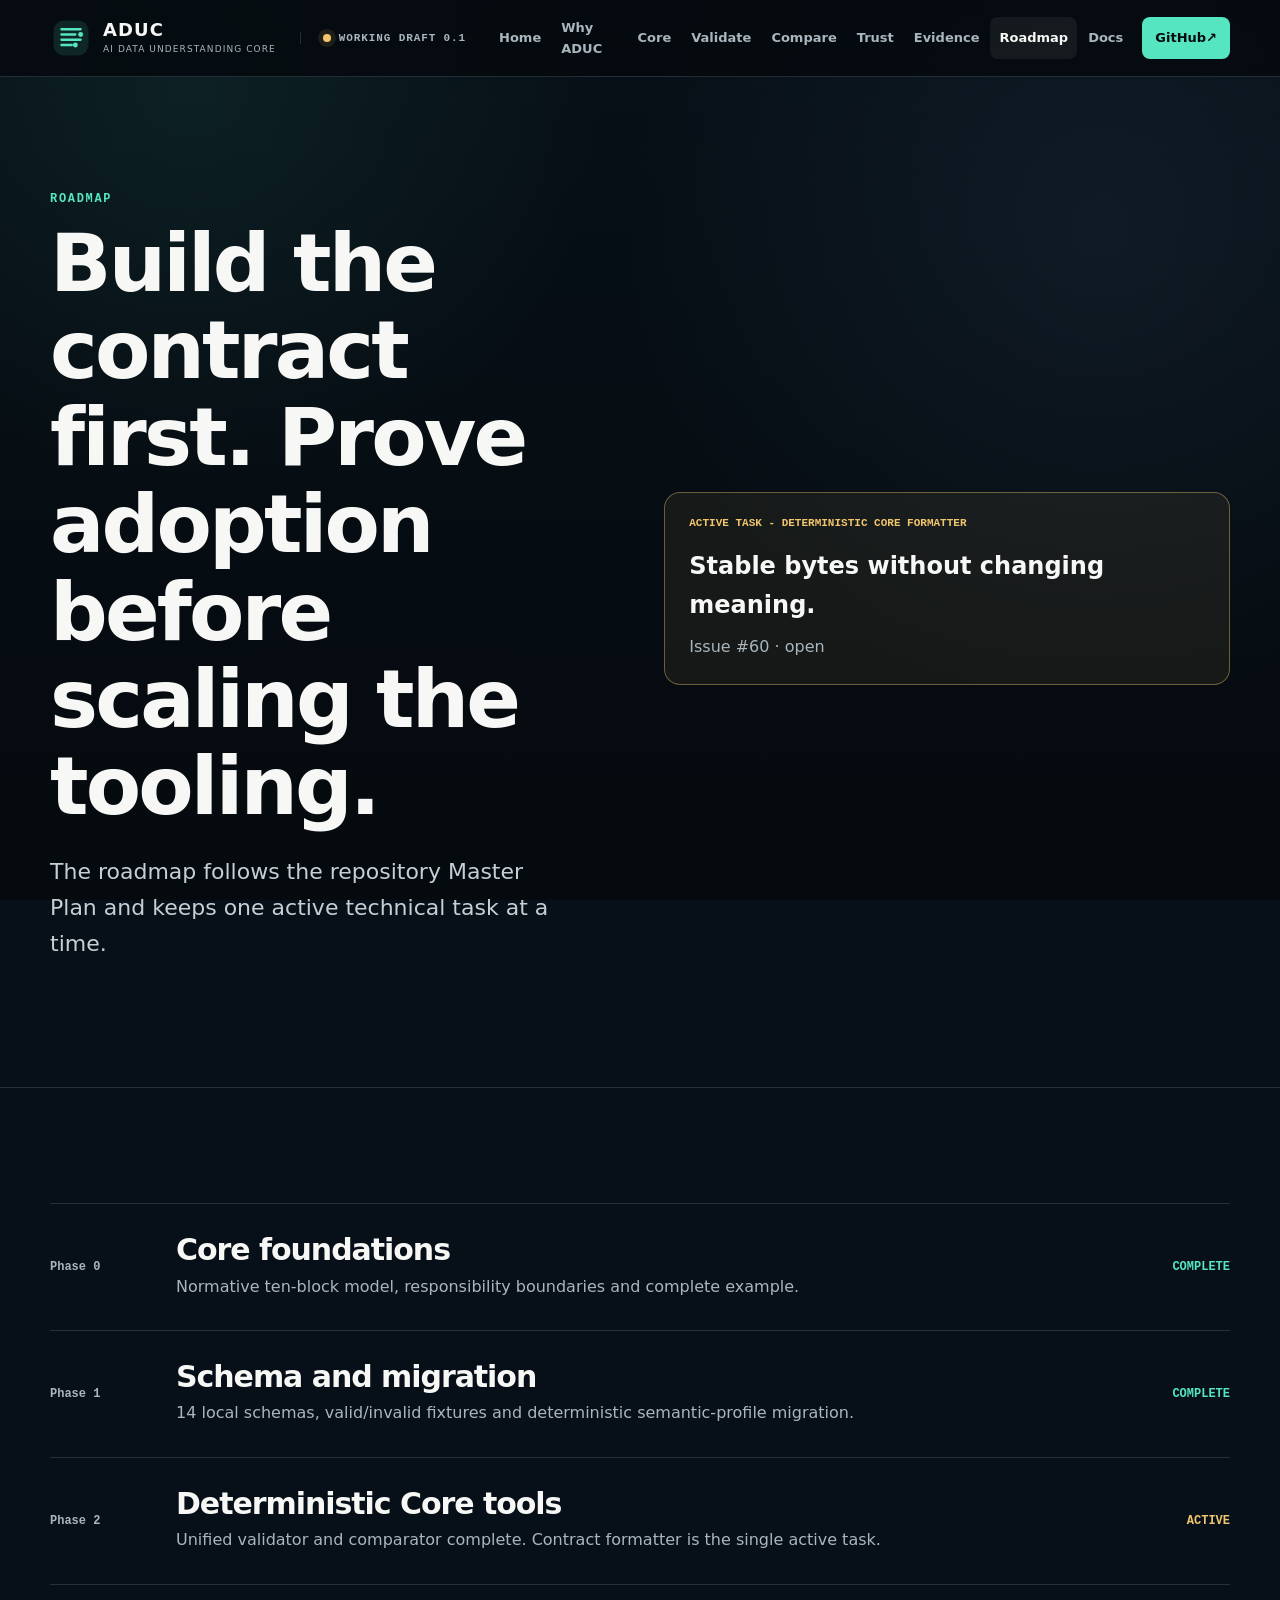
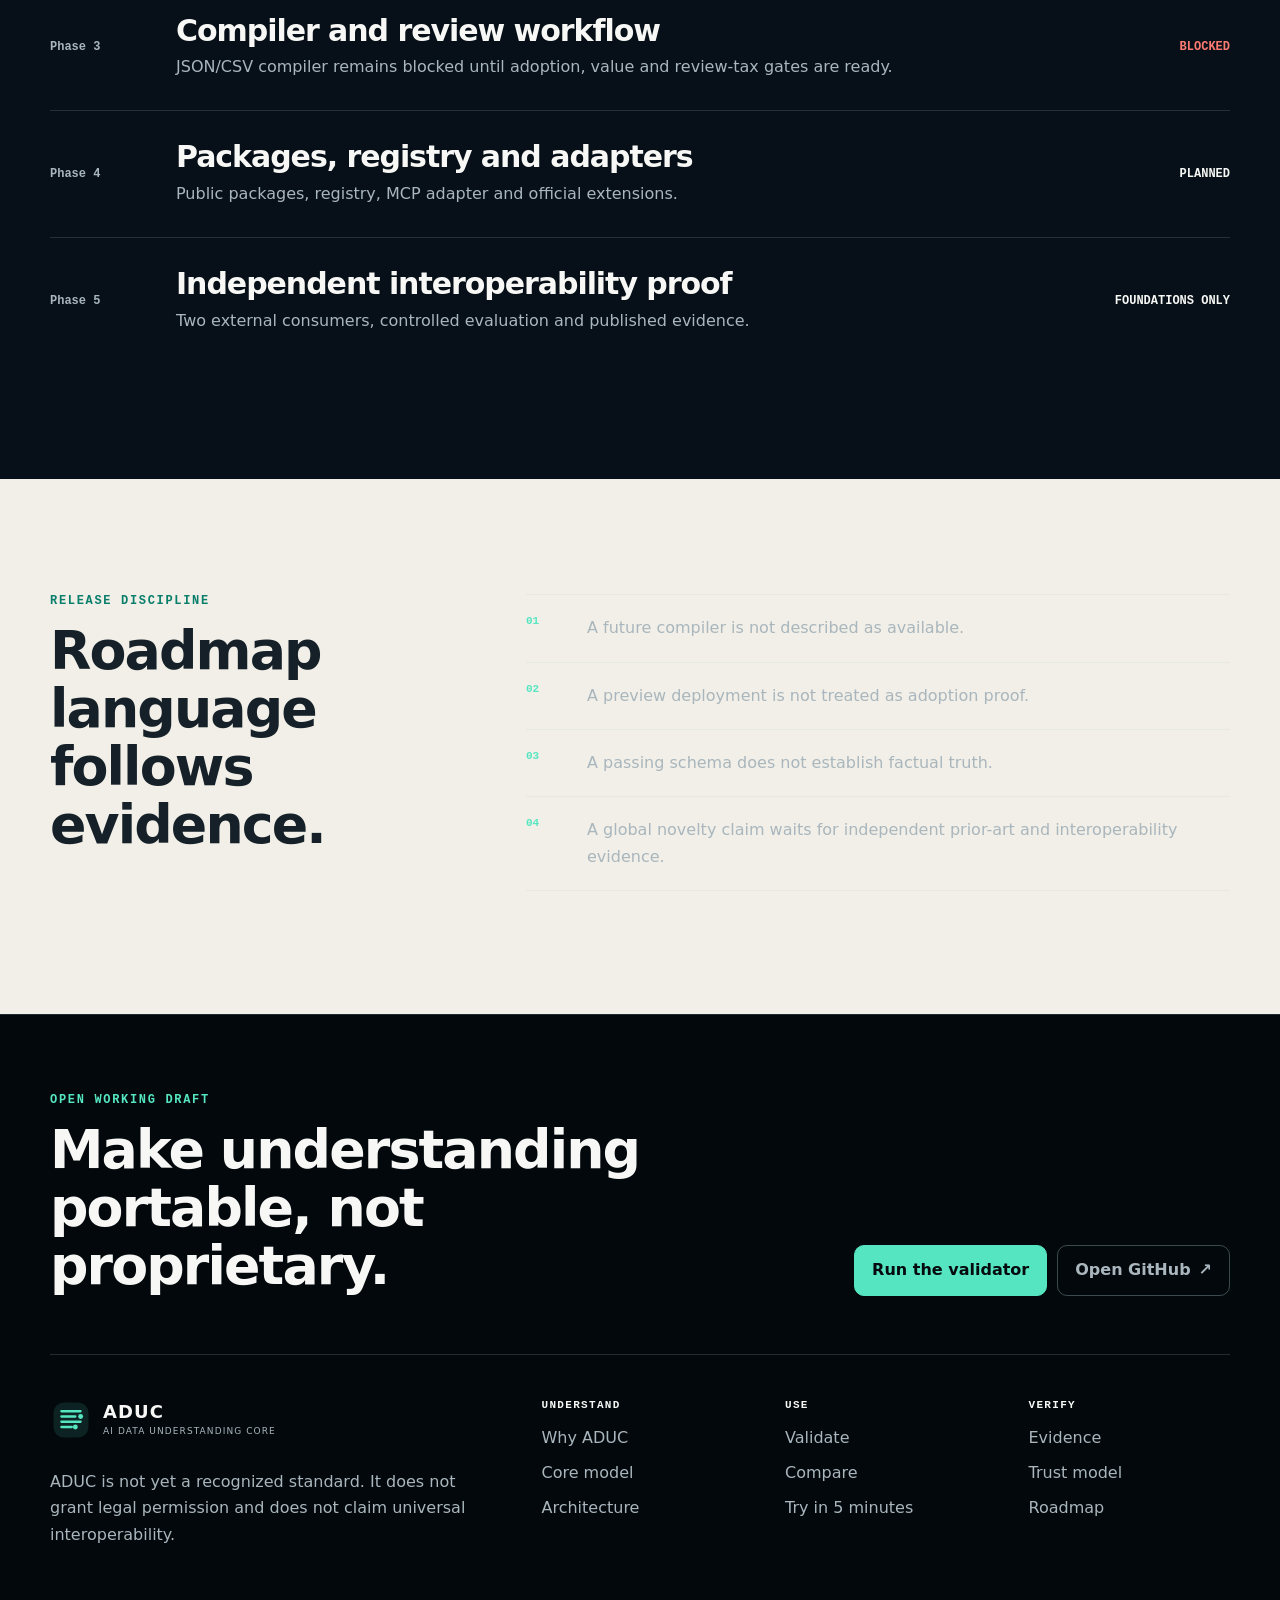
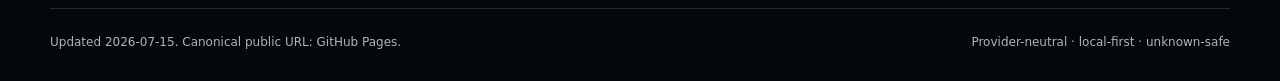
<file: website/roadmap.html>
<!doctype html>
<html lang="en">
<head>
  <meta charset="utf-8">
  <meta name="viewport" content="width=device-width, initial-scale=1">
  <meta name="color-scheme" content="dark light">
  <title>ADUC roadmap — From Core foundations to independent proof</title>
  <meta name="description" content="The evidence-gated ADUC roadmap for deterministic tooling, adoption, review workflows and external interoperability proof.">
  <meta name="theme-color" content="#071018">
  <link rel="canonical" href="https://bacoul.github.io/AI-Data-Understanding-Core-ADUC/roadmap.html">
  <meta property="og:type" content="website">
  <meta property="og:title" content="ADUC roadmap — From Core foundations to independent proof">
  <meta property="og:description" content="The evidence-gated ADUC roadmap for deterministic tooling, adoption, review workflows and external interoperability proof.">
  <meta property="og:url" content="https://bacoul.github.io/AI-Data-Understanding-Core-ADUC/roadmap.html">
  <meta property="og:site_name" content="ADUC">
  <meta name="twitter:card" content="summary_large_image">
  <meta name="twitter:title" content="ADUC roadmap — From Core foundations to independent proof">
  <meta name="twitter:description" content="The evidence-gated ADUC roadmap for deterministic tooling, adoption, review workflows and external interoperability proof.">
  <script>document.documentElement.classList.add('js');</script>
  <link rel="stylesheet" href="assets/styles.css">
  <script defer src="assets/app.js"></script>
  <script type="application/ld+json">[{"@context":"https://schema.org","@type":"Organization","name":"AI Data Understanding Core","alternateName":"ADUC","url":"https://bacoul.github.io/AI-Data-Understanding-Core-ADUC/","sameAs":["https://github.com/BACOUL/AI-Data-Understanding-Core-ADUC"]},{"@context":"https://schema.org","@type":"WebSite","name":"ADUC","url":"https://bacoul.github.io/AI-Data-Understanding-Core-ADUC/","description":"Working Draft documentation for portable AI data understanding contracts."},{"@context":"https://schema.org","@type":"BreadcrumbList","itemListElement":[{"@type":"ListItem","position":1,"name":"Home","item":"https://bacoul.github.io/AI-Data-Understanding-Core-ADUC/"},{"@type":"ListItem","position":2,"name":"ADUC roadmap — From Core foundations to independent proof","item":"https://bacoul.github.io/AI-Data-Understanding-Core-ADUC/roadmap.html"}]},{"@context":"https://schema.org","@type":"TechArticle","headline":"ADUC roadmap — From Core foundations to independent proof","description":"The evidence-gated ADUC roadmap for deterministic tooling, adoption, review workflows and external interoperability proof.","url":"https://bacoul.github.io/AI-Data-Understanding-Core-ADUC/roadmap.html","dateModified":"2026-07-15","isAccessibleForFree":true,"about":["AI data interoperability","AI-readable data contract","portable data understanding","deterministic AI data validation","AI data provenance","multi-model data consistency"]}]</script>
</head>
<body data-page="roadmap.html">
<a class="skip-link" href="#main">Skip to content</a>
<header class="site-header" data-site-header>
  <div class="shell header-row">
    <a class="brand" href="index.html" aria-label="ADUC home">
      <svg class="brand-symbol" viewBox="0 0 48 48" aria-hidden="true" focusable="false">
  <rect x="4" y="4" width="40" height="40" rx="12" fill="currentColor" opacity=".12"/>
  <path d="M13 14h22M13 20h16M13 26h22M13 32h12" fill="none" stroke="currentColor" stroke-width="2.6" stroke-linecap="round"/>
  <circle cx="35" cy="20" r="2.8" fill="currentColor"/>
  <circle cx="29" cy="32" r="2.8" fill="currentColor"/>
</svg>
      <span class="brand-wordmark"><strong>ADUC</strong><small>AI Data Understanding Core</small></span>
    </a>
    <div class="header-status" aria-label="Project status">
      <span class="status-pulse" aria-hidden="true"></span>
      Working Draft 0.1
    </div>
    <button class="nav-toggle" type="button" aria-expanded="false" aria-controls="primary-navigation" data-nav-toggle>
      <span class="sr-only">Open navigation</span>
      <span class="nav-toggle-lines" aria-hidden="true"><i></i><i></i></span>
    </button>
    <nav class="site-nav" id="primary-navigation" aria-label="Primary navigation" data-site-nav>
      <a href="index.html">Home</a><a href="why-aduc.html">Why ADUC</a><a href="core.html">Core</a><a href="validate.html">Validate</a><a href="compare.html">Compare</a><a href="trust.html">Trust</a><a href="evidence.html">Evidence</a><a href="roadmap.html" aria-current="page">Roadmap</a><a href="docs.html">Docs</a><a class="nav-github" href="https://github.com/BACOUL/AI-Data-Understanding-Core-ADUC">GitHub <span aria-hidden="true">↗</span></a>
    </nav>
  </div>
</header>
<main id="main">
<section class="page-hero"><div class="shell page-hero-grid"><div><p class="eyebrow">Roadmap</p><h1>Build the contract first. Prove adoption before scaling the tooling.</h1><p class="page-lead">The roadmap follows the repository Master Plan and keeps one active technical task at a time.</p></div><div class="roadmap-now"><small>Active task - Deterministic Core formatter</small><strong>Stable bytes without changing meaning.</strong><span>Issue #60 · open</span></div></div></section>
<section class="section"><div class="shell roadmap-track"><article class="complete"><span>Phase 0</span><div><h2>Core foundations</h2><p>Normative ten-block model, responsibility boundaries and complete example.</p></div><strong>Complete</strong></article><article class="complete"><span>Phase 1</span><div><h2>Schema and migration</h2><p>14 local schemas, valid/invalid fixtures and deterministic semantic-profile migration.</p></div><strong>Complete</strong></article><article class="active"><span>Phase 2</span><div><h2>Deterministic Core tools</h2><p>Unified validator and comparator complete. Contract formatter is the single active task.</p></div><strong>Active</strong></article><article class="blocked"><span>Phase 3</span><div><h2>Compiler and review workflow</h2><p>JSON/CSV compiler remains blocked until adoption, value and review-tax gates are ready.</p></div><strong>Blocked</strong></article><article><span>Phase 4</span><div><h2>Packages, registry and adapters</h2><p>Public packages, registry, MCP adapter and official extensions.</p></div><strong>Planned</strong></article><article><span>Phase 5</span><div><h2>Independent interoperability proof</h2><p>Two external consumers, controlled evaluation and published evidence.</p></div><strong>Foundations only</strong></article></div></section>
<section class="section section-paper"><div class="shell boundary-layout"><div class="section-heading"><p class="eyebrow">Release discipline</p><h2>Roadmap language follows evidence.</h2></div><div class="boundary-rules"><p><span>01</span> A future compiler is not described as available.</p><p><span>02</span> A preview deployment is not treated as adoption proof.</p><p><span>03</span> A passing schema does not establish factual truth.</p><p><span>04</span> A global novelty claim waits for independent prior-art and interoperability evidence.</p></div></div></section>
</main>
<footer class="site-footer">
  <div class="shell footer-callout">
    <div>
      <p class="eyebrow">Open Working Draft</p>
      <h2>Make understanding portable, not proprietary.</h2>
    </div>
    <div class="footer-actions">
      <a class="button primary" href="docs.html">Run the validator</a>
      <a class="button quiet" href="https://github.com/BACOUL/AI-Data-Understanding-Core-ADUC">Open GitHub <span aria-hidden="true">↗</span></a>
    </div>
  </div>
  <div class="shell footer-grid">
    <div class="footer-intro">
      <a class="brand" href="index.html"><svg class="brand-symbol" viewBox="0 0 48 48" aria-hidden="true" focusable="false">
  <rect x="4" y="4" width="40" height="40" rx="12" fill="currentColor" opacity=".12"/>
  <path d="M13 14h22M13 20h16M13 26h22M13 32h12" fill="none" stroke="currentColor" stroke-width="2.6" stroke-linecap="round"/>
  <circle cx="35" cy="20" r="2.8" fill="currentColor"/>
  <circle cx="29" cy="32" r="2.8" fill="currentColor"/>
</svg><span class="brand-wordmark"><strong>ADUC</strong><small>AI Data Understanding Core</small></span></a>
      <p>ADUC is not yet a recognized standard. It does not grant legal permission and does not claim universal interoperability.</p>
    </div>
    <div><h2>Understand</h2><a href="why-aduc.html">Why ADUC</a><a href="core.html">Core model</a><a href="architecture.html">Architecture</a></div>
    <div><h2>Use</h2><a href="validate.html">Validate</a><a href="compare.html">Compare</a><a href="docs.html">Try in 5 minutes</a></div>
    <div><h2>Verify</h2><a href="evidence.html">Evidence</a><a href="trust.html">Trust model</a><a href="roadmap.html">Roadmap</a></div>
  </div>
  <div class="shell footer-bottom"><span>Updated 2026-07-15. Canonical public URL: GitHub Pages.</span><span>Provider-neutral · local-first · unknown-safe</span></div>
</footer>
</body>
</html>
</file>
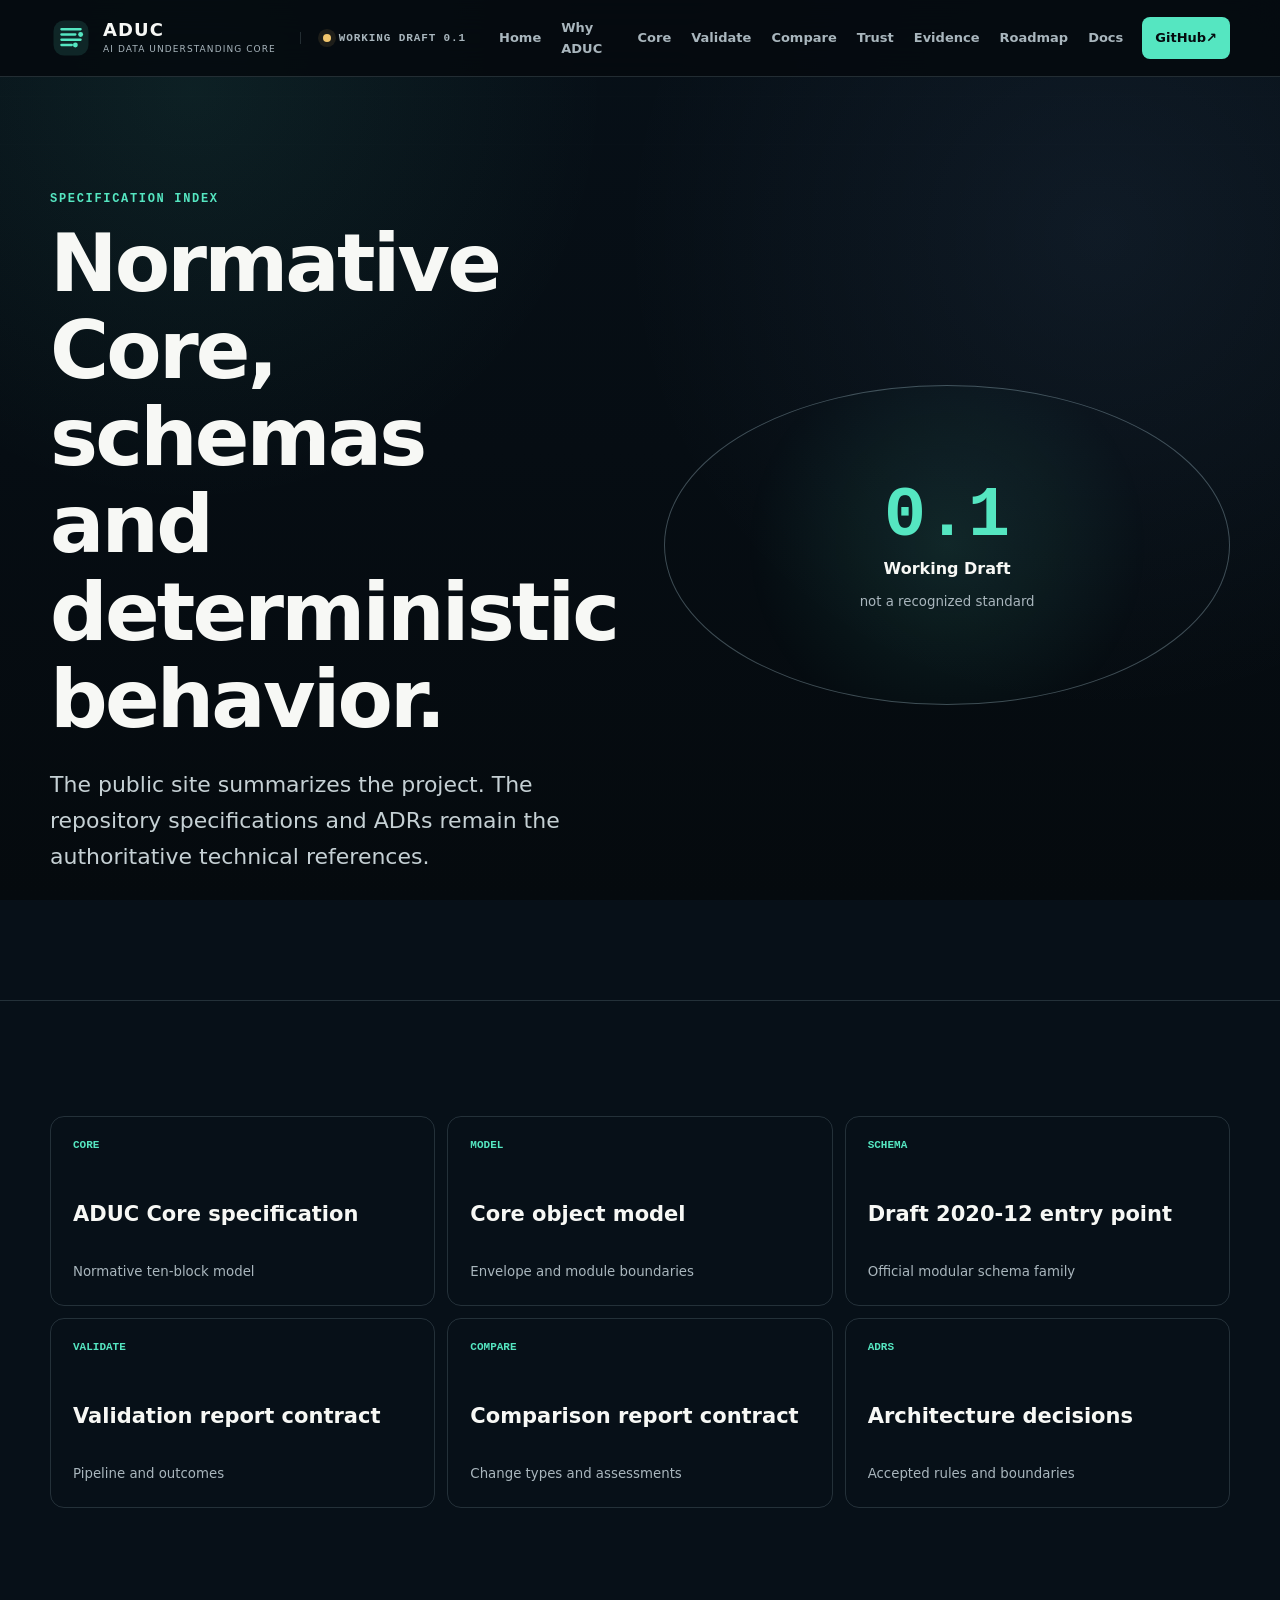
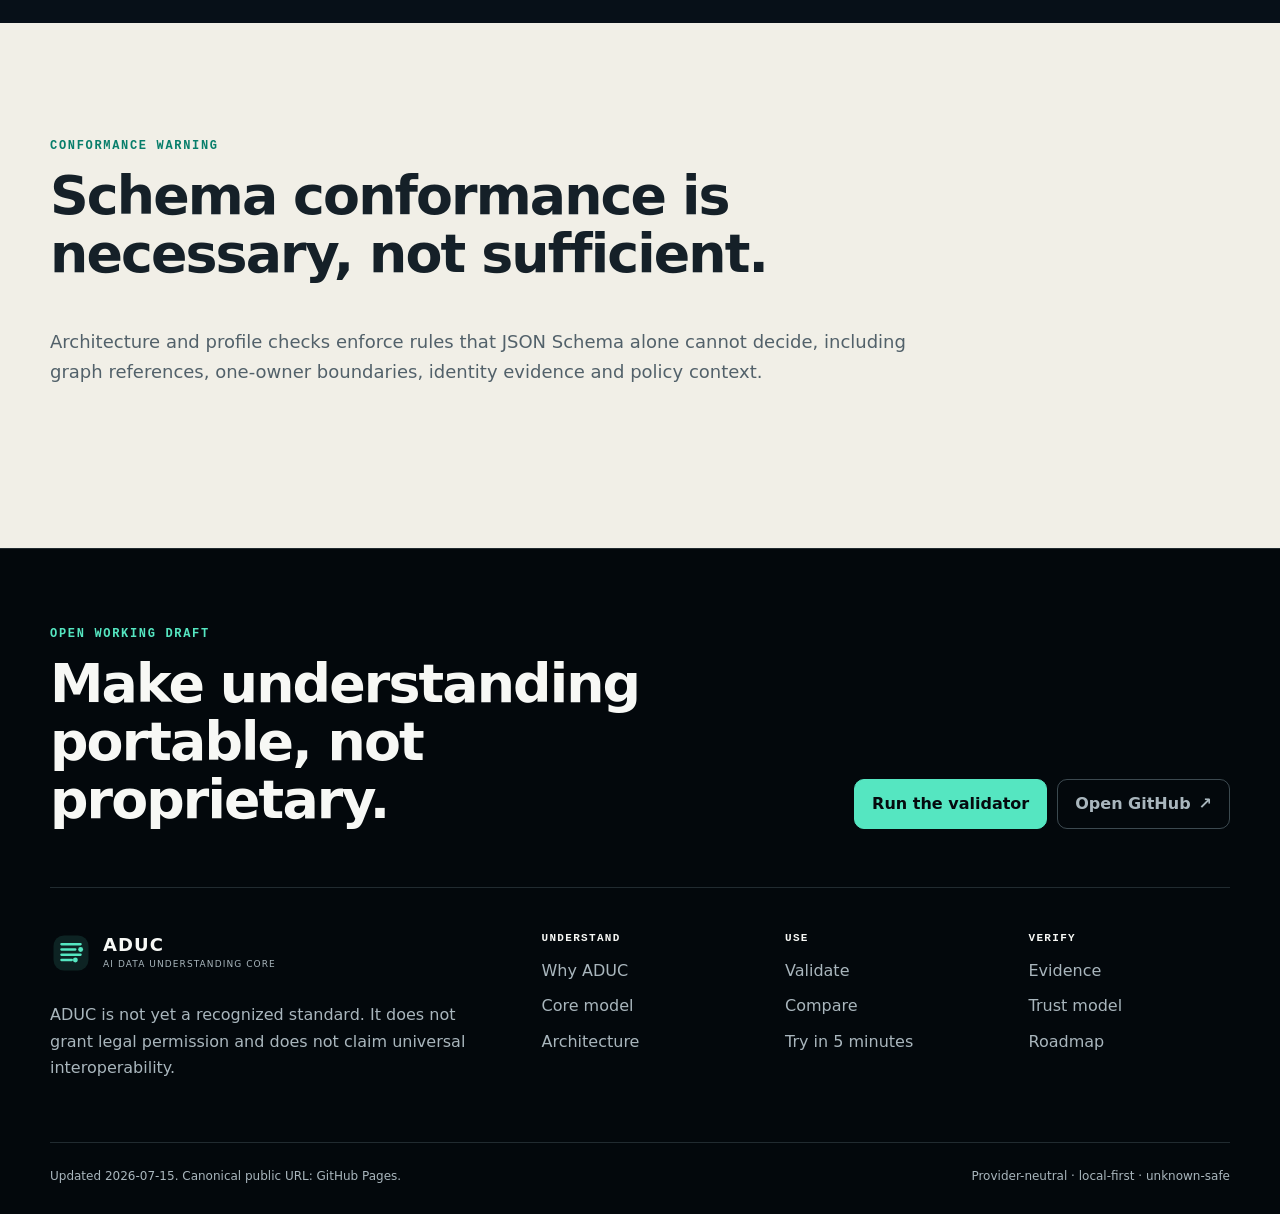
<file: website/specification.html>
<!doctype html>
<html lang="en">
<head>
  <meta charset="utf-8">
  <meta name="viewport" content="width=device-width, initial-scale=1">
  <meta name="color-scheme" content="dark light">
  <title>ADUC specification index — Core, schemas and reports</title>
  <meta name="description" content="Authoritative ADUC Core, schema, validation, comparison and architecture-decision references.">
  <meta name="theme-color" content="#071018">
  <link rel="canonical" href="https://bacoul.github.io/AI-Data-Understanding-Core-ADUC/specification.html">
  <meta property="og:type" content="website">
  <meta property="og:title" content="ADUC specification index — Core, schemas and reports">
  <meta property="og:description" content="Authoritative ADUC Core, schema, validation, comparison and architecture-decision references.">
  <meta property="og:url" content="https://bacoul.github.io/AI-Data-Understanding-Core-ADUC/specification.html">
  <meta property="og:site_name" content="ADUC">
  <meta name="twitter:card" content="summary_large_image">
  <meta name="twitter:title" content="ADUC specification index — Core, schemas and reports">
  <meta name="twitter:description" content="Authoritative ADUC Core, schema, validation, comparison and architecture-decision references.">
  <script>document.documentElement.classList.add('js');</script>
  <link rel="stylesheet" href="assets/styles.css">
  <script defer src="assets/app.js"></script>
  <script type="application/ld+json">[{"@context":"https://schema.org","@type":"Organization","name":"AI Data Understanding Core","alternateName":"ADUC","url":"https://bacoul.github.io/AI-Data-Understanding-Core-ADUC/","sameAs":["https://github.com/BACOUL/AI-Data-Understanding-Core-ADUC"]},{"@context":"https://schema.org","@type":"WebSite","name":"ADUC","url":"https://bacoul.github.io/AI-Data-Understanding-Core-ADUC/","description":"Working Draft documentation for portable AI data understanding contracts."},{"@context":"https://schema.org","@type":"BreadcrumbList","itemListElement":[{"@type":"ListItem","position":1,"name":"Home","item":"https://bacoul.github.io/AI-Data-Understanding-Core-ADUC/"},{"@type":"ListItem","position":2,"name":"ADUC specification index — Core, schemas and reports","item":"https://bacoul.github.io/AI-Data-Understanding-Core-ADUC/specification.html"}]},{"@context":"https://schema.org","@type":"TechArticle","headline":"ADUC specification index — Core, schemas and reports","description":"Authoritative ADUC Core, schema, validation, comparison and architecture-decision references.","url":"https://bacoul.github.io/AI-Data-Understanding-Core-ADUC/specification.html","dateModified":"2026-07-15","isAccessibleForFree":true,"about":["AI data interoperability","AI-readable data contract","portable data understanding","deterministic AI data validation","AI data provenance","multi-model data consistency"]}]</script>
</head>
<body data-page="specification.html">
<a class="skip-link" href="#main">Skip to content</a>
<header class="site-header" data-site-header>
  <div class="shell header-row">
    <a class="brand" href="index.html" aria-label="ADUC home">
      <svg class="brand-symbol" viewBox="0 0 48 48" aria-hidden="true" focusable="false">
  <rect x="4" y="4" width="40" height="40" rx="12" fill="currentColor" opacity=".12"/>
  <path d="M13 14h22M13 20h16M13 26h22M13 32h12" fill="none" stroke="currentColor" stroke-width="2.6" stroke-linecap="round"/>
  <circle cx="35" cy="20" r="2.8" fill="currentColor"/>
  <circle cx="29" cy="32" r="2.8" fill="currentColor"/>
</svg>
      <span class="brand-wordmark"><strong>ADUC</strong><small>AI Data Understanding Core</small></span>
    </a>
    <div class="header-status" aria-label="Project status">
      <span class="status-pulse" aria-hidden="true"></span>
      Working Draft 0.1
    </div>
    <button class="nav-toggle" type="button" aria-expanded="false" aria-controls="primary-navigation" data-nav-toggle>
      <span class="sr-only">Open navigation</span>
      <span class="nav-toggle-lines" aria-hidden="true"><i></i><i></i></span>
    </button>
    <nav class="site-nav" id="primary-navigation" aria-label="Primary navigation" data-site-nav>
      <a href="index.html">Home</a><a href="why-aduc.html">Why ADUC</a><a href="core.html">Core</a><a href="validate.html">Validate</a><a href="compare.html">Compare</a><a href="trust.html">Trust</a><a href="evidence.html">Evidence</a><a href="roadmap.html">Roadmap</a><a href="docs.html">Docs</a><a class="nav-github" href="https://github.com/BACOUL/AI-Data-Understanding-Core-ADUC">GitHub <span aria-hidden="true">↗</span></a>
    </nav>
  </div>
</header>
<main id="main">
<section class="page-hero"><div class="shell page-hero-grid"><div><p class="eyebrow">Specification index</p><h1>Normative Core, schemas and deterministic behavior.</h1><p class="page-lead">The public site summarizes the project. The repository specifications and ADRs remain the authoritative technical references.</p></div><div class="spec-mark"><strong>0.1</strong><span>Working Draft</span><small>not a recognized standard</small></div></div></section>
<section class="section"><div class="shell spec-directory"><a href="https://github.com/BACOUL/AI-Data-Understanding-Core-ADUC/blob/main/spec/ADUC_CORE_SPEC_0_1.md"><span>Core</span><strong>ADUC Core specification</strong><small>Normative ten-block model</small></a><a href="https://github.com/BACOUL/AI-Data-Understanding-Core-ADUC/blob/main/spec/ADUC_CORE_MODEL_0_1.md"><span>Model</span><strong>Core object model</strong><small>Envelope and module boundaries</small></a><a href="https://github.com/BACOUL/AI-Data-Understanding-Core-ADUC/blob/main/schema/aduc-core.schema.json"><span>Schema</span><strong>Draft 2020-12 entry point</strong><small>Official modular schema family</small></a><a href="https://github.com/BACOUL/AI-Data-Understanding-Core-ADUC/blob/main/spec/ADUC_CORE_VALIDATION_0_1.md"><span>Validate</span><strong>Validation report contract</strong><small>Pipeline and outcomes</small></a><a href="https://github.com/BACOUL/AI-Data-Understanding-Core-ADUC/blob/main/spec/ADUC_CORE_COMPARISON_0_1.md"><span>Compare</span><strong>Comparison report contract</strong><small>Change types and assessments</small></a><a href="https://github.com/BACOUL/AI-Data-Understanding-Core-ADUC/tree/main/docs/decisions"><span>ADRs</span><strong>Architecture decisions</strong><small>Accepted rules and boundaries</small></a></div></section>
<section class="section section-paper"><div class="shell"><div class="section-heading wide"><p class="eyebrow">Conformance warning</p><h2>Schema conformance is necessary, not sufficient.</h2><p>Architecture and profile checks enforce rules that JSON Schema alone cannot decide, including graph references, one-owner boundaries, identity evidence and policy context.</p></div></div></section>
</main>
<footer class="site-footer">
  <div class="shell footer-callout">
    <div>
      <p class="eyebrow">Open Working Draft</p>
      <h2>Make understanding portable, not proprietary.</h2>
    </div>
    <div class="footer-actions">
      <a class="button primary" href="docs.html">Run the validator</a>
      <a class="button quiet" href="https://github.com/BACOUL/AI-Data-Understanding-Core-ADUC">Open GitHub <span aria-hidden="true">↗</span></a>
    </div>
  </div>
  <div class="shell footer-grid">
    <div class="footer-intro">
      <a class="brand" href="index.html"><svg class="brand-symbol" viewBox="0 0 48 48" aria-hidden="true" focusable="false">
  <rect x="4" y="4" width="40" height="40" rx="12" fill="currentColor" opacity=".12"/>
  <path d="M13 14h22M13 20h16M13 26h22M13 32h12" fill="none" stroke="currentColor" stroke-width="2.6" stroke-linecap="round"/>
  <circle cx="35" cy="20" r="2.8" fill="currentColor"/>
  <circle cx="29" cy="32" r="2.8" fill="currentColor"/>
</svg><span class="brand-wordmark"><strong>ADUC</strong><small>AI Data Understanding Core</small></span></a>
      <p>ADUC is not yet a recognized standard. It does not grant legal permission and does not claim universal interoperability.</p>
    </div>
    <div><h2>Understand</h2><a href="why-aduc.html">Why ADUC</a><a href="core.html">Core model</a><a href="architecture.html">Architecture</a></div>
    <div><h2>Use</h2><a href="validate.html">Validate</a><a href="compare.html">Compare</a><a href="docs.html">Try in 5 minutes</a></div>
    <div><h2>Verify</h2><a href="evidence.html">Evidence</a><a href="trust.html">Trust model</a><a href="roadmap.html">Roadmap</a></div>
  </div>
  <div class="shell footer-bottom"><span>Updated 2026-07-15. Canonical public URL: GitHub Pages.</span><span>Provider-neutral · local-first · unknown-safe</span></div>
</footer>
</body>
</html>
</file>
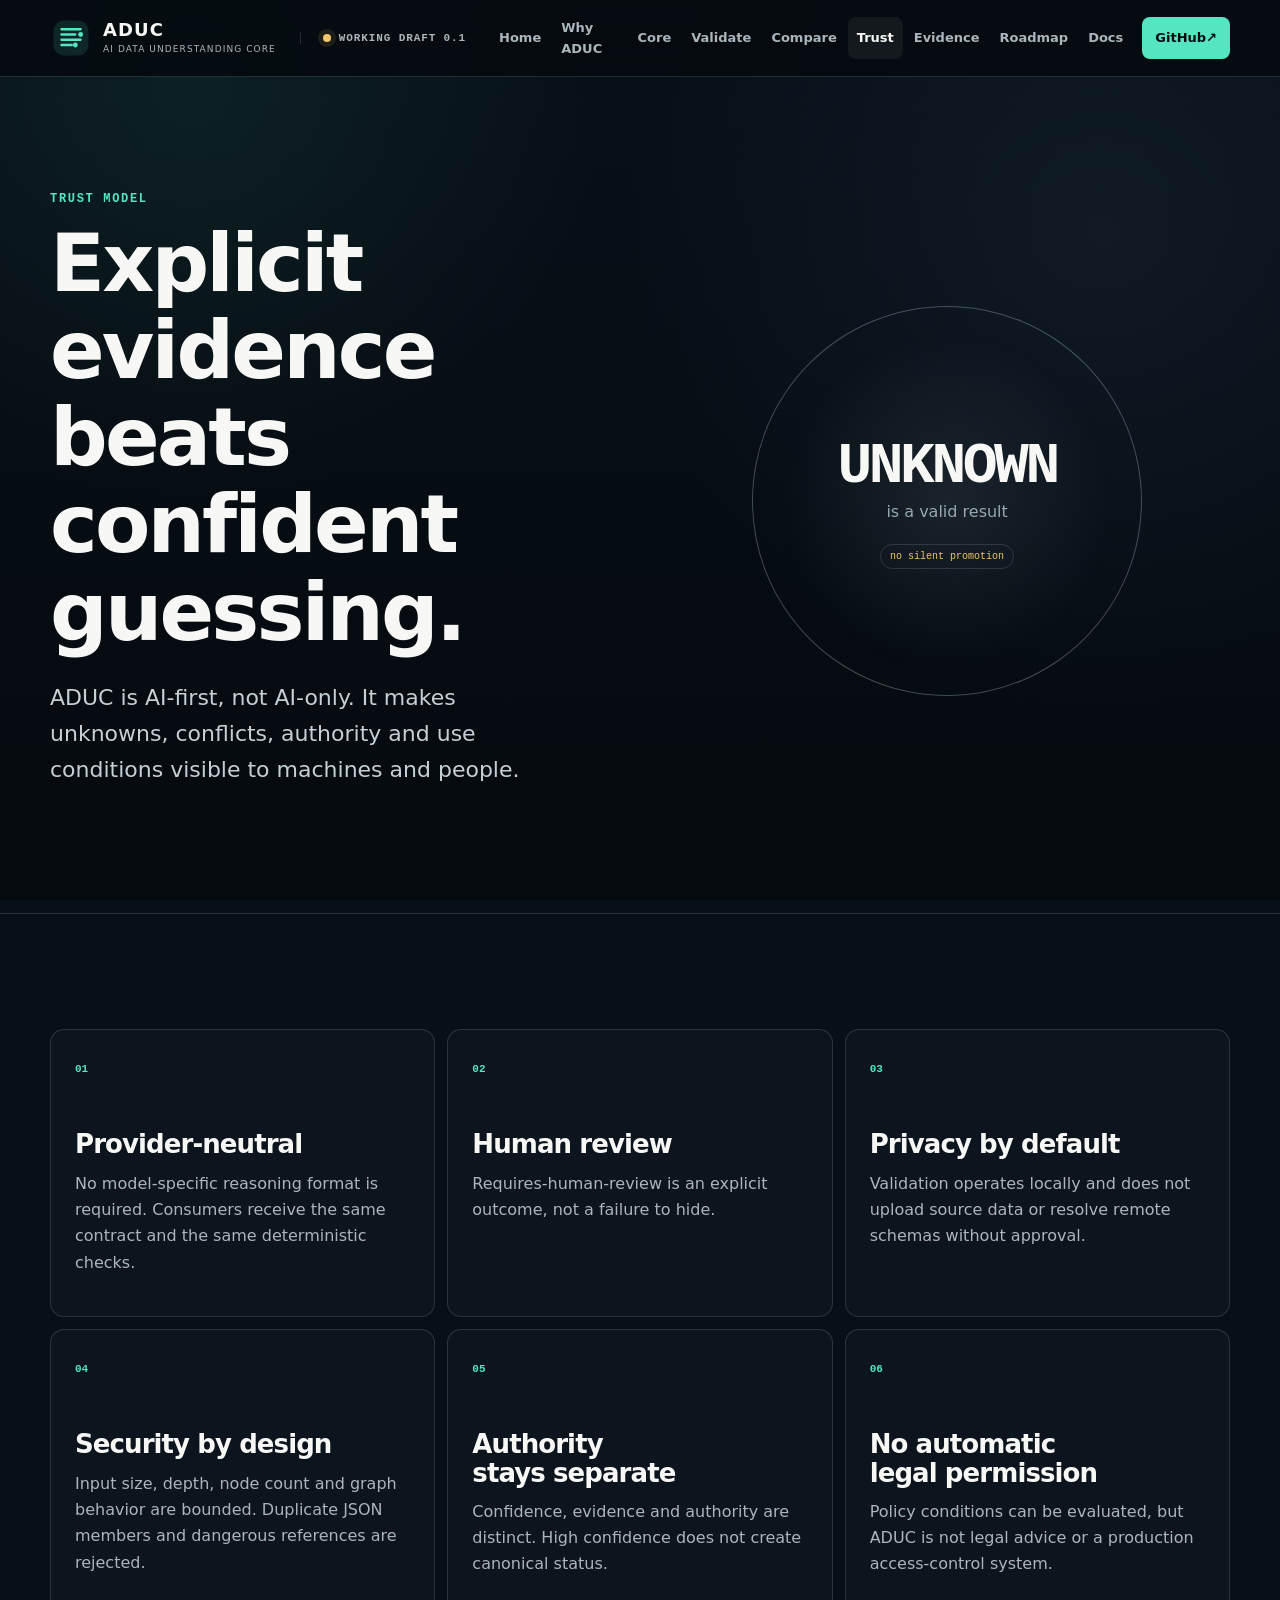
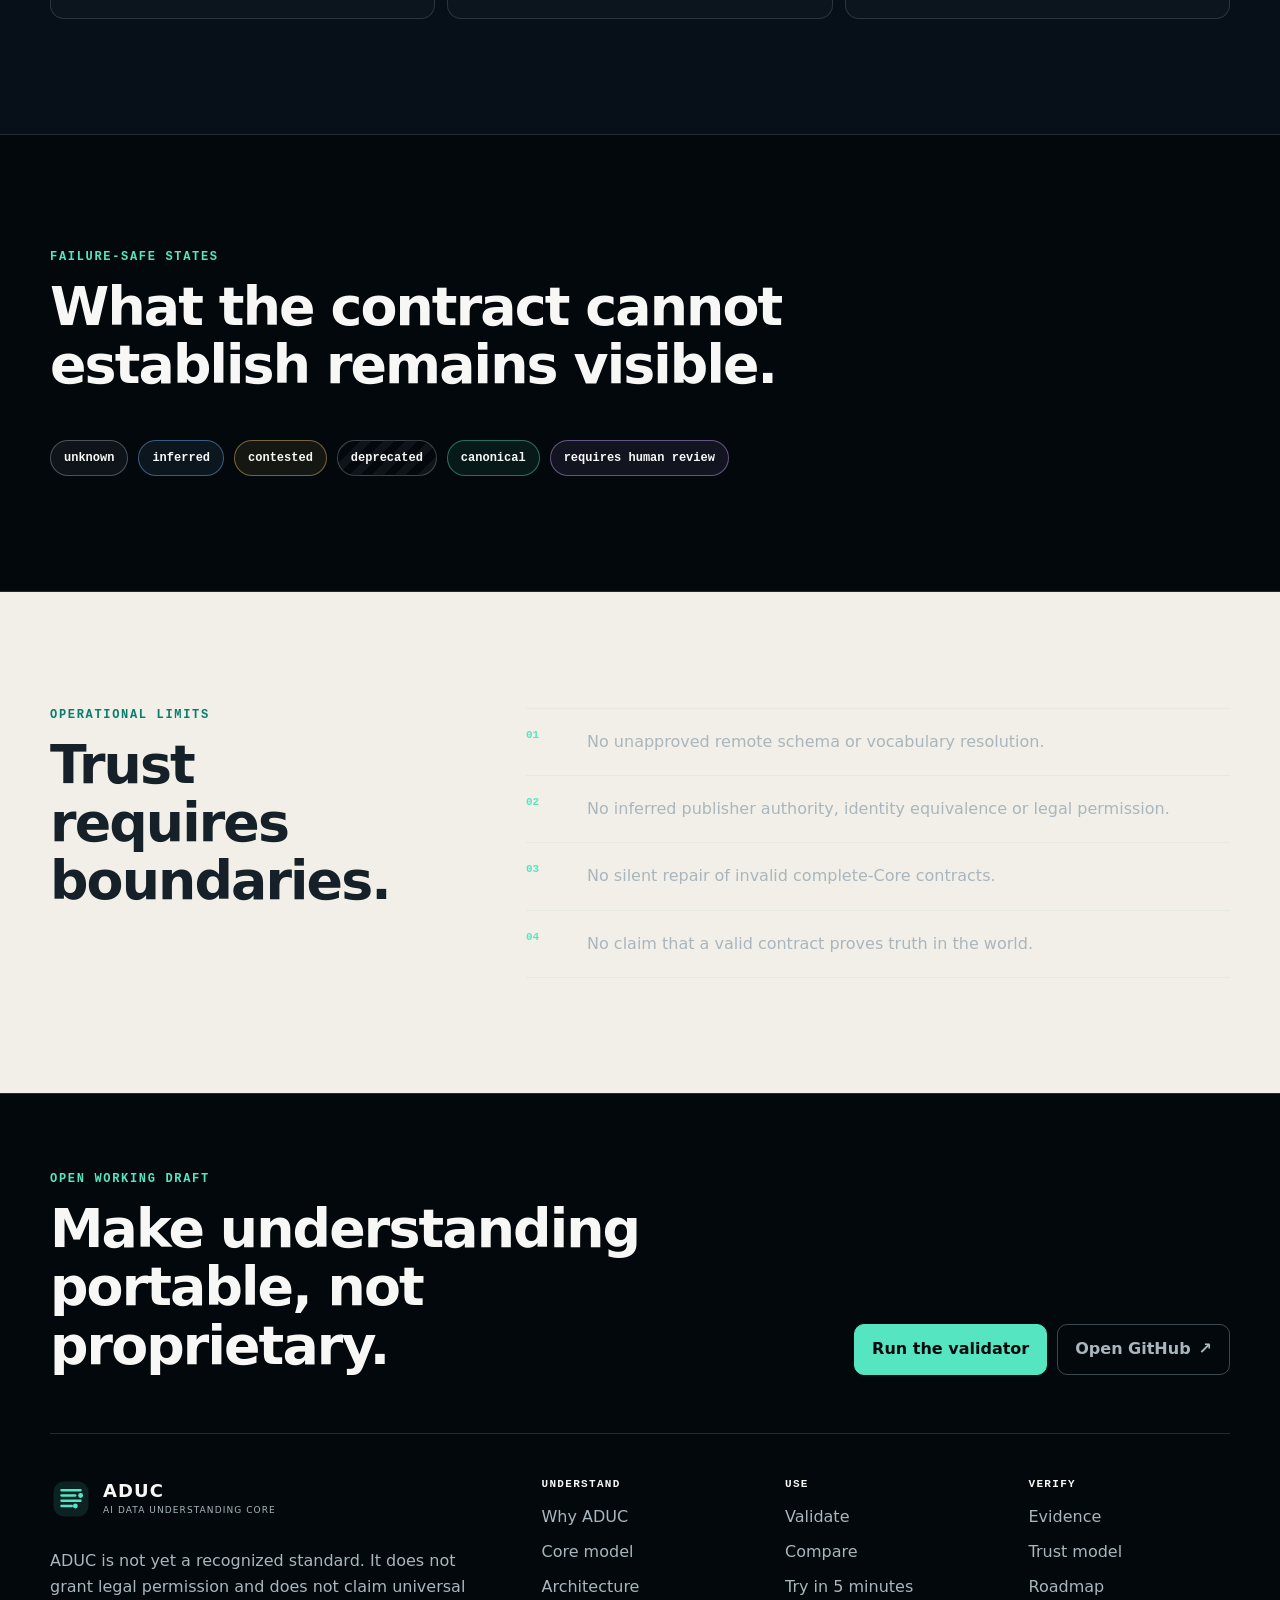
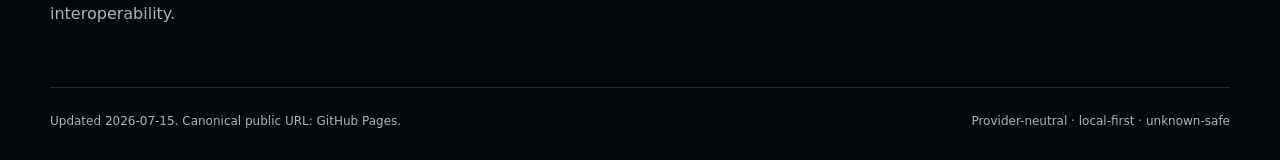
<file: website/trust.html>
<!doctype html>
<html lang="en">
<head>
  <meta charset="utf-8">
  <meta name="viewport" content="width=device-width, initial-scale=1">
  <meta name="color-scheme" content="dark light">
  <title>ADUC trust model — Unknown-safe, local-first and reviewable</title>
  <meta name="description" content="How ADUC preserves unknowns, authority, evidence, privacy, security and human-review requirements.">
  <meta name="theme-color" content="#071018">
  <link rel="canonical" href="https://bacoul.github.io/AI-Data-Understanding-Core-ADUC/trust.html">
  <meta property="og:type" content="website">
  <meta property="og:title" content="ADUC trust model — Unknown-safe, local-first and reviewable">
  <meta property="og:description" content="How ADUC preserves unknowns, authority, evidence, privacy, security and human-review requirements.">
  <meta property="og:url" content="https://bacoul.github.io/AI-Data-Understanding-Core-ADUC/trust.html">
  <meta property="og:site_name" content="ADUC">
  <meta name="twitter:card" content="summary_large_image">
  <meta name="twitter:title" content="ADUC trust model — Unknown-safe, local-first and reviewable">
  <meta name="twitter:description" content="How ADUC preserves unknowns, authority, evidence, privacy, security and human-review requirements.">
  <script>document.documentElement.classList.add('js');</script>
  <link rel="stylesheet" href="assets/styles.css">
  <script defer src="assets/app.js"></script>
  <script type="application/ld+json">[{"@context":"https://schema.org","@type":"Organization","name":"AI Data Understanding Core","alternateName":"ADUC","url":"https://bacoul.github.io/AI-Data-Understanding-Core-ADUC/","sameAs":["https://github.com/BACOUL/AI-Data-Understanding-Core-ADUC"]},{"@context":"https://schema.org","@type":"WebSite","name":"ADUC","url":"https://bacoul.github.io/AI-Data-Understanding-Core-ADUC/","description":"Working Draft documentation for portable AI data understanding contracts."},{"@context":"https://schema.org","@type":"BreadcrumbList","itemListElement":[{"@type":"ListItem","position":1,"name":"Home","item":"https://bacoul.github.io/AI-Data-Understanding-Core-ADUC/"},{"@type":"ListItem","position":2,"name":"ADUC trust model — Unknown-safe, local-first and reviewable","item":"https://bacoul.github.io/AI-Data-Understanding-Core-ADUC/trust.html"}]},{"@context":"https://schema.org","@type":"TechArticle","headline":"ADUC trust model — Unknown-safe, local-first and reviewable","description":"How ADUC preserves unknowns, authority, evidence, privacy, security and human-review requirements.","url":"https://bacoul.github.io/AI-Data-Understanding-Core-ADUC/trust.html","dateModified":"2026-07-15","isAccessibleForFree":true,"about":["AI data interoperability","AI-readable data contract","portable data understanding","deterministic AI data validation","AI data provenance","multi-model data consistency"]}]</script>
</head>
<body data-page="trust.html">
<a class="skip-link" href="#main">Skip to content</a>
<header class="site-header" data-site-header>
  <div class="shell header-row">
    <a class="brand" href="index.html" aria-label="ADUC home">
      <svg class="brand-symbol" viewBox="0 0 48 48" aria-hidden="true" focusable="false">
  <rect x="4" y="4" width="40" height="40" rx="12" fill="currentColor" opacity=".12"/>
  <path d="M13 14h22M13 20h16M13 26h22M13 32h12" fill="none" stroke="currentColor" stroke-width="2.6" stroke-linecap="round"/>
  <circle cx="35" cy="20" r="2.8" fill="currentColor"/>
  <circle cx="29" cy="32" r="2.8" fill="currentColor"/>
</svg>
      <span class="brand-wordmark"><strong>ADUC</strong><small>AI Data Understanding Core</small></span>
    </a>
    <div class="header-status" aria-label="Project status">
      <span class="status-pulse" aria-hidden="true"></span>
      Working Draft 0.1
    </div>
    <button class="nav-toggle" type="button" aria-expanded="false" aria-controls="primary-navigation" data-nav-toggle>
      <span class="sr-only">Open navigation</span>
      <span class="nav-toggle-lines" aria-hidden="true"><i></i><i></i></span>
    </button>
    <nav class="site-nav" id="primary-navigation" aria-label="Primary navigation" data-site-nav>
      <a href="index.html">Home</a><a href="why-aduc.html">Why ADUC</a><a href="core.html">Core</a><a href="validate.html">Validate</a><a href="compare.html">Compare</a><a href="trust.html" aria-current="page">Trust</a><a href="evidence.html">Evidence</a><a href="roadmap.html">Roadmap</a><a href="docs.html">Docs</a><a class="nav-github" href="https://github.com/BACOUL/AI-Data-Understanding-Core-ADUC">GitHub <span aria-hidden="true">↗</span></a>
    </nav>
  </div>
</header>
<main id="main">
<section class="page-hero page-hero-trust"><div class="shell page-hero-grid"><div><p class="eyebrow">Trust model</p><h1>Explicit evidence beats confident guessing.</h1><p class="page-lead">ADUC is AI-first, not AI-only. It makes unknowns, conflicts, authority and use conditions visible to machines and people.</p></div><div class="trust-seal"><strong>UNKNOWN</strong><span>is a valid result</span><i>no silent promotion</i></div></div></section>
<section class="section"><div class="shell trust-principles"><article><span>01</span><h2>Provider-neutral</h2><p>No model-specific reasoning format is required. Consumers receive the same contract and the same deterministic checks.</p></article><article><span>02</span><h2>Human review</h2><p>Requires-human-review is an explicit outcome, not a failure to hide.</p></article><article><span>03</span><h2>Privacy by default</h2><p>Validation operates locally and does not upload source data or resolve remote schemas without approval.</p></article><article><span>04</span><h2>Security by design</h2><p>Input size, depth, node count and graph behavior are bounded. Duplicate JSON members and dangerous references are rejected.</p></article><article><span>05</span><h2>Authority stays separate</h2><p>Confidence, evidence and authority are distinct. High confidence does not create canonical status.</p></article><article><span>06</span><h2>No automatic legal permission</h2><p>Policy conditions can be evaluated, but ADUC is not legal advice or a production access-control system.</p></article></div></section>
<section class="section section-ink"><div class="shell"><div class="section-heading wide"><p class="eyebrow">Failure-safe states</p><h2>What the contract cannot establish remains visible.</h2></div><div class="state-vocabulary"><span class="outcome-unknown">unknown</span><span class="outcome-inferred">inferred</span><span class="outcome-contested">contested</span><span class="outcome-deprecated">deprecated</span><span class="outcome-valid">canonical</span><span class="outcome-review">requires human review</span></div></div></section>
<section class="section section-paper"><div class="shell boundary-layout"><div class="section-heading"><p class="eyebrow">Operational limits</p><h2>Trust requires boundaries.</h2></div><div class="boundary-rules"><p><span>01</span> No unapproved remote schema or vocabulary resolution.</p><p><span>02</span> No inferred publisher authority, identity equivalence or legal permission.</p><p><span>03</span> No silent repair of invalid complete-Core contracts.</p><p><span>04</span> No claim that a valid contract proves truth in the world.</p></div></div></section>
</main>
<footer class="site-footer">
  <div class="shell footer-callout">
    <div>
      <p class="eyebrow">Open Working Draft</p>
      <h2>Make understanding portable, not proprietary.</h2>
    </div>
    <div class="footer-actions">
      <a class="button primary" href="docs.html">Run the validator</a>
      <a class="button quiet" href="https://github.com/BACOUL/AI-Data-Understanding-Core-ADUC">Open GitHub <span aria-hidden="true">↗</span></a>
    </div>
  </div>
  <div class="shell footer-grid">
    <div class="footer-intro">
      <a class="brand" href="index.html"><svg class="brand-symbol" viewBox="0 0 48 48" aria-hidden="true" focusable="false">
  <rect x="4" y="4" width="40" height="40" rx="12" fill="currentColor" opacity=".12"/>
  <path d="M13 14h22M13 20h16M13 26h22M13 32h12" fill="none" stroke="currentColor" stroke-width="2.6" stroke-linecap="round"/>
  <circle cx="35" cy="20" r="2.8" fill="currentColor"/>
  <circle cx="29" cy="32" r="2.8" fill="currentColor"/>
</svg><span class="brand-wordmark"><strong>ADUC</strong><small>AI Data Understanding Core</small></span></a>
      <p>ADUC is not yet a recognized standard. It does not grant legal permission and does not claim universal interoperability.</p>
    </div>
    <div><h2>Understand</h2><a href="why-aduc.html">Why ADUC</a><a href="core.html">Core model</a><a href="architecture.html">Architecture</a></div>
    <div><h2>Use</h2><a href="validate.html">Validate</a><a href="compare.html">Compare</a><a href="docs.html">Try in 5 minutes</a></div>
    <div><h2>Verify</h2><a href="evidence.html">Evidence</a><a href="trust.html">Trust model</a><a href="roadmap.html">Roadmap</a></div>
  </div>
  <div class="shell footer-bottom"><span>Updated 2026-07-15. Canonical public URL: GitHub Pages.</span><span>Provider-neutral · local-first · unknown-safe</span></div>
</footer>
</body>
</html>
</file>
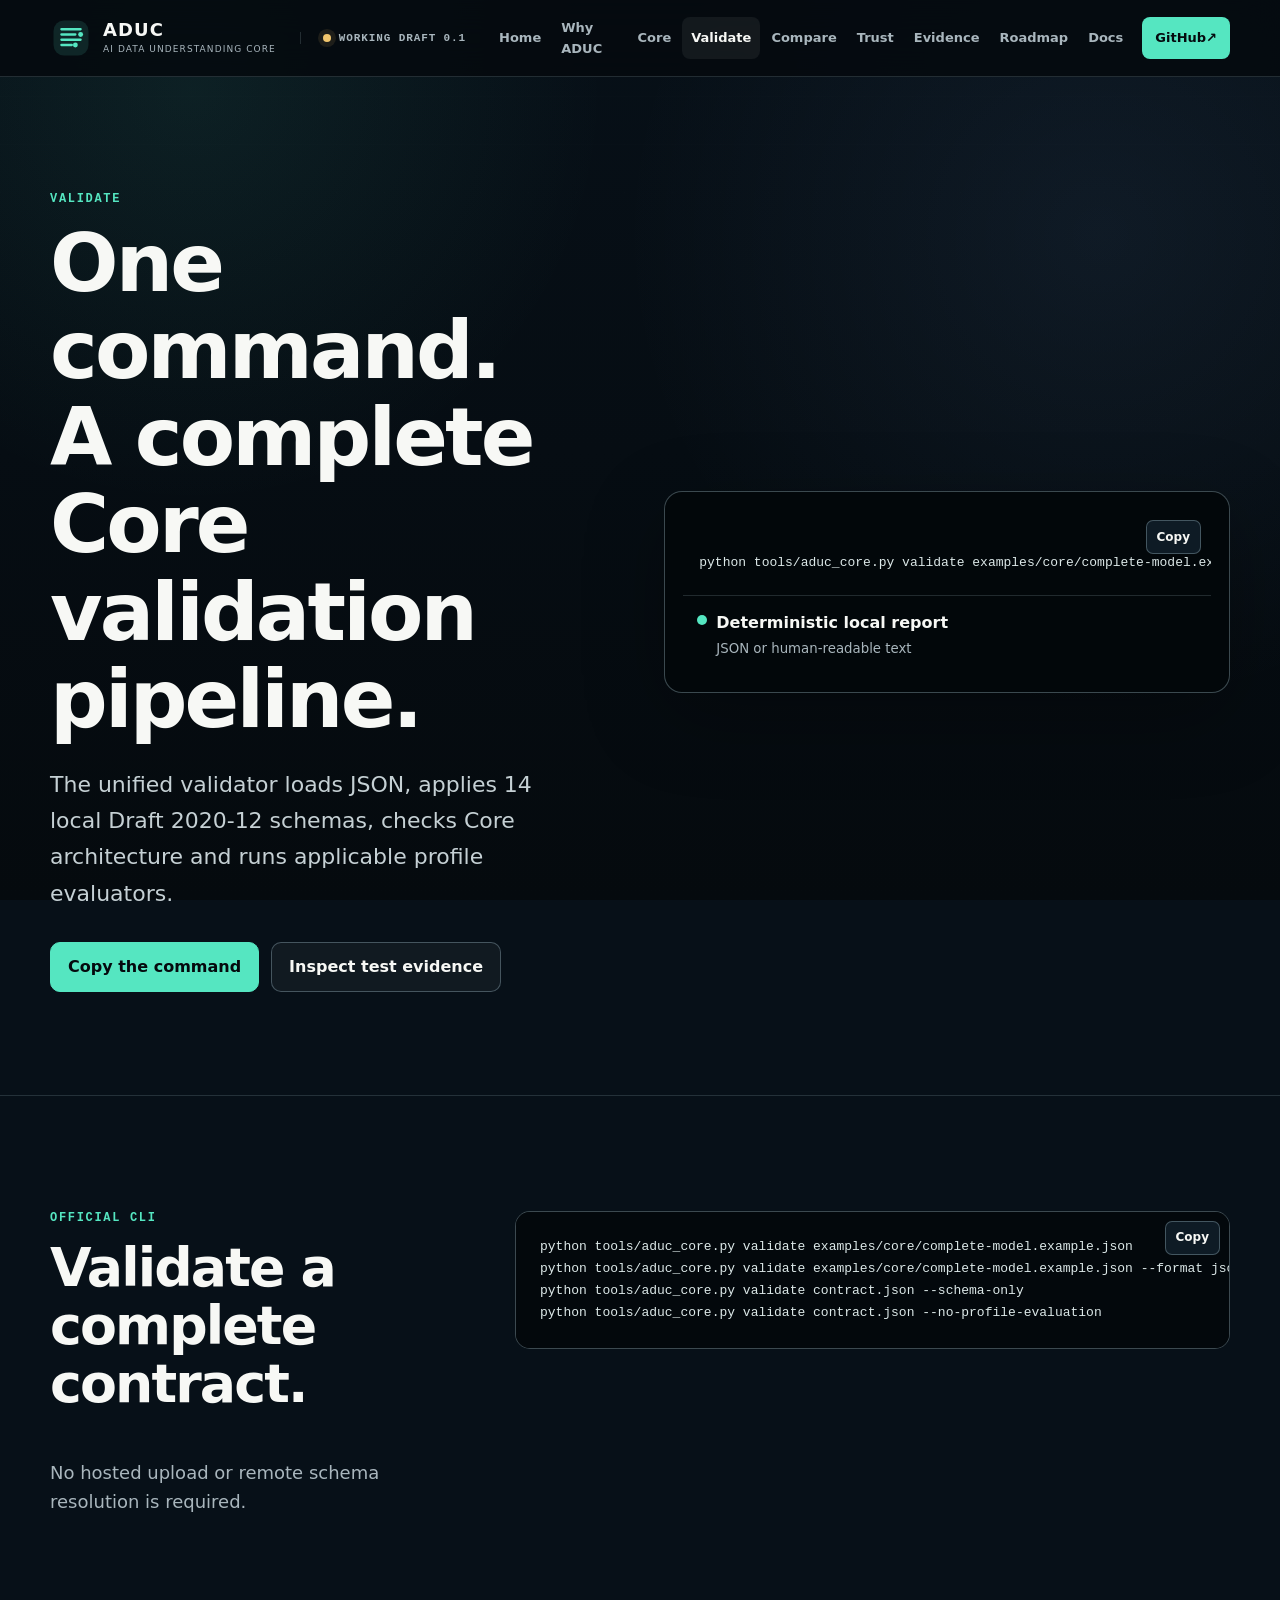
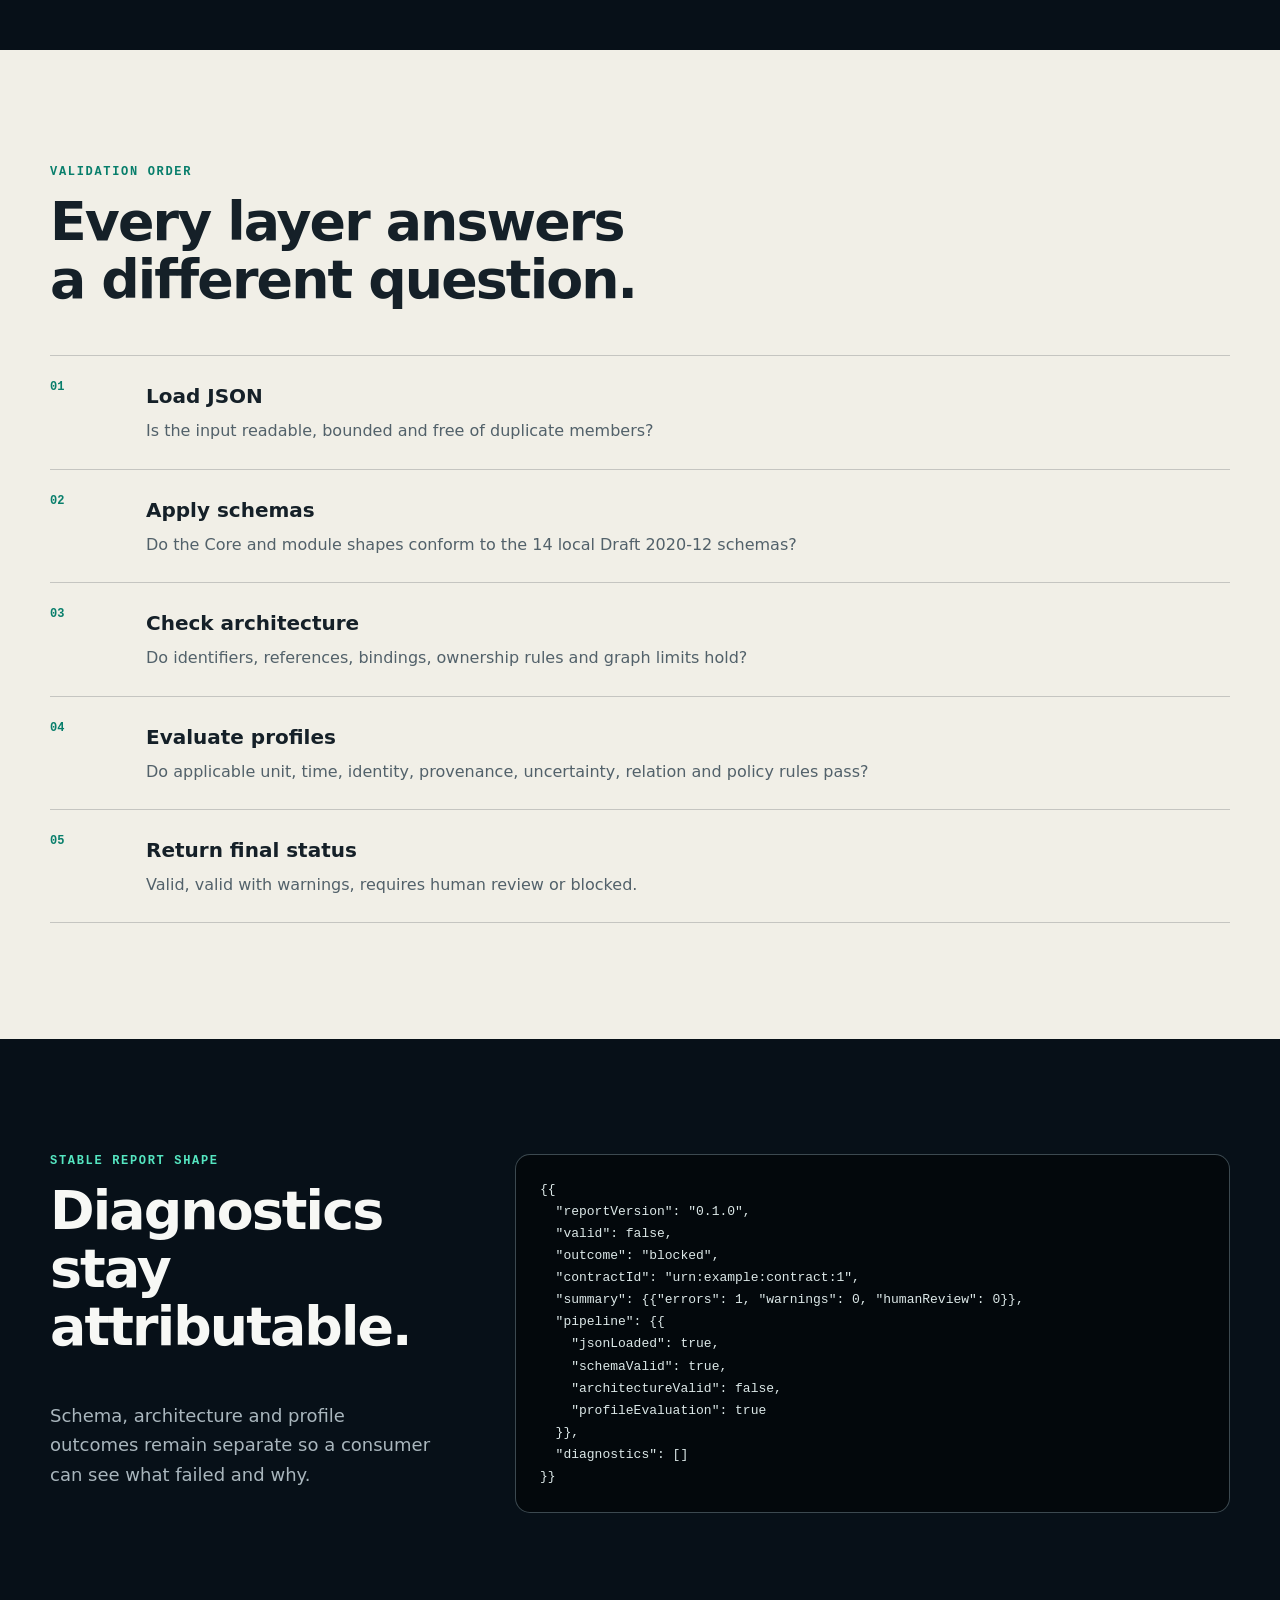
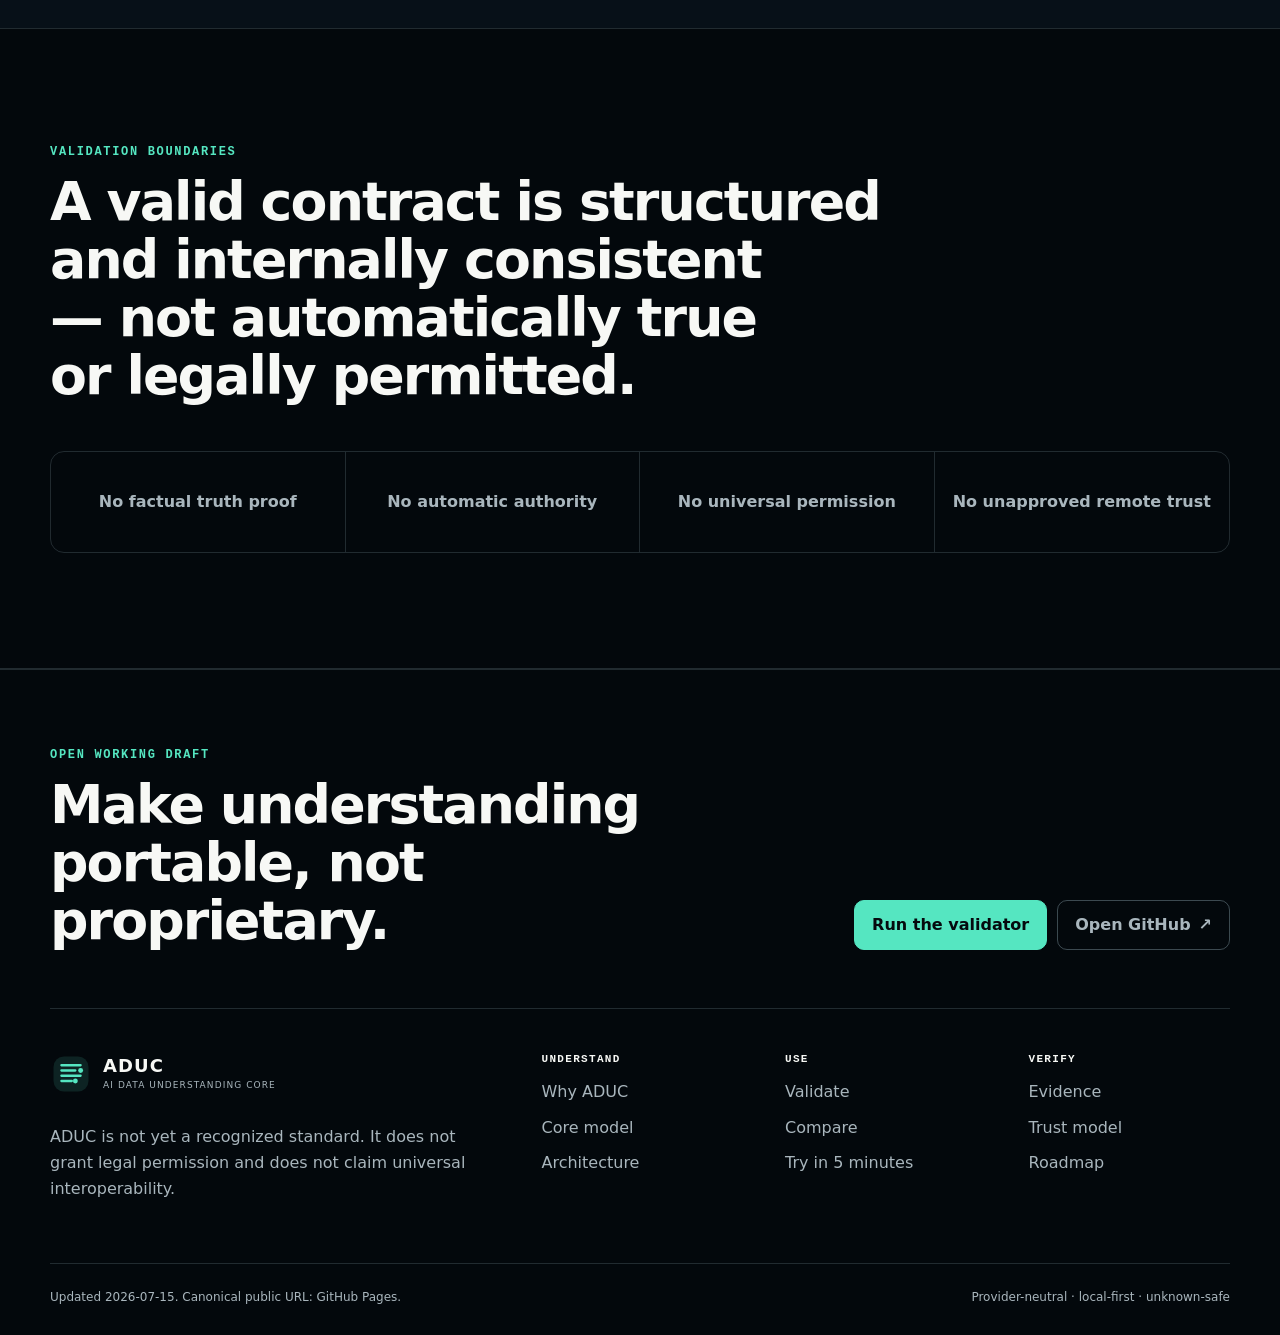
<file: website/validate.html>
<!doctype html>
<html lang="en">
<head>
  <meta charset="utf-8">
  <meta name="viewport" content="width=device-width, initial-scale=1">
  <meta name="color-scheme" content="dark light">
  <title>Validate ADUC Core contracts deterministically</title>
  <meta name="description" content="Run the unified ADUC full-Core validator and understand schema, architecture and profile diagnostics.">
  <meta name="theme-color" content="#071018">
  <link rel="canonical" href="https://bacoul.github.io/AI-Data-Understanding-Core-ADUC/validate.html">
  <meta property="og:type" content="website">
  <meta property="og:title" content="Validate ADUC Core contracts deterministically">
  <meta property="og:description" content="Run the unified ADUC full-Core validator and understand schema, architecture and profile diagnostics.">
  <meta property="og:url" content="https://bacoul.github.io/AI-Data-Understanding-Core-ADUC/validate.html">
  <meta property="og:site_name" content="ADUC">
  <meta name="twitter:card" content="summary_large_image">
  <meta name="twitter:title" content="Validate ADUC Core contracts deterministically">
  <meta name="twitter:description" content="Run the unified ADUC full-Core validator and understand schema, architecture and profile diagnostics.">
  <script>document.documentElement.classList.add('js');</script>
  <link rel="stylesheet" href="assets/styles.css">
  <script defer src="assets/app.js"></script>
  <script type="application/ld+json">[{"@context":"https://schema.org","@type":"Organization","name":"AI Data Understanding Core","alternateName":"ADUC","url":"https://bacoul.github.io/AI-Data-Understanding-Core-ADUC/","sameAs":["https://github.com/BACOUL/AI-Data-Understanding-Core-ADUC"]},{"@context":"https://schema.org","@type":"WebSite","name":"ADUC","url":"https://bacoul.github.io/AI-Data-Understanding-Core-ADUC/","description":"Working Draft documentation for portable AI data understanding contracts."},{"@context":"https://schema.org","@type":"BreadcrumbList","itemListElement":[{"@type":"ListItem","position":1,"name":"Home","item":"https://bacoul.github.io/AI-Data-Understanding-Core-ADUC/"},{"@type":"ListItem","position":2,"name":"Validate ADUC Core contracts deterministically","item":"https://bacoul.github.io/AI-Data-Understanding-Core-ADUC/validate.html"}]},{"@context":"https://schema.org","@type":"SoftwareSourceCode","headline":"Validate ADUC Core contracts deterministically","description":"Run the unified ADUC full-Core validator and understand schema, architecture and profile diagnostics.","url":"https://bacoul.github.io/AI-Data-Understanding-Core-ADUC/validate.html","dateModified":"2026-07-15","isAccessibleForFree":true,"about":["AI data interoperability","AI-readable data contract","portable data understanding","deterministic AI data validation","AI data provenance","multi-model data consistency"]}]</script>
</head>
<body data-page="validate.html">
<a class="skip-link" href="#main">Skip to content</a>
<header class="site-header" data-site-header>
  <div class="shell header-row">
    <a class="brand" href="index.html" aria-label="ADUC home">
      <svg class="brand-symbol" viewBox="0 0 48 48" aria-hidden="true" focusable="false">
  <rect x="4" y="4" width="40" height="40" rx="12" fill="currentColor" opacity=".12"/>
  <path d="M13 14h22M13 20h16M13 26h22M13 32h12" fill="none" stroke="currentColor" stroke-width="2.6" stroke-linecap="round"/>
  <circle cx="35" cy="20" r="2.8" fill="currentColor"/>
  <circle cx="29" cy="32" r="2.8" fill="currentColor"/>
</svg>
      <span class="brand-wordmark"><strong>ADUC</strong><small>AI Data Understanding Core</small></span>
    </a>
    <div class="header-status" aria-label="Project status">
      <span class="status-pulse" aria-hidden="true"></span>
      Working Draft 0.1
    </div>
    <button class="nav-toggle" type="button" aria-expanded="false" aria-controls="primary-navigation" data-nav-toggle>
      <span class="sr-only">Open navigation</span>
      <span class="nav-toggle-lines" aria-hidden="true"><i></i><i></i></span>
    </button>
    <nav class="site-nav" id="primary-navigation" aria-label="Primary navigation" data-site-nav>
      <a href="index.html">Home</a><a href="why-aduc.html">Why ADUC</a><a href="core.html">Core</a><a href="validate.html" aria-current="page">Validate</a><a href="compare.html">Compare</a><a href="trust.html">Trust</a><a href="evidence.html">Evidence</a><a href="roadmap.html">Roadmap</a><a href="docs.html">Docs</a><a class="nav-github" href="https://github.com/BACOUL/AI-Data-Understanding-Core-ADUC">GitHub <span aria-hidden="true">↗</span></a>
    </nav>
  </div>
</header>
<main id="main">
<section class="page-hero page-hero-tool"><div class="shell page-hero-grid"><div><p class="eyebrow">Validate</p><h1>One command. A complete Core validation pipeline.</h1><p class="page-lead">The unified validator loads JSON, applies 14 local Draft 2020-12 schemas, checks Core architecture and runs applicable profile evaluators.</p><div class="hero-actions"><a class="button primary" href="#command">Copy the command</a><a class="button secondary" href="evidence.html">Inspect test evidence</a></div></div><div class="tool-terminal"><div class="code-frame"><button class="copy-button" type="button" data-copy-target="#validate-hero-command">Copy</button><pre class="code-block" id="validate-hero-command"><code>python tools/aduc_core.py validate examples/core/complete-model.example.json</code></pre></div><div class="terminal-result"><span class="result-dot"></span><strong>Deterministic local report</strong><small>JSON or human-readable text</small></div></div></div></section>
<section class="section" id="command"><div class="shell command-grid"><div class="section-heading"><p class="eyebrow">Official CLI</p><h2>Validate a complete contract.</h2><p>No hosted upload or remote schema resolution is required.</p></div><div class="code-frame"><button class="copy-button" type="button" data-copy-target="#validate-commands">Copy</button><pre class="code-block" id="validate-commands"><code>python tools/aduc_core.py validate examples/core/complete-model.example.json
python tools/aduc_core.py validate examples/core/complete-model.example.json --format json
python tools/aduc_core.py validate contract.json --schema-only
python tools/aduc_core.py validate contract.json --no-profile-evaluation</code></pre></div></div></section>
<section class="section section-paper"><div class="shell"><div class="section-heading wide"><p class="eyebrow">Validation order</p><h2>Every layer answers a different question.</h2></div><ol class="validation-pipeline"><li><span>01</span><div><strong>Load JSON</strong><p>Is the input readable, bounded and free of duplicate members?</p></div></li><li><span>02</span><div><strong>Apply schemas</strong><p>Do the Core and module shapes conform to the 14 local Draft 2020-12 schemas?</p></div></li><li><span>03</span><div><strong>Check architecture</strong><p>Do identifiers, references, bindings, ownership rules and graph limits hold?</p></div></li><li><span>04</span><div><strong>Evaluate profiles</strong><p>Do applicable unit, time, identity, provenance, uncertainty, relation and policy rules pass?</p></div></li><li><span>05</span><div><strong>Return final status</strong><p>Valid, valid with warnings, requires human review or blocked.</p></div></li></ol></div></section>
<section class="section"><div class="shell report-grid"><div class="section-heading"><p class="eyebrow">Stable report shape</p><h2>Diagnostics stay attributable.</h2><p>Schema, architecture and profile outcomes remain separate so a consumer can see what failed and why.</p></div><div class="code-frame"><pre class="code-block"><code>{{
  &quot;reportVersion&quot;: &quot;0.1.0&quot;,
  &quot;valid&quot;: false,
  &quot;outcome&quot;: &quot;blocked&quot;,
  &quot;contractId&quot;: &quot;urn:example:contract:1&quot;,
  &quot;summary&quot;: {{&quot;errors&quot;: 1, &quot;warnings&quot;: 0, &quot;humanReview&quot;: 0}},
  &quot;pipeline&quot;: {{
    &quot;jsonLoaded&quot;: true,
    &quot;schemaValid&quot;: true,
    &quot;architectureValid&quot;: false,
    &quot;profileEvaluation&quot;: true
  }},
  &quot;diagnostics&quot;: []
}}</code></pre></div></div></section>
<section class="section section-ink"><div class="shell"><div class="section-heading wide"><p class="eyebrow">Validation boundaries</p><h2>A valid contract is structured and internally consistent — not automatically true or legally permitted.</h2></div><div class="boundary-strip"><span>No factual truth proof</span><span>No automatic authority</span><span>No universal permission</span><span>No unapproved remote trust</span></div></div></section>
</main>
<footer class="site-footer">
  <div class="shell footer-callout">
    <div>
      <p class="eyebrow">Open Working Draft</p>
      <h2>Make understanding portable, not proprietary.</h2>
    </div>
    <div class="footer-actions">
      <a class="button primary" href="docs.html">Run the validator</a>
      <a class="button quiet" href="https://github.com/BACOUL/AI-Data-Understanding-Core-ADUC">Open GitHub <span aria-hidden="true">↗</span></a>
    </div>
  </div>
  <div class="shell footer-grid">
    <div class="footer-intro">
      <a class="brand" href="index.html"><svg class="brand-symbol" viewBox="0 0 48 48" aria-hidden="true" focusable="false">
  <rect x="4" y="4" width="40" height="40" rx="12" fill="currentColor" opacity=".12"/>
  <path d="M13 14h22M13 20h16M13 26h22M13 32h12" fill="none" stroke="currentColor" stroke-width="2.6" stroke-linecap="round"/>
  <circle cx="35" cy="20" r="2.8" fill="currentColor"/>
  <circle cx="29" cy="32" r="2.8" fill="currentColor"/>
</svg><span class="brand-wordmark"><strong>ADUC</strong><small>AI Data Understanding Core</small></span></a>
      <p>ADUC is not yet a recognized standard. It does not grant legal permission and does not claim universal interoperability.</p>
    </div>
    <div><h2>Understand</h2><a href="why-aduc.html">Why ADUC</a><a href="core.html">Core model</a><a href="architecture.html">Architecture</a></div>
    <div><h2>Use</h2><a href="validate.html">Validate</a><a href="compare.html">Compare</a><a href="docs.html">Try in 5 minutes</a></div>
    <div><h2>Verify</h2><a href="evidence.html">Evidence</a><a href="trust.html">Trust model</a><a href="roadmap.html">Roadmap</a></div>
  </div>
  <div class="shell footer-bottom"><span>Updated 2026-07-15. Canonical public URL: GitHub Pages.</span><span>Provider-neutral · local-first · unknown-safe</span></div>
</footer>
</body>
</html>
</file>
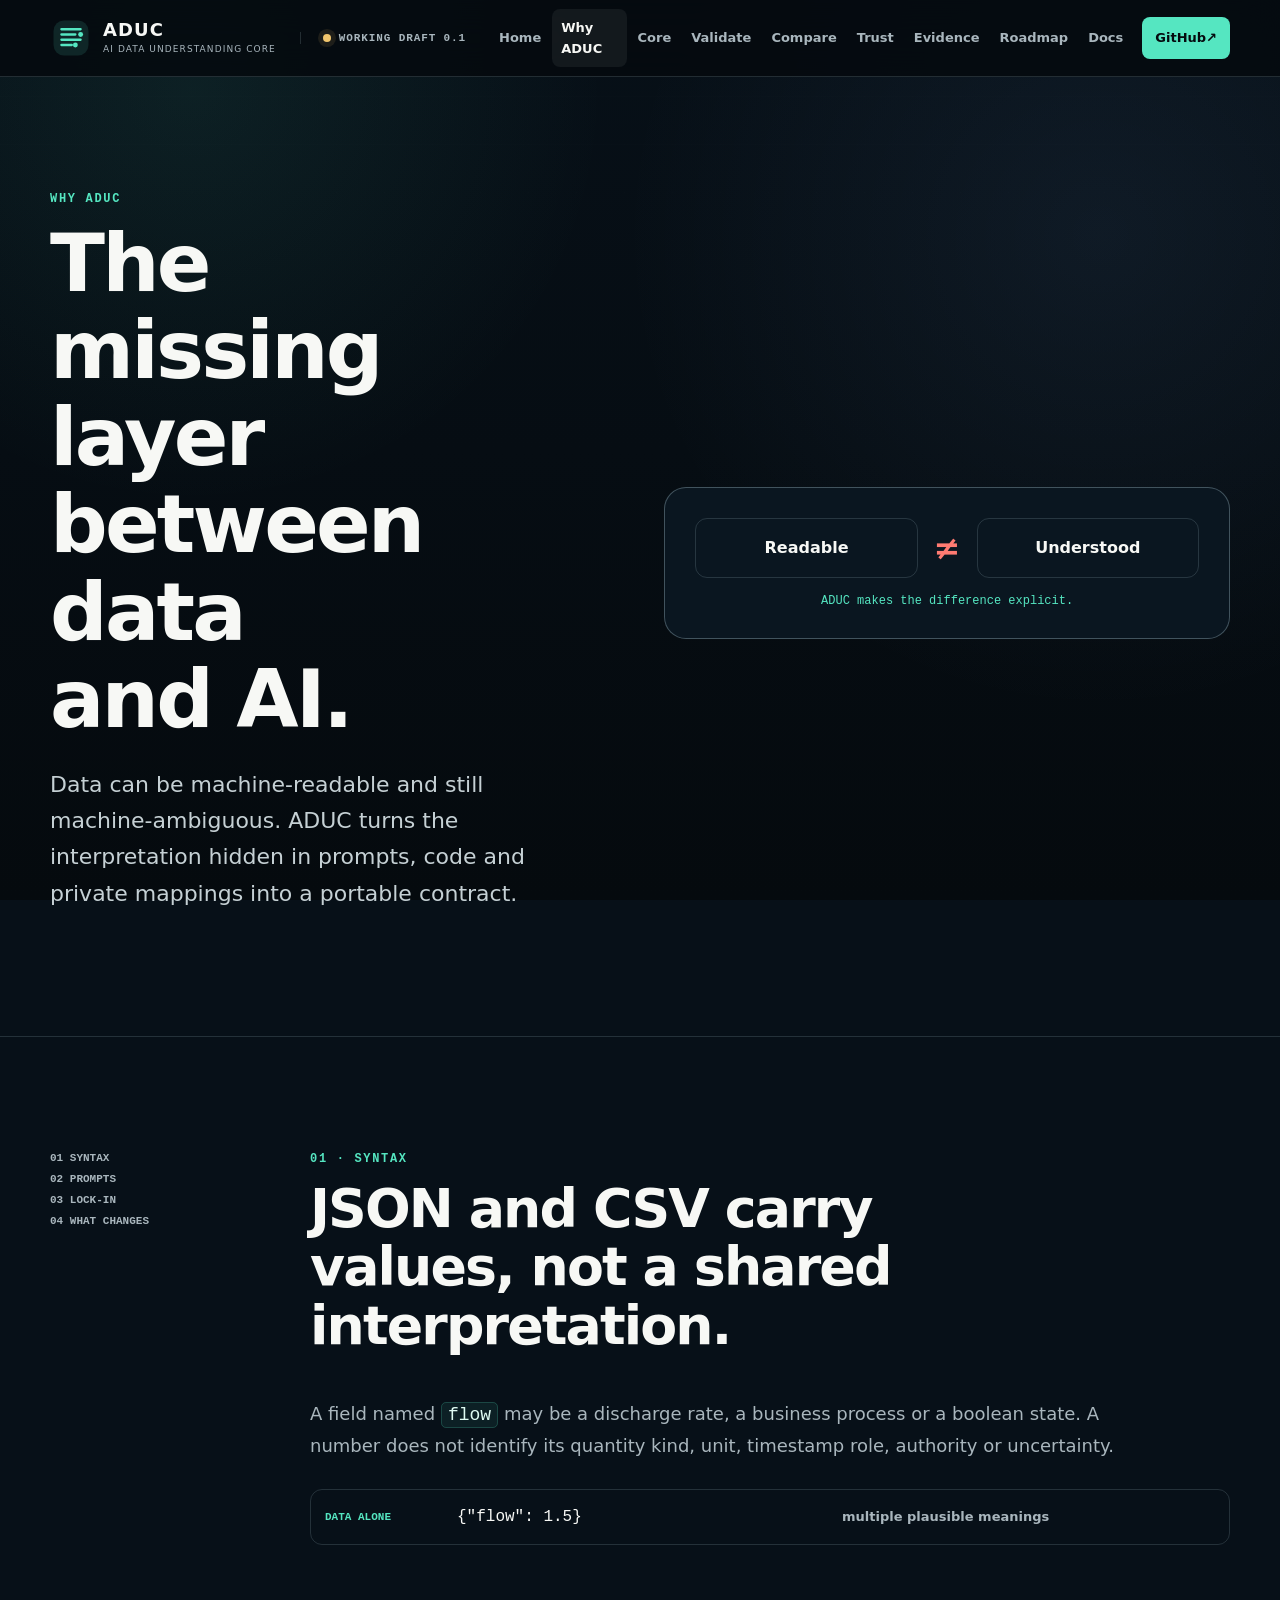
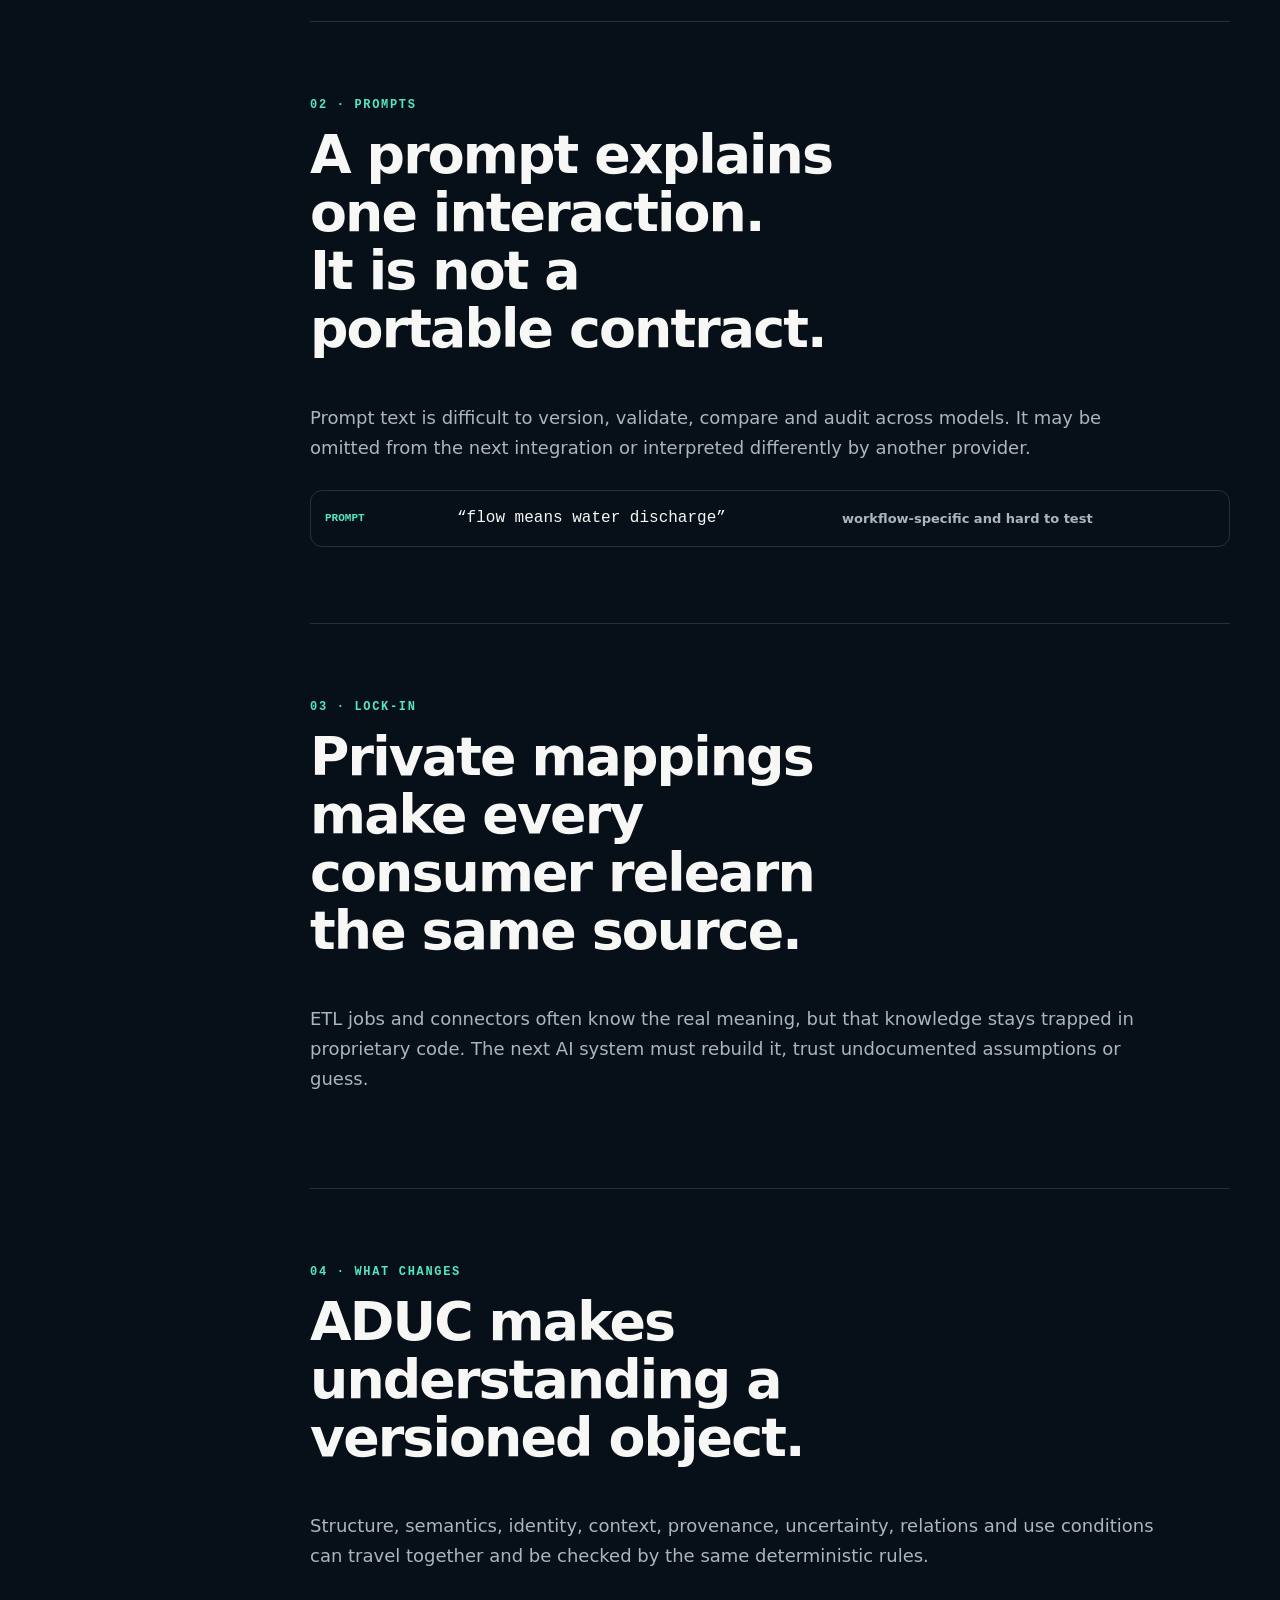
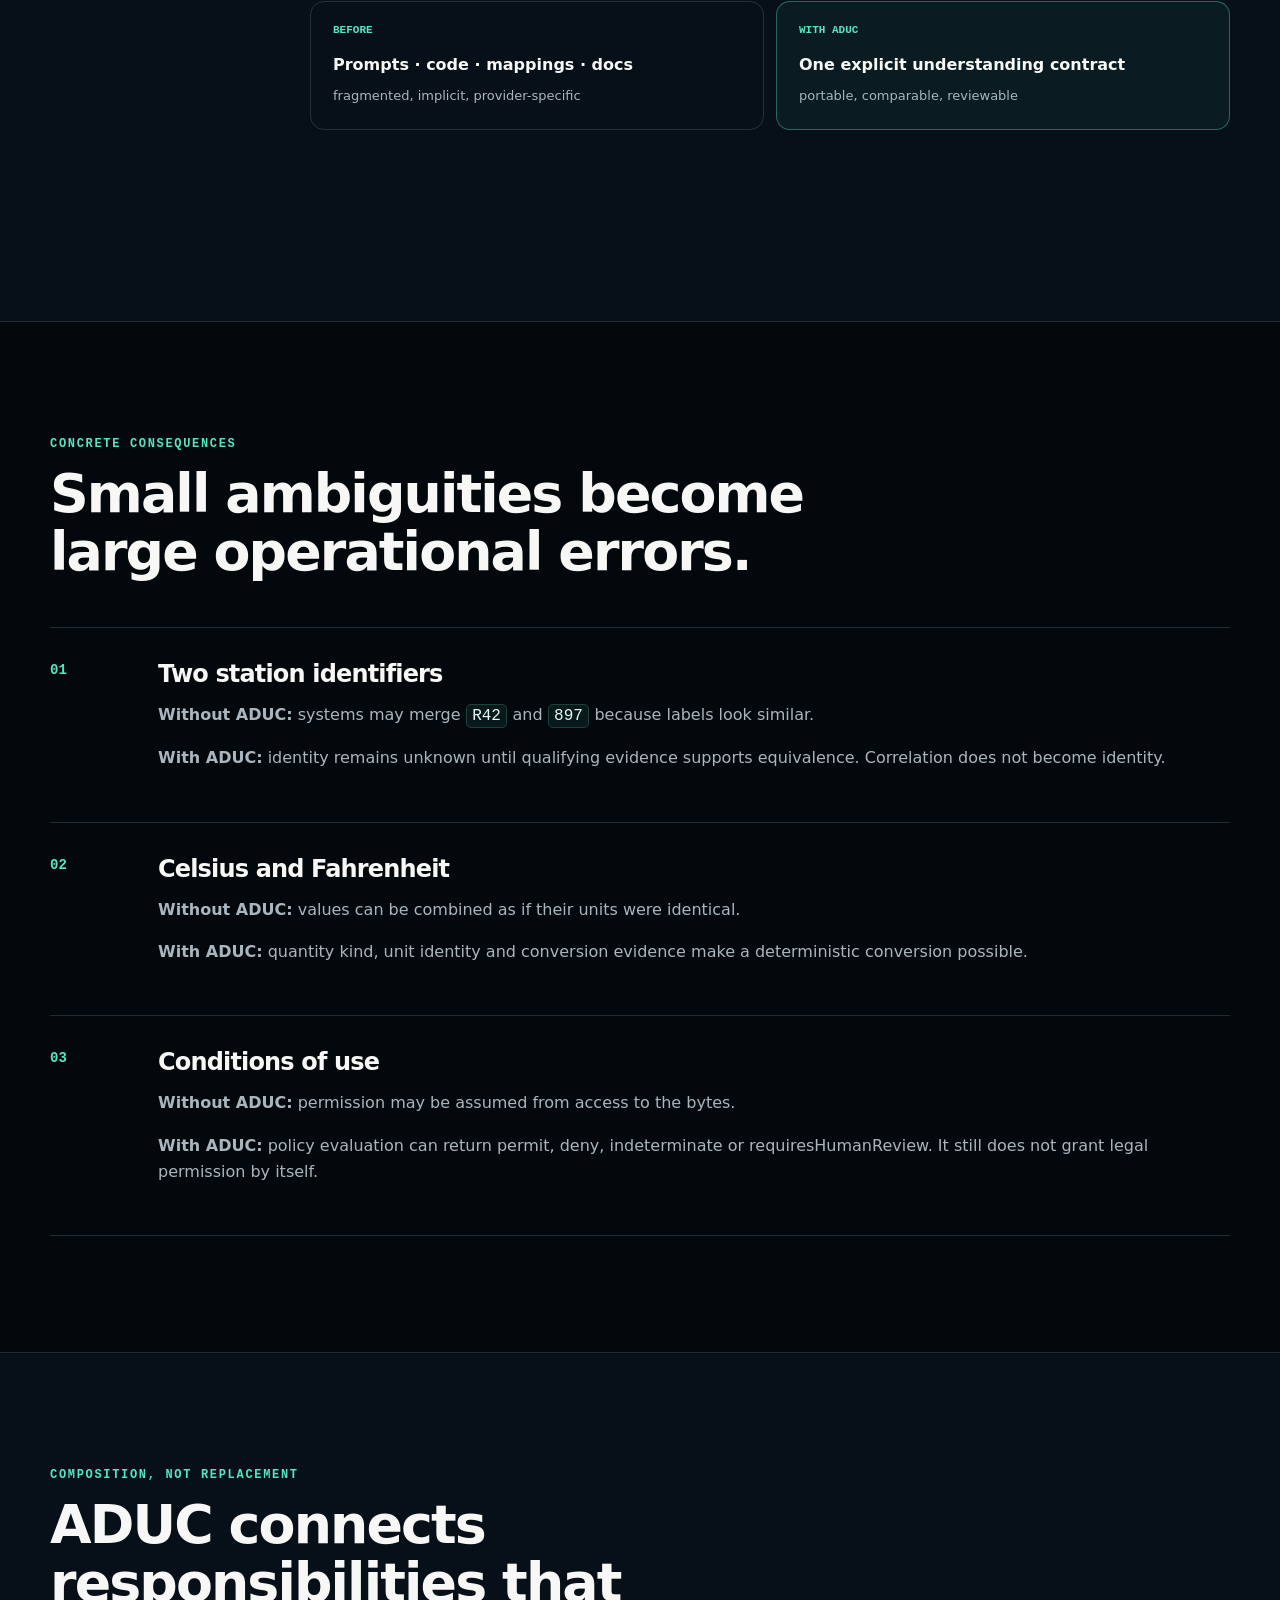
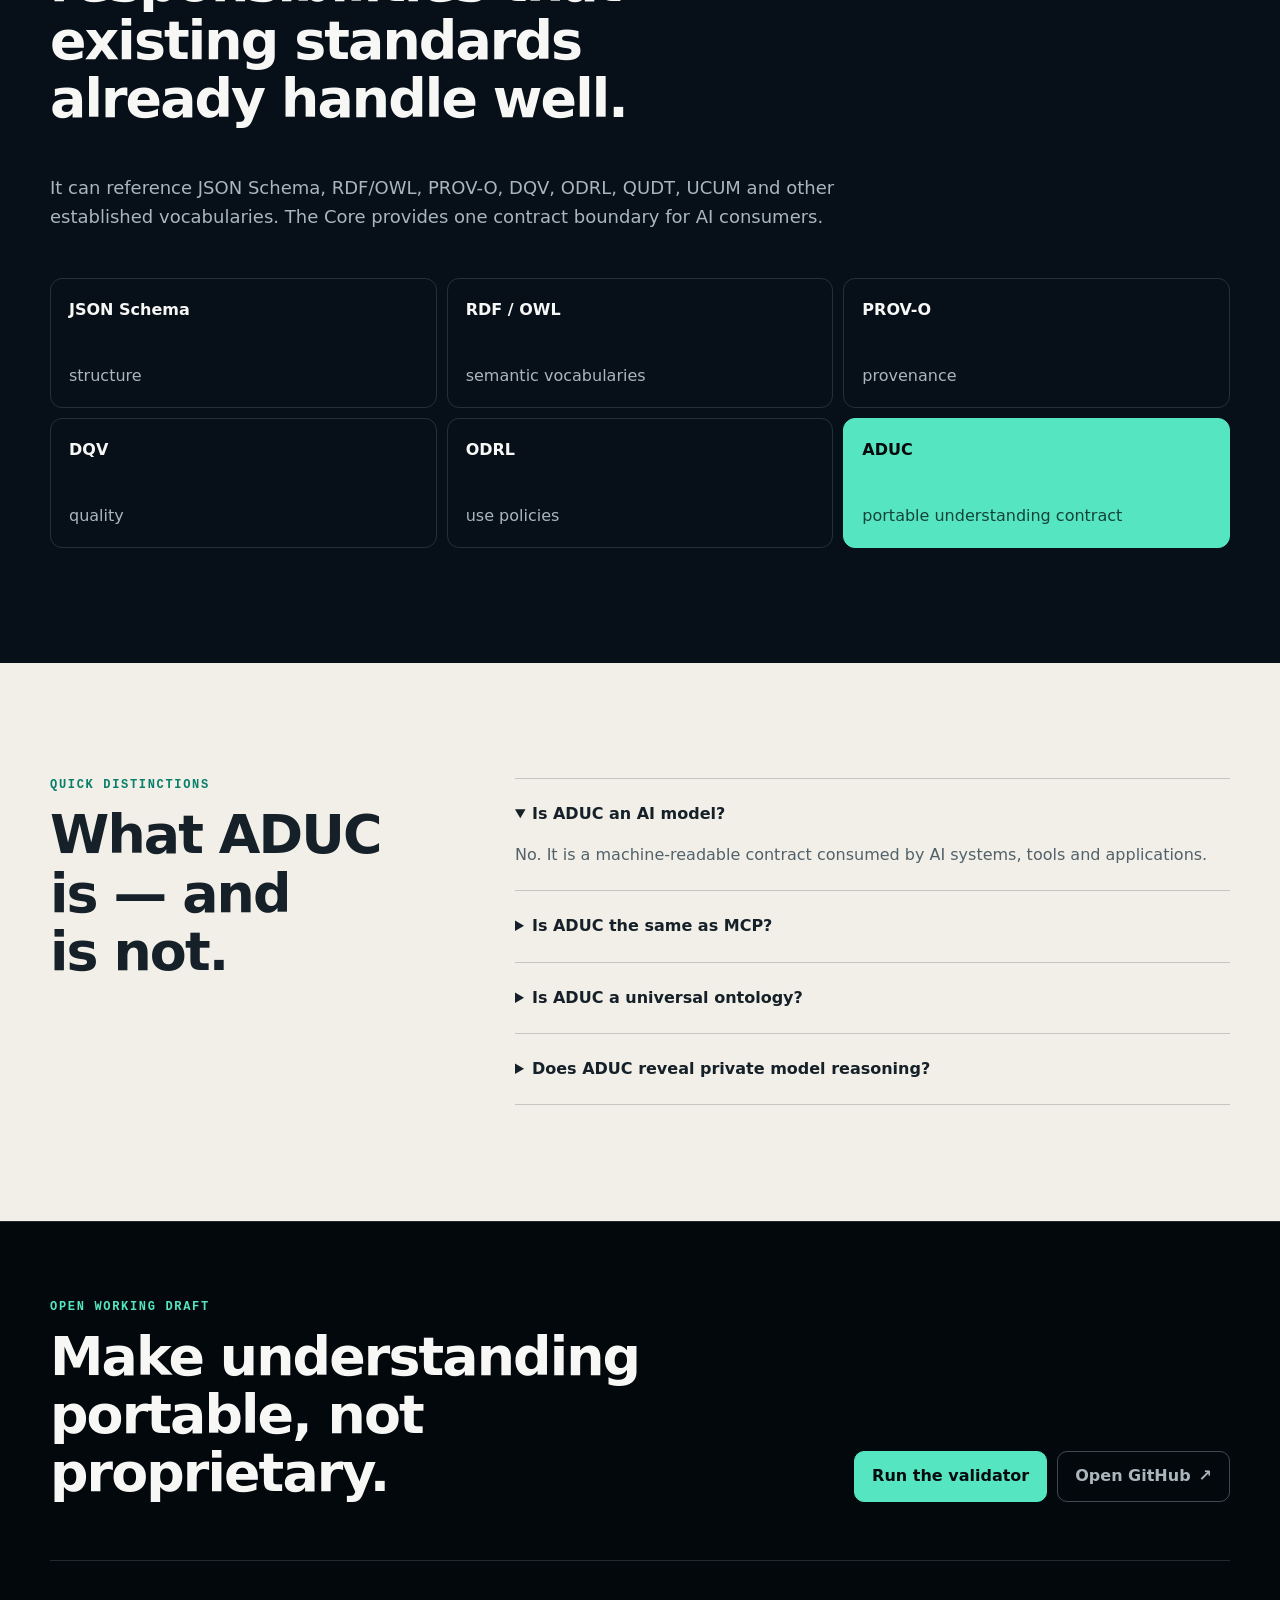
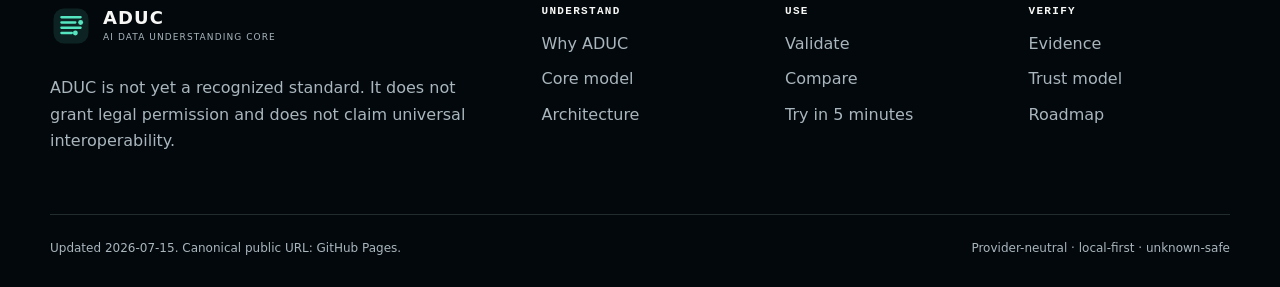
<file: website/why-aduc.html>
<!doctype html>
<html lang="en">
<head>
  <meta charset="utf-8">
  <meta name="viewport" content="width=device-width, initial-scale=1">
  <meta name="color-scheme" content="dark light">
  <title>Why ADUC — The missing data-understanding layer for AI</title>
  <meta name="description" content="Why JSON, CSV, prompts and proprietary mappings do not preserve portable understanding across AI systems.">
  <meta name="theme-color" content="#071018">
  <link rel="canonical" href="https://bacoul.github.io/AI-Data-Understanding-Core-ADUC/why-aduc.html">
  <meta property="og:type" content="website">
  <meta property="og:title" content="Why ADUC — The missing data-understanding layer for AI">
  <meta property="og:description" content="Why JSON, CSV, prompts and proprietary mappings do not preserve portable understanding across AI systems.">
  <meta property="og:url" content="https://bacoul.github.io/AI-Data-Understanding-Core-ADUC/why-aduc.html">
  <meta property="og:site_name" content="ADUC">
  <meta name="twitter:card" content="summary_large_image">
  <meta name="twitter:title" content="Why ADUC — The missing data-understanding layer for AI">
  <meta name="twitter:description" content="Why JSON, CSV, prompts and proprietary mappings do not preserve portable understanding across AI systems.">
  <script>document.documentElement.classList.add('js');</script>
  <link rel="stylesheet" href="assets/styles.css">
  <script defer src="assets/app.js"></script>
  <script type="application/ld+json">[{"@context":"https://schema.org","@type":"Organization","name":"AI Data Understanding Core","alternateName":"ADUC","url":"https://bacoul.github.io/AI-Data-Understanding-Core-ADUC/","sameAs":["https://github.com/BACOUL/AI-Data-Understanding-Core-ADUC"]},{"@context":"https://schema.org","@type":"WebSite","name":"ADUC","url":"https://bacoul.github.io/AI-Data-Understanding-Core-ADUC/","description":"Working Draft documentation for portable AI data understanding contracts."},{"@context":"https://schema.org","@type":"BreadcrumbList","itemListElement":[{"@type":"ListItem","position":1,"name":"Home","item":"https://bacoul.github.io/AI-Data-Understanding-Core-ADUC/"},{"@type":"ListItem","position":2,"name":"Why ADUC — The missing data-understanding layer for AI","item":"https://bacoul.github.io/AI-Data-Understanding-Core-ADUC/why-aduc.html"}]},{"@context":"https://schema.org","@type":"TechArticle","headline":"Why ADUC — The missing data-understanding layer for AI","description":"Why JSON, CSV, prompts and proprietary mappings do not preserve portable understanding across AI systems.","url":"https://bacoul.github.io/AI-Data-Understanding-Core-ADUC/why-aduc.html","dateModified":"2026-07-15","isAccessibleForFree":true,"about":["AI data interoperability","AI-readable data contract","portable data understanding","deterministic AI data validation","AI data provenance","multi-model data consistency"]}]</script>
</head>
<body data-page="why-aduc.html">
<a class="skip-link" href="#main">Skip to content</a>
<header class="site-header" data-site-header>
  <div class="shell header-row">
    <a class="brand" href="index.html" aria-label="ADUC home">
      <svg class="brand-symbol" viewBox="0 0 48 48" aria-hidden="true" focusable="false">
  <rect x="4" y="4" width="40" height="40" rx="12" fill="currentColor" opacity=".12"/>
  <path d="M13 14h22M13 20h16M13 26h22M13 32h12" fill="none" stroke="currentColor" stroke-width="2.6" stroke-linecap="round"/>
  <circle cx="35" cy="20" r="2.8" fill="currentColor"/>
  <circle cx="29" cy="32" r="2.8" fill="currentColor"/>
</svg>
      <span class="brand-wordmark"><strong>ADUC</strong><small>AI Data Understanding Core</small></span>
    </a>
    <div class="header-status" aria-label="Project status">
      <span class="status-pulse" aria-hidden="true"></span>
      Working Draft 0.1
    </div>
    <button class="nav-toggle" type="button" aria-expanded="false" aria-controls="primary-navigation" data-nav-toggle>
      <span class="sr-only">Open navigation</span>
      <span class="nav-toggle-lines" aria-hidden="true"><i></i><i></i></span>
    </button>
    <nav class="site-nav" id="primary-navigation" aria-label="Primary navigation" data-site-nav>
      <a href="index.html">Home</a><a href="why-aduc.html" aria-current="page">Why ADUC</a><a href="core.html">Core</a><a href="validate.html">Validate</a><a href="compare.html">Compare</a><a href="trust.html">Trust</a><a href="evidence.html">Evidence</a><a href="roadmap.html">Roadmap</a><a href="docs.html">Docs</a><a class="nav-github" href="https://github.com/BACOUL/AI-Data-Understanding-Core-ADUC">GitHub <span aria-hidden="true">↗</span></a>
    </nav>
  </div>
</header>
<main id="main">
<section class="page-hero page-hero-why"><div class="shell page-hero-grid"><div><p class="eyebrow">Why ADUC</p><h1>The missing layer between data and AI.</h1><p class="page-lead">Data can be machine-readable and still machine-ambiguous. ADUC turns the interpretation hidden in prompts, code and private mappings into a portable contract.</p></div><div class="hero-thesis"><span>Readable</span><b>≠</b><span>Understood</span><i>ADUC makes the difference explicit.</i></div></div></section>

<section class="section"><div class="shell narrative-grid"><aside class="narrative-index" aria-label="Page sections"><a href="#syntax">01 Syntax</a><a href="#prompts">02 Prompts</a><a href="#lock-in">03 Lock-in</a><a href="#changes">04 What changes</a></aside><div class="narrative-flow">
  <article id="syntax"><p class="eyebrow">01 · Syntax</p><h2>JSON and CSV carry values, not a shared interpretation.</h2><p>A field named <code>flow</code> may be a discharge rate, a business process or a boolean state. A number does not identify its quantity kind, unit, timestamp role, authority or uncertainty.</p><div class="contrast-line"><span>Data alone</span><code>{"flow": 1.5}</code><strong>multiple plausible meanings</strong></div></article>
  <article id="prompts"><p class="eyebrow">02 · Prompts</p><h2>A prompt explains one interaction. It is not a portable contract.</h2><p>Prompt text is difficult to version, validate, compare and audit across models. It may be omitted from the next integration or interpreted differently by another provider.</p><div class="contrast-line"><span>Prompt</span><code>“flow means water discharge”</code><strong>workflow-specific and hard to test</strong></div></article>
  <article id="lock-in"><p class="eyebrow">03 · Lock-in</p><h2>Private mappings make every consumer relearn the same source.</h2><p>ETL jobs and connectors often know the real meaning, but that knowledge stays trapped in proprietary code. The next AI system must rebuild it, trust undocumented assumptions or guess.</p></article>
  <article id="changes"><p class="eyebrow">04 · What changes</p><h2>ADUC makes understanding a versioned object.</h2><p>Structure, semantics, identity, context, provenance, uncertainty, relations and use conditions can travel together and be checked by the same deterministic rules.</p><div class="before-after"><div><small>Before</small><strong>Prompts · code · mappings · docs</strong><span>fragmented, implicit, provider-specific</span></div><div><small>With ADUC</small><strong>One explicit understanding contract</strong><span>portable, comparable, reviewable</span></div></div></article>
</div></div></section>

<section class="section section-ink"><div class="shell"><div class="section-heading wide"><p class="eyebrow">Concrete consequences</p><h2>Small ambiguities become large operational errors.</h2></div><div class="case-studies">
  <article><span class="case-number">01</span><div><h3>Two station identifiers</h3><p><strong>Without ADUC:</strong> systems may merge <code>R42</code> and <code>897</code> because labels look similar.</p><p><strong>With ADUC:</strong> identity remains unknown until qualifying evidence supports equivalence. Correlation does not become identity.</p></div></article>
  <article><span class="case-number">02</span><div><h3>Celsius and Fahrenheit</h3><p><strong>Without ADUC:</strong> values can be combined as if their units were identical.</p><p><strong>With ADUC:</strong> quantity kind, unit identity and conversion evidence make a deterministic conversion possible.</p></div></article>
  <article><span class="case-number">03</span><div><h3>Conditions of use</h3><p><strong>Without ADUC:</strong> permission may be assumed from access to the bytes.</p><p><strong>With ADUC:</strong> policy evaluation can return permit, deny, indeterminate or requiresHumanReview. It still does not grant legal permission by itself.</p></div></article>
</div></div></section>

<section class="section standards-section"><div class="shell"><div class="section-heading wide"><p class="eyebrow">Composition, not replacement</p><h2>ADUC connects responsibilities that existing standards already handle well.</h2><p>It can reference JSON Schema, RDF/OWL, PROV-O, DQV, ODRL, QUDT, UCUM and other established vocabularies. The Core provides one contract boundary for AI consumers.</p></div><div class="standards-matrix"><div><strong>JSON Schema</strong><span>structure</span></div><div><strong>RDF / OWL</strong><span>semantic vocabularies</span></div><div><strong>PROV-O</strong><span>provenance</span></div><div><strong>DQV</strong><span>quality</span></div><div><strong>ODRL</strong><span>use policies</span></div><div class="matrix-aduc"><strong>ADUC</strong><span>portable understanding contract</span></div></div></div></section>

<section class="section section-paper"><div class="shell faq-layout"><div class="section-heading"><p class="eyebrow">Quick distinctions</p><h2>What ADUC is — and is not.</h2></div><div class="faq">
<details open><summary>Is ADUC an AI model?</summary><p>No. It is a machine-readable contract consumed by AI systems, tools and applications.</p></details>
<details><summary>Is ADUC the same as MCP?</summary><p>No. MCP transports tool and agent interactions. A future adapter could transport an ADUC contract, but MCP is not the Core.</p></details>
<details><summary>Is ADUC a universal ontology?</summary><p>No. It references external vocabularies and ontologies instead of replacing them.</p></details>
<details><summary>Does ADUC reveal private model reasoning?</summary><p>No. It makes declared consumer behavior and contract handling auditable; it does not expose private chain-of-thought.</p></details>
</div></div></section>
</main>
<footer class="site-footer">
  <div class="shell footer-callout">
    <div>
      <p class="eyebrow">Open Working Draft</p>
      <h2>Make understanding portable, not proprietary.</h2>
    </div>
    <div class="footer-actions">
      <a class="button primary" href="docs.html">Run the validator</a>
      <a class="button quiet" href="https://github.com/BACOUL/AI-Data-Understanding-Core-ADUC">Open GitHub <span aria-hidden="true">↗</span></a>
    </div>
  </div>
  <div class="shell footer-grid">
    <div class="footer-intro">
      <a class="brand" href="index.html"><svg class="brand-symbol" viewBox="0 0 48 48" aria-hidden="true" focusable="false">
  <rect x="4" y="4" width="40" height="40" rx="12" fill="currentColor" opacity=".12"/>
  <path d="M13 14h22M13 20h16M13 26h22M13 32h12" fill="none" stroke="currentColor" stroke-width="2.6" stroke-linecap="round"/>
  <circle cx="35" cy="20" r="2.8" fill="currentColor"/>
  <circle cx="29" cy="32" r="2.8" fill="currentColor"/>
</svg><span class="brand-wordmark"><strong>ADUC</strong><small>AI Data Understanding Core</small></span></a>
      <p>ADUC is not yet a recognized standard. It does not grant legal permission and does not claim universal interoperability.</p>
    </div>
    <div><h2>Understand</h2><a href="why-aduc.html">Why ADUC</a><a href="core.html">Core model</a><a href="architecture.html">Architecture</a></div>
    <div><h2>Use</h2><a href="validate.html">Validate</a><a href="compare.html">Compare</a><a href="docs.html">Try in 5 minutes</a></div>
    <div><h2>Verify</h2><a href="evidence.html">Evidence</a><a href="trust.html">Trust model</a><a href="roadmap.html">Roadmap</a></div>
  </div>
  <div class="shell footer-bottom"><span>Updated 2026-07-15. Canonical public URL: GitHub Pages.</span><span>Provider-neutral · local-first · unknown-safe</span></div>
</footer>
</body>
</html>
</file>
<file: website/assets/styles.css>
:root {
  --ink-950: #050a0e;
  --ink-900: #071018;
  --ink-850: #0a1620;
  --ink-800: #0f1d28;
  --ink-700: #182b38;
  --paper: #f1efe7;
  --paper-soft: #e7e3d8;
  --text: #f7f8f5;
  --muted: #a9b6bd;
  --line: rgba(170, 199, 211, .18);
  --line-strong: rgba(170, 199, 211, .34);
  --signal: #55e6c1;
  --signal-dark: #0b9f87;
  --amber: #f2c66d;
  --red: #ff7b72;
  --violet: #c5a7ff;
  --blue: #84b9ff;
  --slate: #96a9b4;
  --shadow: 0 24px 80px rgba(0, 0, 0, .28);
  --radius-sm: 8px;
  --radius: 16px;
  --radius-lg: 28px;
  --shell: 1180px;
  --sans: Inter, ui-sans-serif, system-ui, -apple-system, BlinkMacSystemFont, "Segoe UI", sans-serif;
  --mono: "SFMono-Regular", Consolas, "Liberation Mono", monospace;
  --serif: Georgia, "Times New Roman", serif;
}

* { box-sizing: border-box; }
html { overflow-x: clip; scroll-behavior: smooth; scroll-padding-top: 96px; }
body {
  margin: 0;
  max-width: 100%;
  overflow-x: clip;
  color: var(--text);
  background: var(--ink-900);
  font-family: var(--sans);
  line-height: 1.65;
  -webkit-font-smoothing: antialiased;
}
body::before {
  content: "";
  position: fixed;
  inset: 0;
  z-index: -2;
  pointer-events: none;
  background:
    radial-gradient(circle at 15% 10%, rgba(85, 230, 193, .08), transparent 26rem),
    radial-gradient(circle at 86% 26%, rgba(132, 185, 255, .07), transparent 30rem),
    linear-gradient(180deg, var(--ink-900), var(--ink-950));
}
body::after {
  content: "";
  position: fixed;
  inset: 0;
  z-index: -1;
  pointer-events: none;
  opacity: .18;
  background-image:
    linear-gradient(rgba(255,255,255,.055) 1px, transparent 1px),
    linear-gradient(90deg, rgba(255,255,255,.035) 1px, transparent 1px);
  background-size: 48px 48px;
  mask-image: linear-gradient(to bottom, black, transparent 80%);
}

img, svg { display: block; max-width: 100%; }
a { color: inherit; text-underline-offset: .18em; }
button, input, textarea, select { font: inherit; }
code, pre { font-family: var(--mono); }
:focus-visible { outline: 3px solid var(--amber); outline-offset: 4px; }
.sr-only { position: absolute; width: 1px; height: 1px; padding: 0; margin: -1px; overflow: clip; clip: rect(0,0,0,0); white-space: nowrap; border: 0; }
.shell { width: min(calc(100% - 40px), var(--shell)); margin-inline: auto; }
.shell > * { min-width: 0; }
.skip-link { position: fixed; top: 12px; left: 12px; z-index: 999; transform: translateY(-180%); padding: 10px 14px; border-radius: 8px; color: var(--ink-950); background: var(--signal); font-weight: 800; }
.skip-link:focus { transform: translateY(0); }

.site-header { position: sticky; top: 0; z-index: 50; border-bottom: 1px solid var(--line); background: rgba(5, 10, 14, .86); backdrop-filter: blur(18px); }
.header-row { min-height: 76px; display: grid; grid-template-columns: auto auto 1fr; align-items: center; gap: 24px; }
.brand { display: inline-flex; align-items: center; gap: 11px; width: fit-content; text-decoration: none; }
.brand-symbol { width: 42px; height: 42px; color: var(--signal); flex: 0 0 auto; }
.brand-wordmark { display: grid; line-height: 1.05; }
.brand-wordmark strong { font-size: 18px; letter-spacing: .06em; }
.brand-wordmark small { margin-top: 5px; color: var(--muted); font-size: 9px; letter-spacing: .12em; text-transform: uppercase; }
.header-status { display: inline-flex; align-items: center; gap: 8px; padding-left: 22px; border-left: 1px solid var(--line); color: var(--muted); font: 700 11px var(--mono); text-transform: uppercase; letter-spacing: .08em; }
.status-pulse { width: 8px; height: 8px; border-radius: 50%; background: var(--amber); box-shadow: 0 0 0 5px rgba(242, 198, 109, .1); }
.site-nav { display: flex; align-items: center; justify-content: flex-end; gap: 2px; }
.site-nav a { min-height: 42px; display: inline-flex; align-items: center; padding: 8px 9px; border-radius: 8px; color: var(--muted); text-decoration: none; font-size: 13px; font-weight: 720; }
.site-nav a:hover, .site-nav a[aria-current="page"] { color: var(--text); background: rgba(255,255,255,.06); }
.site-nav .nav-github { margin-left: 8px; padding-inline: 13px; color: var(--ink-950); background: var(--signal); }
.site-nav .nav-github:hover { color: var(--ink-950); background: #82f4d7; }
.nav-toggle { display: none; width: 46px; height: 46px; place-items: center; padding: 0; border: 1px solid var(--line-strong); border-radius: 12px; color: var(--text); background: var(--ink-800); cursor: pointer; }
.nav-toggle-lines { width: 20px; display: grid; gap: 6px; }
.nav-toggle-lines i { display: block; height: 2px; border-radius: 2px; background: currentColor; transition: transform .18s ease; }
.nav-toggle[aria-expanded="true"] .nav-toggle-lines i:first-child { transform: translateY(4px) rotate(45deg); }
.nav-toggle[aria-expanded="true"] .nav-toggle-lines i:last-child { transform: translateY(-4px) rotate(-45deg); }

.eyebrow { margin: 0 0 14px; color: var(--signal); font: 800 12px var(--mono); letter-spacing: .14em; text-transform: uppercase; }
h1, h2, h3 { margin-top: 0; line-height: 1.08; letter-spacing: -.035em; text-wrap: balance; }
h1 { font-size: clamp(46px, 6.3vw, 88px); }
h2 { font-size: clamp(32px, 4.2vw, 58px); }
h3 { font-size: clamp(19px, 2vw, 24px); }
p { margin-top: 0; }
p code, li code, td code { padding: .12em .34em; border: 1px solid rgba(85,230,193,.2); border-radius: 5px; color: #dffbf3; background: rgba(85,230,193,.08); overflow-wrap: anywhere; }
.section { padding: clamp(72px, 9vw, 132px) 0; }
.section-paper { color: #152028; background: var(--paper); }
.section-paper .eyebrow { color: #087e6b; }
.section-paper code { color: #145548; background: rgba(11,159,135,.08); border-color: rgba(11,159,135,.2); }
.section-ink { background: #03080c; border-block: 1px solid var(--line); }
.section-heading { max-width: 620px; }
.section-heading.wide { max-width: 880px; margin-bottom: 46px; }
.section-heading p:not(.eyebrow) { color: var(--muted); font-size: 18px; }
.section-paper .section-heading p:not(.eyebrow) { color: #52616a; }
.section-split { display: grid; grid-template-columns: .82fr 1.18fr; gap: clamp(38px, 8vw, 110px); align-items: start; }
.sticky-heading { position: sticky; top: 118px; }

.button { min-height: 50px; display: inline-flex; align-items: center; justify-content: center; gap: 8px; padding: 11px 17px; border: 1px solid var(--line-strong); border-radius: 10px; text-decoration: none; font-weight: 800; }
.button.primary { color: var(--ink-950); border-color: var(--signal); background: var(--signal); }
.button.primary:hover { background: #80f5d7; }
.button.secondary { color: var(--text); background: rgba(255,255,255,.045); }
.button.quiet { color: var(--muted); background: transparent; }
.text-link { display: inline-flex; gap: 7px; align-items: center; color: var(--signal-dark); font-weight: 800; }
.hero-actions { display: flex; flex-wrap: wrap; gap: 12px; margin-top: 30px; }

.home-hero { padding: clamp(62px, 8vw, 116px) 0 clamp(70px, 8vw, 110px); border-bottom: 1px solid var(--line); }
.home-hero-grid { display: grid; grid-template-columns: minmax(0, .95fr) minmax(420px, 1.05fr); gap: clamp(42px, 7vw, 92px); align-items: center; }
.hero-meta { display: flex; flex-wrap: wrap; gap: 10px 16px; align-items: center; margin-bottom: 24px; color: var(--muted); font: 700 12px var(--mono); }
.draft-badge { display: inline-flex; padding: 7px 10px; border: 1px solid rgba(242,198,109,.35); border-radius: 999px; color: var(--amber); background: rgba(242,198,109,.08); text-transform: uppercase; letter-spacing: .08em; }
.home-hero h1 { max-width: 11ch; margin-bottom: 24px; }
.hero-definition { max-width: 66ch; margin-bottom: 16px; padding-left: 18px; border-left: 3px solid var(--signal); color: #e9efed; font-size: clamp(18px, 2vw, 22px); }
.hero-support { max-width: 64ch; color: var(--muted); font-size: 16px; }
.hero-quickproof { display: flex; flex-wrap: wrap; gap: 10px 22px; margin-top: 34px; color: var(--muted); font-size: 13px; }
.hero-quickproof span { display: inline-flex; gap: 7px; align-items: baseline; }
.hero-quickproof strong { color: var(--signal); font: 800 18px var(--mono); }

.understanding-stage { position: relative; min-height: 610px; padding: 28px; border: 1px solid var(--line-strong); border-radius: var(--radius-lg); background: linear-gradient(145deg, rgba(16,31,42,.94), rgba(5,12,17,.98)); box-shadow: var(--shadow); overflow: clip; }
.understanding-stage::before { content: ""; position: absolute; inset: 0; pointer-events: none; background-image: linear-gradient(rgba(255,255,255,.035) 1px,transparent 1px),linear-gradient(90deg,rgba(255,255,255,.035) 1px,transparent 1px); background-size: 32px 32px; mask-image: linear-gradient(black, transparent); }
.stage-label { position: relative; margin-bottom: 22px; color: var(--amber); font: 800 11px var(--mono); letter-spacing: .14em; text-transform: uppercase; }
.stage-source, .stage-contract, .stage-checks, .stage-consumers { position: relative; }
.stage-source { display: flex; gap: 14px; align-items: center; padding: 14px 16px; border: 1px solid var(--line); border-radius: 12px; background: rgba(2,8,12,.68); }
.stage-index { display: grid; place-items: center; width: 32px; height: 32px; flex: 0 0 auto; border-radius: 50%; color: var(--ink-950); background: var(--signal); font: 800 11px var(--mono); }
.stage-source small, .stage-source code { display: block; }
.stage-source small { color: var(--muted); }
.stage-source code { margin-top: 3px; color: var(--text); overflow-wrap: anywhere; }
.stage-connector { height: 26px; position: relative; }
.stage-connector::before { content: ""; position: absolute; left: 31px; top: 0; bottom: 0; width: 1px; background: var(--signal); }
.stage-connector span { position: absolute; left: 27px; bottom: 1px; width: 9px; height: 9px; border-right: 2px solid var(--signal); border-bottom: 2px solid var(--signal); transform: rotate(45deg); }
.stage-contract { padding: 17px; border: 1px solid rgba(85,230,193,.42); border-radius: 16px; background: rgba(9,25,32,.95); box-shadow: inset 0 0 0 1px rgba(85,230,193,.06); }
.contract-header { display: flex; align-items: center; gap: 11px; margin-bottom: 15px; }
.contract-header strong { margin-right: auto; font-size: 14px; }
.contract-lines { display: grid; grid-template-columns: repeat(3, 1fr); gap: 6px; margin-bottom: 15px; }
.contract-lines span { padding: 7px 8px; border-left: 2px solid var(--signal); color: #c4d1d6; background: rgba(255,255,255,.035); font: 700 10px var(--mono); }
.contract-fact { display: grid; grid-template-columns: 105px 1fr; gap: 8px; padding: 8px 0; border-top: 1px solid var(--line); font-size: 12px; }
.contract-fact code { color: var(--amber); }
.contract-fact span { color: #d8e2e5; overflow-wrap: anywhere; }
.stage-checks { display: grid; grid-template-columns: auto 1fr; gap: 2px 12px; margin: 22px 0; padding: 12px 15px; border: 1px dashed var(--line-strong); border-radius: 10px; color: var(--muted); }
.stage-checks > span { grid-row: 1 / 3; color: var(--signal); font: 800 12px var(--mono); }
.stage-checks strong { color: var(--text); font-size: 13px; }
.stage-checks em { font: normal 10px var(--mono); }
.stage-consumers { display: grid; grid-template-columns: 1fr 1fr; gap: 10px; }
.stage-consumers div { padding: 13px; border: 1px solid var(--line); border-radius: 12px; background: rgba(255,255,255,.03); }
.stage-consumers span, .stage-consumers strong { display: block; }
.stage-consumers span { color: var(--muted); font-size: 11px; }
.stage-consumers strong { margin-top: 3px; font-size: 13px; }

.proof-ribbon { border-bottom: 1px solid var(--line); background: rgba(255,255,255,.025); }
.proof-ribbon-grid { min-height: 78px; display: grid; grid-template-columns: repeat(4, 1fr) auto; align-items: center; gap: 16px; }
.proof-ribbon span { color: var(--muted); font-size: 13px; }
.proof-ribbon strong { margin-right: 5px; color: var(--text); font: 800 16px var(--mono); }
.proof-ribbon a { color: var(--signal); font-weight: 800; text-decoration: none; }

.problem-ledger { border-top: 1px solid var(--line); }
.problem-ledger article { display: grid; grid-template-columns: 58px 1fr; gap: 20px; padding: 28px 0; border-bottom: 1px solid var(--line); }
.problem-ledger article > span { color: var(--slate); font: 800 13px var(--mono); }
.problem-ledger h3 { margin-bottom: 8px; }
.problem-ledger p { margin: 0; color: var(--muted); }
.problem-ledger .problem-answer { margin-top: 18px; padding: 28px; border: 1px solid rgba(85,230,193,.3); border-radius: 14px; background: rgba(85,230,193,.055); }
.problem-ledger .problem-answer > span { color: var(--signal); }
.problem-ledger .problem-answer p { color: #d8e5e3; }

.protocol-rail { display: grid; grid-template-columns: repeat(4, 1fr); gap: 0; padding: 0; margin: 0; list-style: none; border: 1px solid rgba(21,32,40,.2); border-radius: 18px; overflow: clip; }
.protocol-rail li { position: relative; min-height: 250px; padding: 25px; border-right: 1px solid rgba(21,32,40,.16); }
.protocol-rail li:last-child { border-right: 0; }
.protocol-rail li::after { content: "→"; position: absolute; right: -10px; top: 30px; z-index: 2; display: grid; place-items: center; width: 20px; height: 20px; border-radius: 50%; color: var(--paper); background: #16232b; font-size: 11px; }
.protocol-rail li:last-child::after { display: none; }
.protocol-rail span { color: #087e6b; font: 800 13px var(--mono); }
.protocol-rail strong { display: block; margin: 34px 0 12px; font-size: 22px; line-height: 1.15; }
.protocol-rail p { color: #52616a; }

.core-spine { display: grid; grid-template-columns: repeat(5, 1fr); border: 1px solid var(--line); border-radius: 18px; overflow: clip; }
.core-node { min-height: 170px; display: grid; align-content: space-between; gap: 10px; padding: 18px; border-right: 1px solid var(--line); border-bottom: 1px solid var(--line); text-decoration: none; background: rgba(255,255,255,.025); }
.core-node:nth-child(5n) { border-right: 0; }
.core-node:nth-child(n+6) { border-bottom: 0; }
.core-node:hover { background: rgba(85,230,193,.055); }
.core-node[data-required="required"] { box-shadow: inset 0 3px 0 var(--signal); }
.core-node[data-required="optional"] { box-shadow: inset 0 3px 0 var(--line-strong); }
.core-node > span { color: var(--muted); font: 800 11px var(--mono); }
.core-node strong { font: 800 17px var(--mono); }
.core-node small { color: var(--muted); line-height: 1.35; }
.core-legend { display: flex; flex-wrap: wrap; gap: 22px; margin-top: 18px; color: var(--muted); font-size: 12px; }
.core-legend span { display: inline-flex; align-items: center; gap: 8px; }
.core-legend i { width: 18px; height: 3px; }
.legend-required { background: var(--signal); }
.legend-optional { background: var(--line-strong); }

.comparison-workbench { display: grid; grid-template-columns: 1fr 1fr; gap: 14px; }
.workbench-source { padding: 22px; border: 1px solid var(--line); border-radius: 16px; background: var(--ink-850); }
.workbench-source small, .workbench-source strong, .workbench-source code, .workbench-source span { display: block; }
.workbench-source small { color: var(--muted); font: 700 11px var(--mono); }
.workbench-source strong { margin: 18px 0 6px; font-size: 20px; }
.workbench-source code { color: var(--amber); font-size: 28px; }
.workbench-source span { margin-top: 14px; color: var(--muted); font-size: 13px; }
.workbench-engine { grid-column: 1 / -1; display: grid; grid-template-columns: 1fr 1fr 2fr; border: 1px solid rgba(85,230,193,.35); border-radius: 12px; overflow: clip; }
.workbench-engine span, .workbench-engine strong { padding: 13px; text-align: center; font: 700 12px var(--mono); }
.workbench-engine span { color: var(--muted); border-right: 1px solid var(--line); }
.workbench-engine strong { color: var(--ink-950); background: var(--signal); }
.workbench-outcomes { grid-column: 1 / -1; display: grid; grid-template-columns: repeat(5, 1fr); gap: 8px; }
.outcome { min-height: 105px; padding: 13px; border: 1px solid var(--line); border-radius: 10px; }
.outcome b, .outcome span { display: block; }
.outcome b { margin-bottom: 8px; font: 800 12px var(--mono); }
.outcome span { color: var(--muted); font-size: 11px; line-height: 1.4; }
.outcome-valid { border-color: rgba(85,230,193,.42)!important; background: rgba(85,230,193,.08)!important; }
.outcome-compatible { border-color: rgba(132,185,255,.42)!important; background: rgba(132,185,255,.08)!important; }
.outcome-unknown { border-color: rgba(150,169,180,.42)!important; background: rgba(150,169,180,.08)!important; }
.outcome-contested { border-color: rgba(242,198,109,.44)!important; background: rgba(242,198,109,.08)!important; }
.outcome-prohibited { border-color: rgba(255,123,114,.45)!important; background: rgba(255,123,114,.08)!important; }
.outcome-review { border-color: rgba(197,167,255,.45)!important; background: rgba(197,167,255,.08)!important; }
.outcome-deprecated { border-color: rgba(150,169,180,.35)!important; background: repeating-linear-gradient(135deg, rgba(150,169,180,.08), rgba(150,169,180,.08) 8px, transparent 8px, transparent 16px)!important; }
.outcome-inferred { border-color: rgba(132,185,255,.42)!important; background: rgba(132,185,255,.08)!important; }

.example-grid { display: grid; grid-template-columns: .75fr 1.25fr; gap: clamp(38px, 8vw, 100px); align-items: start; }
.code-frame { position: relative; min-width: 0; }
.code-block { width: 100%; max-width: 100%; margin: 0; padding: 24px; overflow-x: auto; border: 1px solid var(--line-strong); border-radius: 15px; color: #dce8e8; background: #03080c; font-size: 13px; line-height: 1.7; tab-size: 2; }
.code-block code { white-space: pre; }
.copy-button { position: absolute; top: 10px; right: 10px; z-index: 2; min-height: 34px; padding: 5px 10px; border: 1px solid var(--line-strong); border-radius: 7px; color: var(--text); background: rgba(15,29,40,.94); cursor: pointer; font-size: 12px; font-weight: 800; }
.section-paper .code-block { color: #dce8e8; }

.status-board { display: grid; grid-template-columns: repeat(2, 1fr); gap: 14px; }
.status-lane { padding: 23px; border: 1px solid rgba(21,32,40,.18); border-radius: 14px; background: rgba(255,255,255,.42); }
.status-lane header { display: flex; gap: 10px; align-items: center; }
.status-lane header span { width: 9px; height: 9px; border-radius: 50%; }
.status-lane h3 { margin: 0; font-size: 19px; }
.status-lane p { margin: 18px 0 0; color: #52616a; }
.lane-now header span { background: var(--signal-dark); }
.lane-progress header span { background: #b27b13; }
.lane-planned header span { background: #6f8490; }
.lane-proof header span { background: #a34d47; }

.principles-layout { display: grid; grid-template-columns: .72fr 1.28fr; gap: clamp(38px, 8vw, 110px); }
.principle-list { border-top: 1px solid var(--line); }
.principle-list article { display: grid; grid-template-columns: 190px 1fr; gap: 30px; padding: 25px 0; border-bottom: 1px solid var(--line); }
.principle-list span { color: var(--signal); font: 800 12px var(--mono); text-transform: uppercase; letter-spacing: .08em; }
.principle-list p { margin: 0; color: var(--muted); }

.final-cta-box { display: grid; grid-template-columns: .78fr 1.22fr; gap: 22px 50px; padding: clamp(28px,5vw,54px); border: 1px solid var(--line-strong); border-radius: 22px; background: linear-gradient(135deg, rgba(85,230,193,.08), rgba(132,185,255,.04)); }
.final-cta-box .hero-actions { grid-column: 2; margin-top: 0; }

.page-hero { padding: clamp(76px, 9vw, 128px) 0 clamp(62px, 8vw, 104px); border-bottom: 1px solid var(--line); }
.page-hero-grid { display: grid; grid-template-columns: minmax(0, .95fr) minmax(360px, 1.05fr); gap: clamp(42px, 8vw, 108px); align-items: center; }
.page-hero h1 { max-width: 12ch; margin-bottom: 24px; }
.page-lead { max-width: 66ch; color: #c5d0d4; font-size: clamp(18px, 2vw, 22px); }
.hero-thesis { display: grid; grid-template-columns: 1fr auto 1fr; gap: 16px; align-items: center; padding: 30px; border: 1px solid var(--line-strong); border-radius: 22px; background: var(--ink-850); }
.hero-thesis span { padding: 16px; border: 1px solid var(--line); border-radius: 12px; text-align: center; font-weight: 850; }
.hero-thesis b { color: var(--red); font-size: 32px; }
.hero-thesis i { grid-column: 1 / -1; color: var(--signal); text-align: center; font: normal 12px var(--mono); }

.narrative-grid { display: grid; grid-template-columns: 190px 1fr; gap: 70px; }
.narrative-index { position: sticky; top: 112px; align-self: start; display: grid; gap: 9px; }
.narrative-index a { color: var(--muted); text-decoration: none; font: 700 11px var(--mono); text-transform: uppercase; }
.narrative-index a:hover { color: var(--signal); }
.narrative-flow { display: grid; gap: 0; }
.narrative-flow article { padding: 0 0 76px; margin-bottom: 76px; border-bottom: 1px solid var(--line); }
.narrative-flow article:last-child { margin-bottom: 0; border-bottom: 0; }
.narrative-flow h2 { max-width: 17ch; }
.narrative-flow p:not(.eyebrow) { max-width: 74ch; color: var(--muted); font-size: 18px; }
.contrast-line { display: grid; grid-template-columns: 120px 1fr 1fr; gap: 12px; align-items: center; margin-top: 28px; padding: 14px; border: 1px solid var(--line); border-radius: 12px; }
.contrast-line span { color: var(--signal); font: 800 11px var(--mono); text-transform: uppercase; }
.contrast-line strong { color: var(--muted); font-size: 13px; }
.before-after { display: grid; grid-template-columns: 1fr 1fr; gap: 12px; margin-top: 30px; }
.before-after div { padding: 22px; border: 1px solid var(--line); border-radius: 14px; }
.before-after div:last-child { border-color: rgba(85,230,193,.38); background: rgba(85,230,193,.055); }
.before-after small, .before-after strong, .before-after span { display: block; }
.before-after small { color: var(--signal); font: 800 11px var(--mono); text-transform: uppercase; }
.before-after strong { margin: 16px 0 7px; }
.before-after span { color: var(--muted); font-size: 13px; }

.case-studies { display: grid; gap: 0; border-top: 1px solid var(--line); }
.case-studies article { display: grid; grid-template-columns: 80px 1fr; gap: 28px; padding: 34px 0; border-bottom: 1px solid var(--line); }
.case-number { color: var(--signal); font: 800 14px var(--mono); }
.case-studies h3 { margin-bottom: 14px; }
.case-studies p { color: var(--muted); }
.standards-matrix { display: grid; grid-template-columns: repeat(3, 1fr); gap: 10px; }
.standards-matrix div { min-height: 130px; display: grid; align-content: space-between; padding: 18px; border: 1px solid var(--line); border-radius: 12px; }
.standards-matrix span { color: var(--muted); }
.standards-matrix .matrix-aduc { color: var(--ink-950); border-color: var(--signal); background: var(--signal); }
.standards-matrix .matrix-aduc span { color: #14433a; }
.faq-layout { display: grid; grid-template-columns: .7fr 1.3fr; gap: 80px; }
.faq details { padding: 22px 0; border-top: 1px solid rgba(21,32,40,.2); }
.faq details:last-child { border-bottom: 1px solid rgba(21,32,40,.2); }
.faq summary { cursor: pointer; font-weight: 850; }
.faq p { margin: 14px 0 0; color: #52616a; }

.core-orbit { position: relative; min-height: 410px; display: grid; place-items: center; border: 1px solid var(--line-strong); border-radius: 50%; background: radial-gradient(circle, rgba(85,230,193,.1), transparent 58%); }
.orbit-center { display: grid; place-items: center; width: 140px; height: 140px; border-radius: 50%; color: var(--ink-950); background: var(--signal); text-align: center; font: 900 24px var(--mono); }
.orbit-center small { font: 700 10px var(--sans); text-transform: uppercase; }
.core-orbit > span { position: absolute; padding: 7px 10px; border: 1px solid var(--line); border-radius: 999px; color: var(--muted); background: var(--ink-850); font: 700 10px var(--mono); }
.core-orbit > span:nth-of-type(1) { top: 12%; left: 38%; }
.core-orbit > span:nth-of-type(2) { top: 25%; right: 9%; }
.core-orbit > span:nth-of-type(3) { top: 50%; right: 4%; }
.core-orbit > span:nth-of-type(4) { bottom: 18%; right: 13%; }
.core-orbit > span:nth-of-type(5) { bottom: 8%; left: 40%; }
.core-orbit > span:nth-of-type(6) { bottom: 19%; left: 9%; }
.core-orbit > span:nth-of-type(7) { top: 49%; left: 3%; }
.core-orbit > span:nth-of-type(8) { top: 24%; left: 10%; }
.minimum-envelope { display: grid; grid-template-columns: .7fr 1fr 1.2fr; gap: 20px; align-items: center; margin-bottom: 80px; padding: 22px; border: 1px solid var(--line-strong); border-radius: 14px; }
.minimum-envelope > span { color: var(--signal); font: 800 11px var(--mono); text-transform: uppercase; }
.minimum-envelope > strong { font-size: 19px; }
.minimum-envelope p { margin: 0; color: var(--muted); }
.core-detail-list { display: grid; }
.core-detail { display: grid; grid-template-columns: 230px 1fr; gap: 70px; padding: 50px 0; border-top: 1px solid var(--line); }
.core-detail-key { display: grid; align-content: start; gap: 9px; }
.core-detail-key span { color: var(--muted); font: 800 11px var(--mono); }
.core-detail-key code { color: var(--signal); font-size: 20px; }
.core-detail-key small { width: fit-content; padding: 4px 7px; border: 1px solid var(--line); border-radius: 999px; color: var(--muted); text-transform: uppercase; }
.core-detail h2 { margin-bottom: 12px; font-size: 36px; }
.core-detail p { color: var(--muted); }
.core-mini-example { width: fit-content; margin: 20px 0; padding: 10px 12px; border: 1px solid var(--line); border-radius: 8px; background: rgba(255,255,255,.03); }
.boundary-note { padding-left: 16px; border-left: 2px solid var(--amber); }
.boundary-layout { display: grid; grid-template-columns: .72fr 1.28fr; gap: 80px; }
.boundary-rules { border-top: 1px solid var(--line); }
.boundary-rules p { display: grid; grid-template-columns: 45px 1fr; gap: 16px; padding: 20px 0; margin: 0; border-bottom: 1px solid var(--line); color: var(--muted); }
.boundary-rules span { color: var(--signal); font: 800 11px var(--mono); }

.tool-terminal { padding: 18px; border: 1px solid var(--line-strong); border-radius: 18px; background: #02070a; box-shadow: var(--shadow); }
.tool-terminal .code-block { border: 0; padding: 42px 16px 20px; background: transparent; white-space: pre-wrap; }
.terminal-result { display: grid; grid-template-columns: auto 1fr; gap: 2px 9px; padding: 14px; border-top: 1px solid var(--line); }
.result-dot { grid-row: 1/3; width: 10px; height: 10px; margin-top: 5px; border-radius: 50%; background: var(--signal); }
.terminal-result small { color: var(--muted); }
.command-grid, .report-grid { display: grid; grid-template-columns: .7fr 1.3fr; gap: 80px; align-items: start; }
.validation-pipeline { padding: 0; margin: 0; list-style: none; border-top: 1px solid rgba(21,32,40,.2); }
.validation-pipeline li { display: grid; grid-template-columns: 72px 1fr; gap: 24px; padding: 24px 0; border-bottom: 1px solid rgba(21,32,40,.2); }
.validation-pipeline span { color: #087e6b; font: 800 12px var(--mono); }
.validation-pipeline strong { display: block; margin-bottom: 5px; font-size: 20px; }
.validation-pipeline p { margin: 0; color: #52616a; }
.boundary-strip { display: grid; grid-template-columns: repeat(4, 1fr); border: 1px solid var(--line); border-radius: 14px; overflow: clip; }
.boundary-strip span { min-height: 100px; display: grid; place-items: center; padding: 15px; border-right: 1px solid var(--line); color: var(--muted); text-align: center; font-weight: 800; }
.boundary-strip span:last-child { border-right: 0; }

.compare-signal { display: grid; grid-template-columns: 1fr auto 1fr; gap: 18px; align-items: center; }
.compare-signal div { min-height: 190px; display: grid; align-content: center; padding: 22px; border: 1px solid var(--line); border-radius: 16px; background: var(--ink-850); }
.compare-signal small, .compare-signal strong, .compare-signal span { display: block; }
.compare-signal small { color: var(--signal); font: 800 11px var(--mono); text-transform: uppercase; }
.compare-signal strong { margin: 13px 0; font-size: 23px; }
.compare-signal span { color: var(--muted); font-size: 12px; }
.compare-signal i { color: var(--red); font: normal 36px var(--serif); }
.assessment-spectrum { display: flex; flex-wrap: wrap; gap: 9px; }
.assessment-spectrum span, .state-vocabulary span { padding: 10px 13px; border: 1px solid rgba(21,32,40,.2); border-radius: 999px; font: 800 12px var(--mono); }
.compare-explanation { display: grid; grid-template-columns: .7fr 1.3fr; gap: 80px; }
.compare-rules { display: grid; grid-template-columns: 1fr 1fr; gap: 12px; }
.compare-rules article { padding: 22px; border: 1px solid var(--line); border-radius: 12px; }
.compare-rules span { color: var(--signal); font: 800 11px var(--mono); text-transform: uppercase; }
.compare-rules p { margin: 16px 0 0; color: var(--muted); }
.change-cases { display: grid; grid-template-columns: repeat(3, 1fr); gap: 12px; }
.change-cases > div { padding: 20px; border: 1px solid var(--line); border-radius: 12px; }
.change-cases code, .change-cases strong, .change-cases span { display: block; width: fit-content; }
.change-cases strong { margin: 14px 0; }
.change-cases p { margin: 15px 0 0; color: var(--muted); }
.state-chip { display: inline-flex; padding: 4px 8px; border: 1px solid var(--line); border-radius: 999px; font: 800 10px var(--mono); white-space: nowrap; }
.state-valid { color: var(--signal); border-color: rgba(85,230,193,.4); background: rgba(85,230,193,.08); }
.state-review { color: var(--violet); border-color: rgba(197,167,255,.4); background: rgba(197,167,255,.08); }
.state-prohibited { color: var(--red); border-color: rgba(255,123,114,.4); background: rgba(255,123,114,.08); }

.architecture-stack { display: grid; padding: 20px; border: 1px solid var(--line-strong); border-radius: 18px; background: var(--ink-850); }
.architecture-stack span { margin-top: 12px; color: var(--signal); font: 800 10px var(--mono); text-transform: uppercase; }
.architecture-stack strong { padding: 12px 14px; border-left: 3px solid var(--signal); background: rgba(255,255,255,.035); }
.architecture-lanes { display: grid; }
.architecture-lanes article { display: grid; grid-template-columns: 80px 1fr auto; gap: 28px; align-items: start; padding: 32px 0; border-top: 1px solid var(--line); }
.architecture-lanes > article > span { color: var(--signal); font: 800 12px var(--mono); }
.architecture-lanes h2 { margin-bottom: 8px; font-size: 32px; }
.architecture-lanes p { margin: 0; color: var(--muted); }
.architecture-lanes a { color: var(--signal); }
.architecture-lanes .future { opacity: .78; }

.trust-seal { width: min(100%, 390px); aspect-ratio: 1; display: grid; place-items: center; align-content: center; margin-inline: auto; border: 1px solid var(--line-strong); border-radius: 50%; background: radial-gradient(circle, rgba(150,169,180,.12), transparent 62%); }
.trust-seal::before, .trust-seal::after { content: ""; position: absolute; border-radius: 50%; }
.trust-seal strong { font: 900 clamp(34px,5vw,58px) var(--mono); letter-spacing: -.06em; }
.trust-seal span { color: var(--slate); }
.trust-seal i { margin-top: 18px; padding: 6px 9px; border: 1px solid var(--line); border-radius: 999px; color: var(--amber); font: normal 10px var(--mono); }
.trust-principles { display: grid; grid-template-columns: repeat(3, 1fr); gap: 12px; }
.trust-principles article { min-height: 260px; padding: 24px; border: 1px solid var(--line); border-radius: 14px; background: rgba(255,255,255,.025); }
.trust-principles > article > span { color: var(--signal); font: 800 11px var(--mono); }
.trust-principles h2 { margin: 50px 0 12px; font-size: 26px; }
.trust-principles p { color: var(--muted); }
.state-vocabulary { display: flex; flex-wrap: wrap; gap: 10px; }

.evidence-counter { display: grid; grid-template-columns: 1fr 1fr; gap: 10px; }
.evidence-counter div { min-height: 135px; display: grid; align-content: center; padding: 18px; border: 1px solid var(--line); border-radius: 12px; }
.evidence-counter strong { color: var(--signal); font: 900 42px var(--mono); }
.evidence-counter span { color: var(--muted); }
.evidence-timeline { display: grid; }
.evidence-timeline article { display: grid; grid-template-columns: 70px 1fr auto; gap: 24px; align-items: center; padding: 30px 0; border-top: 1px solid var(--line); }
.evidence-timeline > article > span { color: var(--signal); font: 800 12px var(--mono); }
.evidence-timeline h2 { margin-bottom: 7px; font-size: 30px; }
.evidence-timeline p { margin: 0; color: var(--muted); }
.evidence-timeline a { color: var(--signal); font-weight: 800; }
.proof-boundary { display: grid; grid-template-columns: 1fr .8fr; gap: 80px; align-items: start; }
.proof-boundary p { color: #52616a; }
.proof-checklist { display: grid; gap: 8px; }
.proof-checklist span { padding: 14px; border-left: 3px solid #a34d47; background: rgba(163,77,71,.07); font-weight: 750; }

.roadmap-now { padding: 24px; border: 1px solid rgba(242,198,109,.4); border-radius: 16px; background: rgba(242,198,109,.07); }
.roadmap-now small, .roadmap-now strong, .roadmap-now span { display: block; }
.roadmap-now small { color: var(--amber); font: 800 11px var(--mono); text-transform: uppercase; }
.roadmap-now strong { margin: 18px 0 8px; font-size: 24px; }
.roadmap-now span { color: var(--muted); }
.roadmap-track { display: grid; }
.roadmap-track article { display: grid; grid-template-columns: 100px 1fr 150px; gap: 26px; align-items: center; padding: 30px 0; border-top: 1px solid var(--line); }
.roadmap-track > article > span { color: var(--muted); font: 800 12px var(--mono); }
.roadmap-track h2 { margin-bottom: 7px; font-size: 30px; }
.roadmap-track p { margin: 0; color: var(--muted); }
.roadmap-track > article > strong { text-align: right; font: 800 12px var(--mono); text-transform: uppercase; }
.roadmap-track .complete > strong { color: var(--signal); }
.roadmap-track .active > strong { color: var(--amber); }
.roadmap-track .blocked > strong { color: var(--red); }

.quickstart-steps { display: grid; grid-template-columns: 1fr 1fr; gap: 8px; }
.quickstart-steps span { padding: 15px; border: 1px solid var(--line); border-radius: 10px; color: var(--muted); font: 800 12px var(--mono); }
.docs-flow { display: grid; }
.docs-flow article { display: grid; grid-template-columns: 80px 1fr; gap: 28px; padding: 38px 0; border-top: 1px solid var(--line); }
.docs-flow > article > span { color: var(--signal); font: 800 12px var(--mono); }
.docs-flow h2 { font-size: 30px; }
.tool-index { display: grid; grid-template-columns: repeat(3, 1fr); gap: 10px; }
.tool-index code { padding: 14px; border: 1px solid rgba(21,32,40,.18); border-radius: 8px; color: #145548; background: rgba(11,159,135,.06); overflow-wrap: anywhere; }

.example-summary { display: grid; grid-template-columns: auto 1fr; gap: 8px 20px; padding: 22px; border: 1px solid var(--line); border-radius: 16px; }
.example-summary span { color: var(--muted); font: 700 11px var(--mono); }
.example-summary strong { overflow-wrap: anywhere; }
.spec-mark { min-height: 320px; display: grid; place-items: center; align-content: center; border: 1px solid var(--line-strong); border-radius: 50%; background: radial-gradient(circle, rgba(85,230,193,.11), transparent 62%); }
.spec-mark strong { color: var(--signal); font: 900 70px var(--mono); }
.spec-mark span, .spec-mark small { display: block; }
.spec-mark span { font-weight: 800; }
.spec-mark small { margin-top: 8px; color: var(--muted); }
.spec-directory { display: grid; grid-template-columns: repeat(3, 1fr); gap: 12px; }
.spec-directory a { min-height: 190px; display: grid; align-content: space-between; padding: 22px; border: 1px solid var(--line); border-radius: 14px; text-decoration: none; }
.spec-directory a:hover { border-color: var(--signal); background: rgba(85,230,193,.045); }
.spec-directory span { color: var(--signal); font: 800 11px var(--mono); text-transform: uppercase; }
.spec-directory strong { margin: 24px 0 8px; font-size: 21px; }
.spec-directory small { color: var(--muted); }
.not-found h1 { max-width: 14ch; }
.link-rail { display: flex; flex-wrap: wrap; gap: 10px; }
.link-rail a { padding: 12px 15px; border: 1px solid var(--line); border-radius: 9px; text-decoration: none; }

.site-footer { padding: 78px 0 28px; border-top: 1px solid var(--line); background: #03080c; }
.footer-callout { display: flex; justify-content: space-between; gap: 40px; align-items: end; padding-bottom: 58px; margin-bottom: 44px; border-bottom: 1px solid var(--line); }
.footer-callout h2 { max-width: 16ch; margin-bottom: 0; }
.footer-actions { display: flex; flex-wrap: wrap; gap: 10px; }
.footer-grid { display: grid; grid-template-columns: 1.45fr repeat(3, .65fr); gap: 42px; }
.footer-intro p { max-width: 42ch; margin-top: 20px; color: var(--muted); }
.footer-grid h2 { margin-bottom: 14px; color: var(--text); font: 800 11px var(--mono); text-transform: uppercase; letter-spacing: .12em; }
.footer-grid > div:not(.footer-intro) a { display: block; width: fit-content; margin: 9px 0; color: var(--muted); text-decoration: none; }
.footer-grid a:hover { color: var(--signal); }
.footer-bottom { display: flex; justify-content: space-between; gap: 20px; padding-top: 24px; margin-top: 44px; border-top: 1px solid var(--line); color: var(--muted); font-size: 12px; }

@media(max-width:1080px) {
  .header-status { display: none; }
  .header-row { grid-template-columns: auto 1fr; }
  .home-hero-grid, .page-hero-grid { grid-template-columns: 1fr; }
  .understanding-stage { min-height: auto; }
  .proof-ribbon-grid { grid-template-columns: repeat(2, 1fr); padding-block: 18px; }
  .proof-ribbon a { grid-column: 1 / -1; }
  .core-spine { grid-template-columns: repeat(2, 1fr); }
  .core-node:nth-child(n) { border-right: 1px solid var(--line); border-bottom: 1px solid var(--line); }
  .core-node:nth-child(2n) { border-right: 0; }
  .core-node:nth-last-child(-n+2) { border-bottom: 0; }
  .workbench-outcomes { grid-template-columns: repeat(3, 1fr); }
  .trust-principles { grid-template-columns: 1fr 1fr; }
}

@media(max-width:900px) {
  .js .nav-toggle { display: grid; justify-self: end; }
  .header-row { grid-template-columns: 1fr auto; min-height: 68px; gap: 14px; }
  .brand-symbol { width: 38px; height: 38px; }
  .brand-wordmark small { display: none; }
  .site-nav { grid-column: 1 / -1; display: grid; grid-template-columns: 1fr 1fr; gap: 4px; padding: 8px 0 18px; }
  .js .site-nav { position: fixed; top: 68px; left: 0; right: 0; max-height: calc(100dvh - 68px); overflow-y: auto; padding: 18px 20px 28px; border-bottom: 1px solid var(--line-strong); background: rgba(5,10,14,.98); box-shadow: 0 20px 60px rgba(0,0,0,.42); transform: translateY(-120%); visibility: hidden; transition: transform .2s ease, visibility .2s ease; }
  .js .site-nav[data-open="true"] { transform: translateY(0); visibility: visible; }
  .site-nav a { min-height: 48px; padding: 11px 13px; border: 1px solid transparent; font-size: 15px; }
  .site-nav a:hover, .site-nav a[aria-current="page"] { border-color: var(--line); }
  .site-nav .nav-github { grid-column: 1 / -1; justify-content: center; margin: 8px 0 0; }
  body.nav-open { overflow: clip; }
  .section-split, .principles-layout, .command-grid, .report-grid, .compare-explanation, .boundary-layout, .faq-layout, .proof-boundary, .example-grid, .final-cta-box { grid-template-columns: 1fr; }
  .sticky-heading, .narrative-index { position: static; }
  .narrative-grid { grid-template-columns: 1fr; gap: 32px; }
  .narrative-index { display: flex; flex-wrap: wrap; }
  .protocol-rail { grid-template-columns: 1fr 1fr; }
  .protocol-rail li:nth-child(2) { border-right: 0; }
  .protocol-rail li:nth-child(-n+2) { border-bottom: 1px solid rgba(21,32,40,.16); }
  .protocol-rail li:nth-child(2)::after { display: none; }
  .minimum-envelope { grid-template-columns: 1fr; }
  .core-detail { grid-template-columns: 150px 1fr; gap: 40px; }
  .final-cta-box .hero-actions { grid-column: 1; }
  .footer-grid { grid-template-columns: 1fr 1fr; }
}

@media(max-width:700px) {
  .shell { width: min(calc(100% - 28px), var(--shell)); }
  .site-nav { grid-template-columns: 1fr; }
  .site-nav .nav-github { grid-column: auto; }
  h1 { font-size: clamp(40px, 12vw, 58px); line-height: 1.02; }
  h2 { font-size: clamp(30px, 9vw, 44px); }
  .section { padding: 72px 0; }
  .home-hero { padding: 50px 0 72px; }
  .hero-meta { margin-bottom: 18px; }
  .home-hero h1 { max-width: 12ch; }
  .hero-definition { font-size: 17px; }
  .hero-actions { display: grid; grid-template-columns: 1fr; }
  .button { width: 100%; }
  .hero-quickproof { display: grid; grid-template-columns: 1fr 1fr; gap: 8px; }
  .understanding-stage { padding: 18px; border-radius: 18px; }
  .contract-lines { grid-template-columns: 1fr 1fr; }
  .contract-fact { grid-template-columns: 1fr; }
  .stage-consumers { grid-template-columns: 1fr; }
  .proof-ribbon-grid { grid-template-columns: 1fr 1fr; gap: 10px; }
  .proof-ribbon span { padding: 6px 0; }
  .problem-ledger article { grid-template-columns: 38px 1fr; gap: 12px; }
  .problem-ledger .problem-answer { padding: 20px; }
  .protocol-rail { grid-template-columns: 1fr; border-radius: 14px; }
  .protocol-rail li { min-height: auto; border-right: 0; border-bottom: 1px solid rgba(21,32,40,.16); }
  .protocol-rail li::after { display: none; }
  .protocol-rail li:last-child { border-bottom: 0; }
  .protocol-rail strong { margin-top: 22px; }
  .core-spine { grid-template-columns: 1fr 1fr; }
  .core-node { min-height: 145px; padding: 14px; }
  .comparison-workbench { grid-template-columns: 1fr; }
  .workbench-engine, .workbench-outcomes { grid-column: auto; }
  .workbench-engine { grid-template-columns: 1fr; }
  .workbench-engine span { border-right: 0; border-bottom: 1px solid var(--line); }
  .workbench-outcomes { grid-template-columns: 1fr 1fr; }
  .outcome { min-height: 92px; }
  .code-block { padding: 20px 16px; font-size: 11px; }
  .code-block code { white-space: pre; }
  .status-board { grid-template-columns: 1fr; }
  .principle-list article { grid-template-columns: 1fr; gap: 8px; }
  .footer-callout { display: grid; align-items: start; }
  .footer-actions { display: grid; }
  .footer-grid { grid-template-columns: 1fr 1fr; gap: 32px 20px; }
  .footer-intro { grid-column: 1 / -1; }
  .footer-bottom { flex-direction: column; }
  .hero-thesis, .compare-signal { grid-template-columns: 1fr; }
  .hero-thesis b, .compare-signal i { transform: rotate(90deg); text-align: center; }
  .contrast-line { grid-template-columns: 1fr; }
  .before-after, .standards-matrix { grid-template-columns: 1fr; }
  .case-studies article { grid-template-columns: 42px 1fr; gap: 14px; }
  .core-orbit { min-height: 330px; }
  .orbit-center { width: 110px; height: 110px; }
  .core-orbit > span { font-size: 8px; padding: 5px 7px; }
  .core-detail { grid-template-columns: 1fr; gap: 18px; padding: 38px 0; }
  .core-detail-key { display: flex; flex-wrap: wrap; align-items: center; }
  .boundary-strip { grid-template-columns: 1fr 1fr; }
  .boundary-strip span { min-height: 80px; border-bottom: 1px solid var(--line); }
  .boundary-strip span:nth-child(2n) { border-right: 0; }
  .assessment-spectrum { display: grid; grid-template-columns: 1fr 1fr; }
  .compare-rules, .change-cases, .trust-principles, .evidence-counter, .quickstart-steps, .tool-index, .spec-directory { grid-template-columns: 1fr; }
  .architecture-lanes article, .evidence-timeline article, .roadmap-track article { grid-template-columns: 50px 1fr; gap: 14px; }
  .architecture-lanes article > a, .evidence-timeline article > a, .roadmap-track article > strong { grid-column: 2; text-align: left; }
  .docs-flow article { grid-template-columns: 40px 1fr; gap: 12px; }
}

@media(max-width:390px) {
  .shell { width: min(calc(100% - 24px), var(--shell)); }
  h1 { font-size: clamp(38px, 11.4vw, 48px); }
  .brand-wordmark strong { font-size: 16px; }
  .hero-quickproof { grid-template-columns: 1fr; }
  .core-spine { grid-template-columns: 1fr; }
  .core-node:nth-child(n) { border-right: 0; border-bottom: 1px solid var(--line); }
  .core-node:last-child { border-bottom: 0; }
  .workbench-outcomes { grid-template-columns: 1fr; }
  .footer-grid { grid-template-columns: 1fr; }
  .footer-intro { grid-column: auto; }
  .assessment-spectrum { grid-template-columns: 1fr; }
}

@media(prefers-reduced-motion:reduce) {
  *, *::before, *::after { scroll-behavior: auto!important; animation-duration: .01ms!important; animation-iteration-count: 1!important; transition-duration: .01ms!important; }
}
</file>
